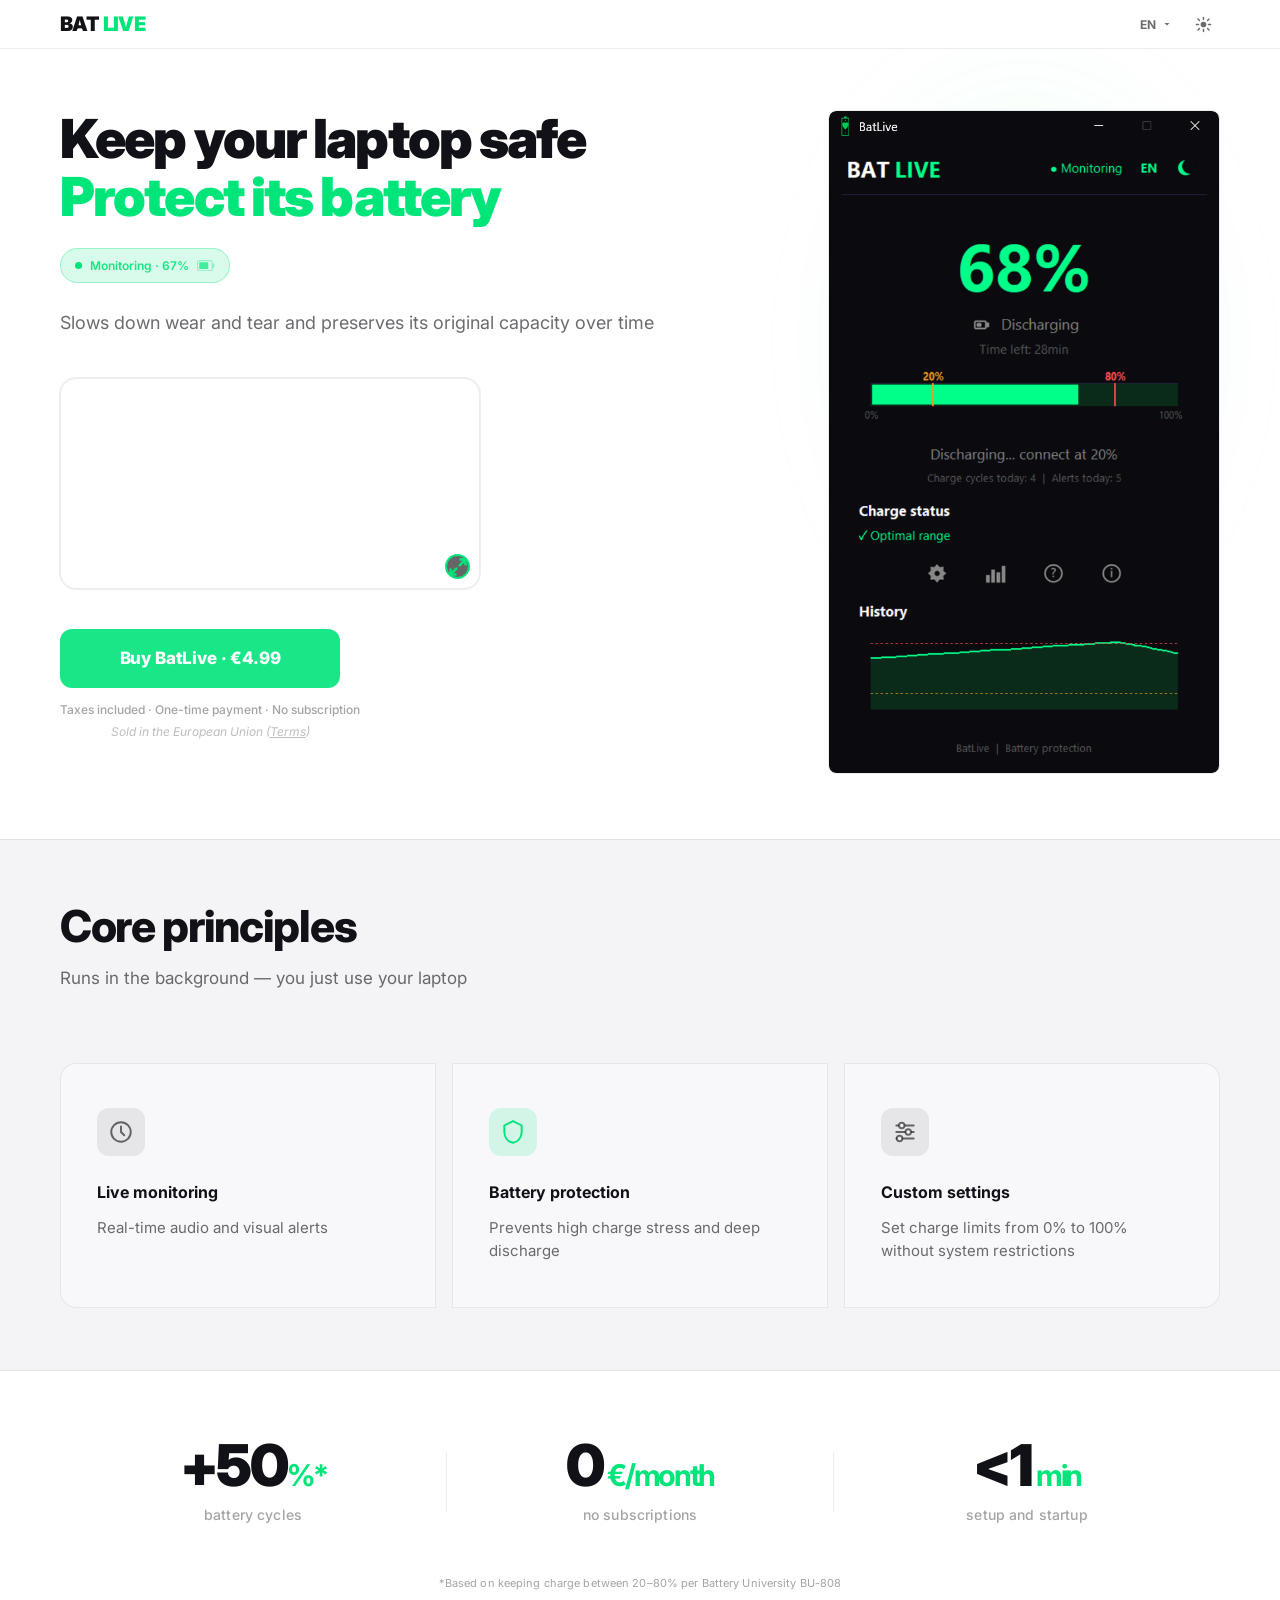
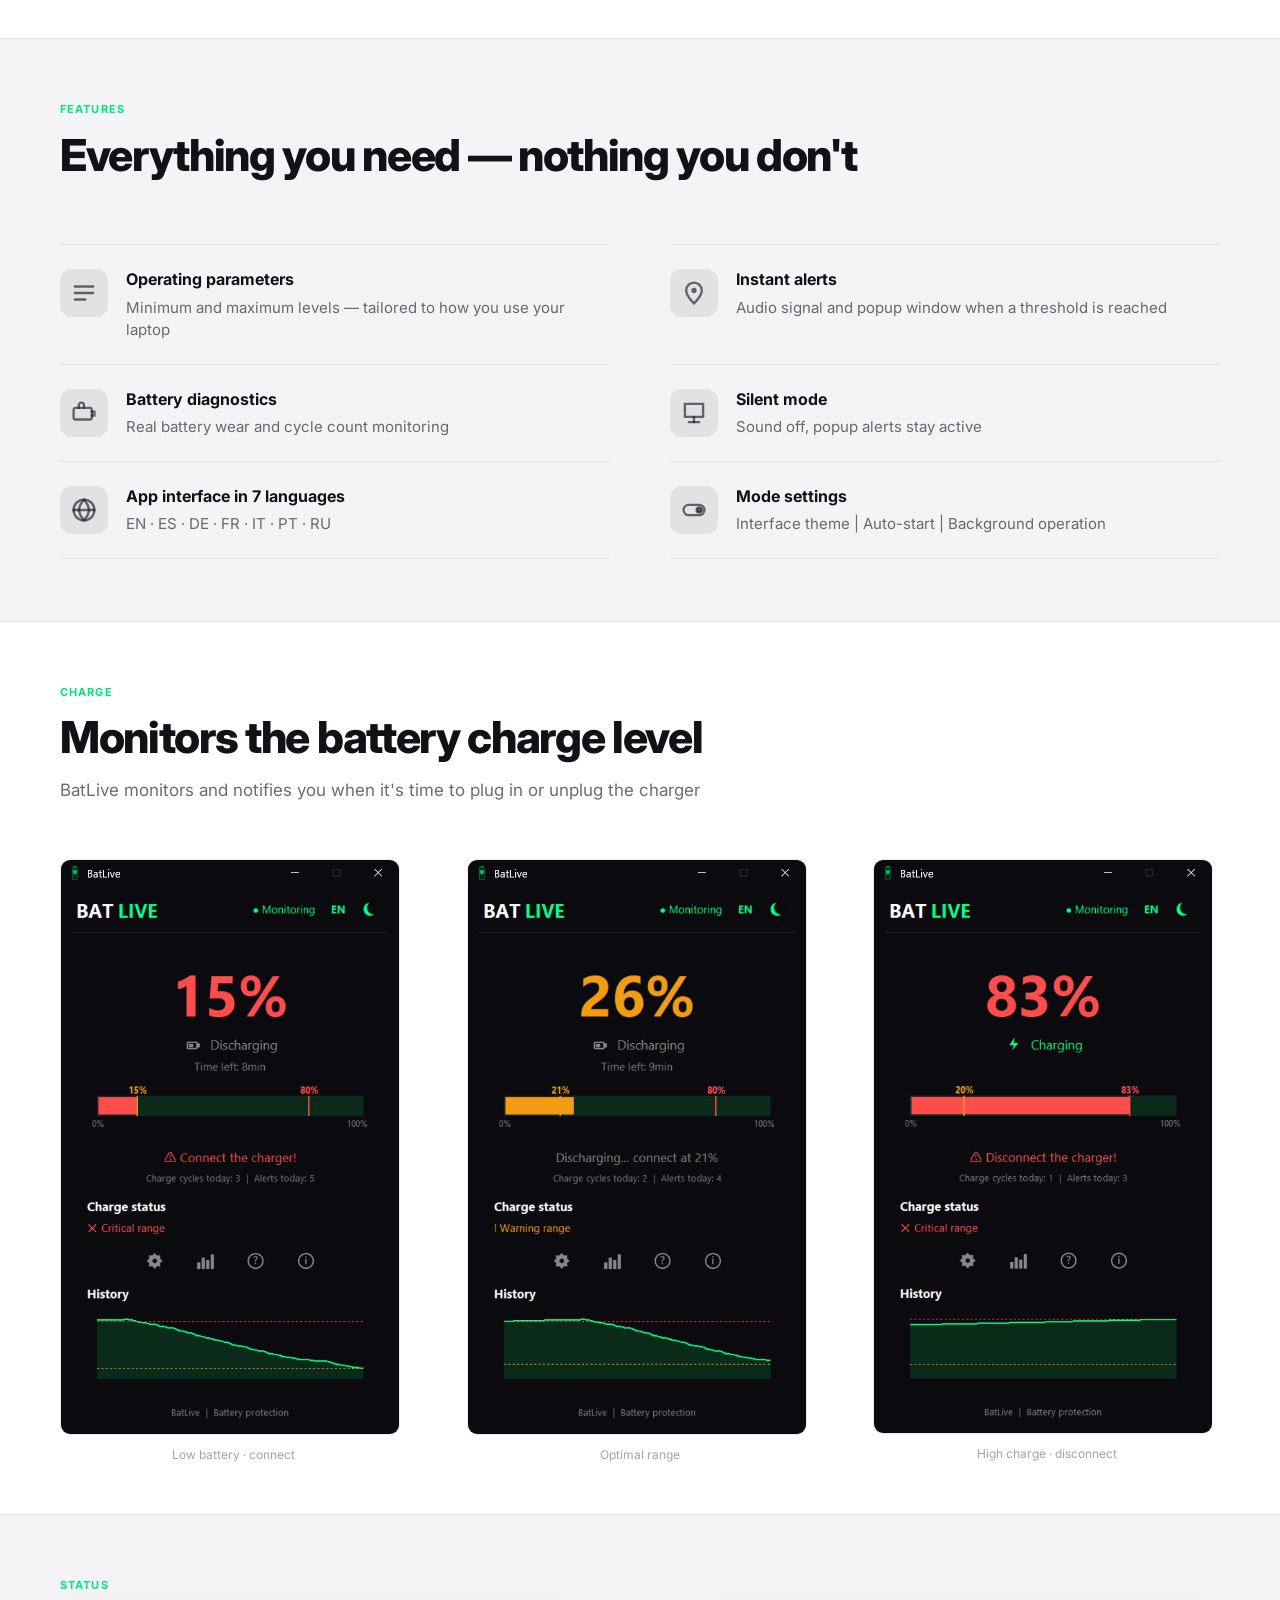
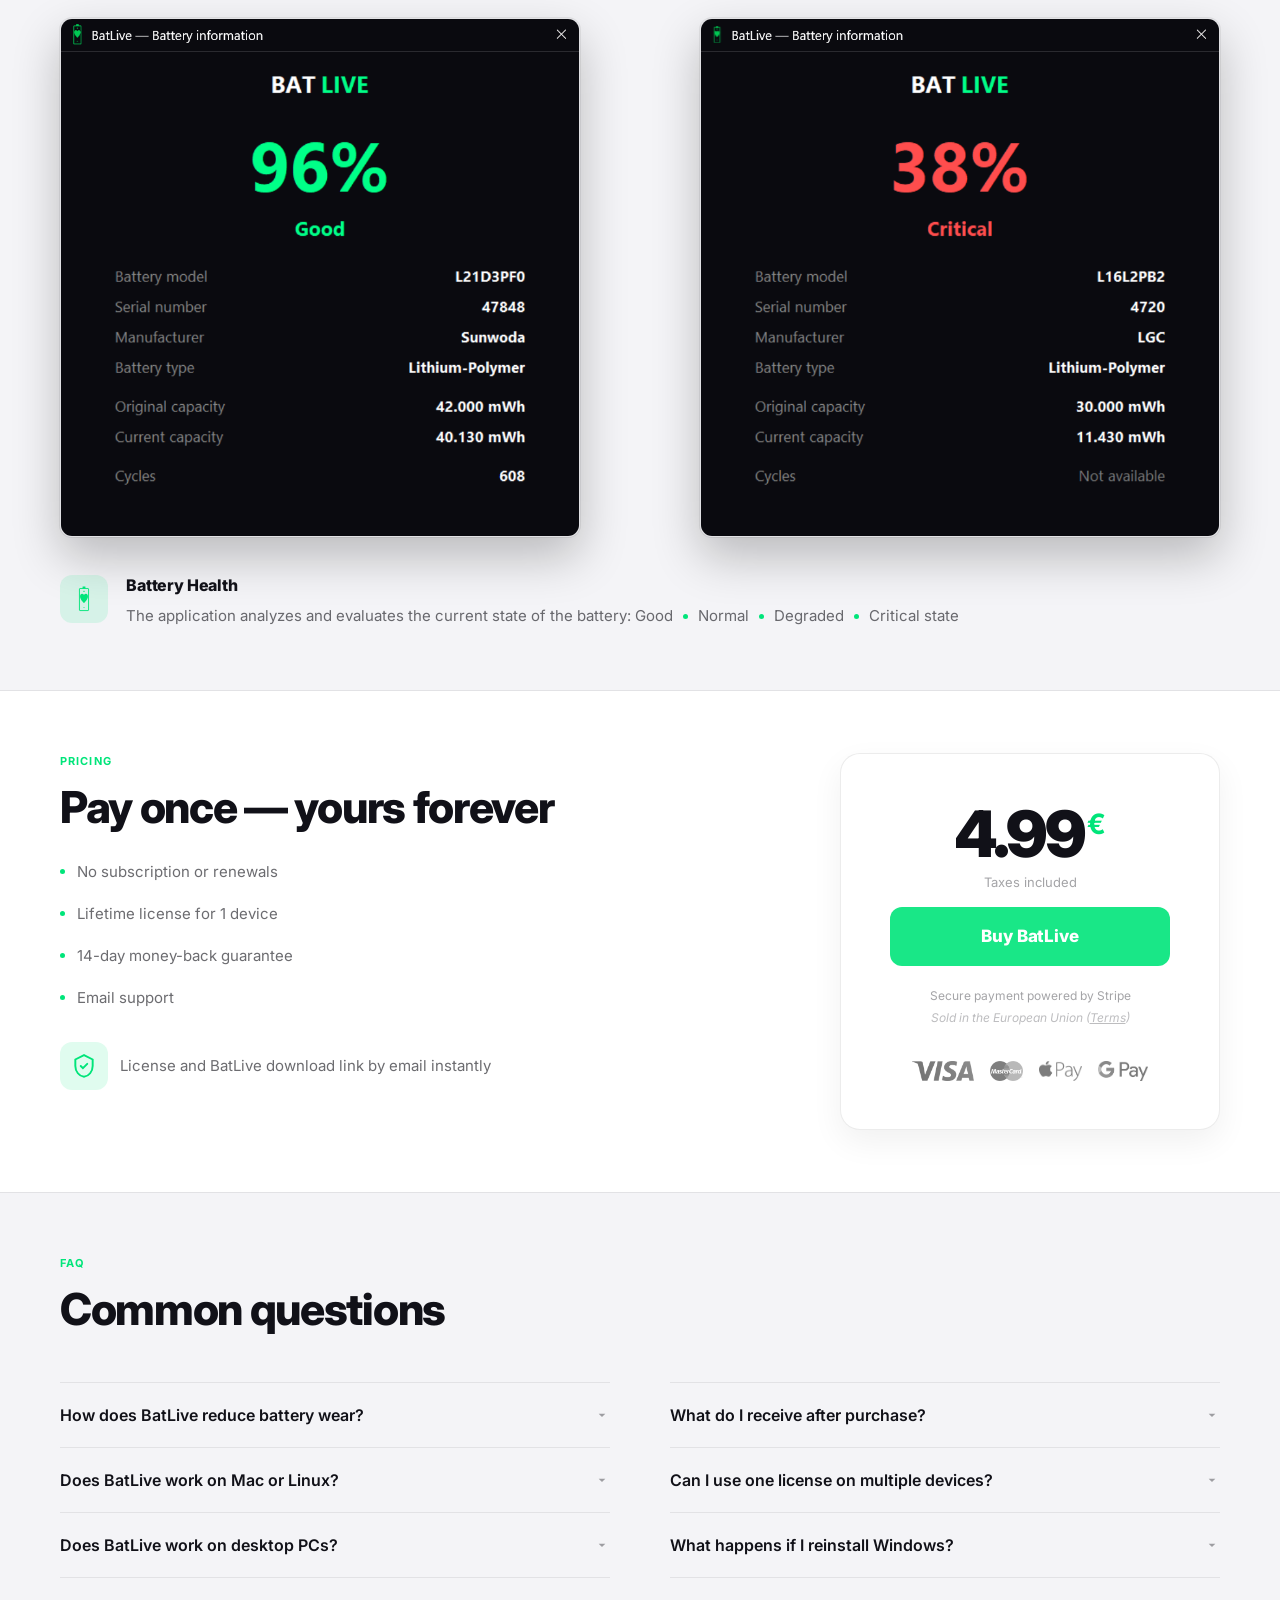
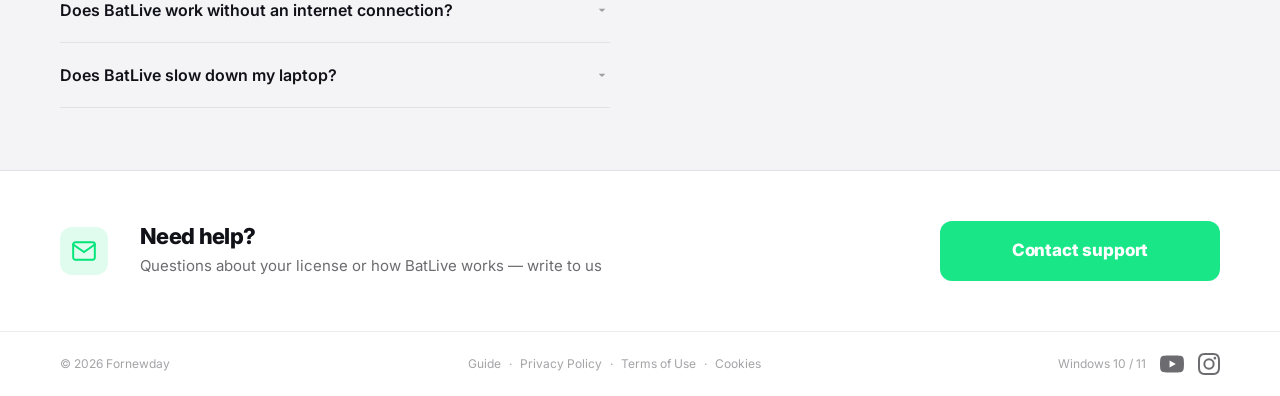
<file: index.html>
<!DOCTYPE html>
<!-- ════════════════════════════════════════════════════════════════
     BATLIVE — INDEX.HTML

     ÍNDICE
     ────────────────────────────────────────────────────────────────
     1.  NAVBAR
     2.  HERO
     3.  WHAT (pillars)
     4.  STATS
     5.  FEATURES
     6.  SCREENSHOTS
     7.  STATE (estado y ajustes)
     8.  PRICING
     9.  FAQ
     10. CONTACT
     11. FOOTER
     12. MODAL SOPORTE
     ════════════════════════════════════════════════════════════════ -->
<html lang="en" data-theme="light">
<head>
  <meta charset="UTF-8">
  <meta name="viewport" content="width=device-width, initial-scale=1.0">
  <meta name="google-site-verification" content="wJ-PqMSINrafxOIUrueweF-pN8GTMXN6O-UApmkroXY" />
  <title>BatLive: Protects laptop battery with charge and discharge alerts</title>
  <meta name="description" content="BatLive monitors your Windows laptop battery in real time, alerts you when to plug or unplug the charger, and prevents wear from overcharging. One-time payment, no subscription.">
  <meta name="author" content="Fornewday">

  <!-- Open Graph (Reddit, WhatsApp, Twitter, LinkedIn) -->
  <meta property="og:type" content="website">
  <meta property="og:url" content="https://batlive.app/">
  <meta property="og:title" content="BatLive: Protects laptop battery with charge and discharge alerts">
  <meta property="og:description" content="Monitor your laptop battery, get alerts when to plug/unplug and extend its life. One-time 4.99€, no subscription.">
  <meta property="og:image" content="https://batlive.app/img/banner-final.png">

  <!-- Twitter Card -->
  <meta name="twitter:card" content="summary_large_image">
  <meta name="twitter:title" content="BatLive: Protects laptop battery with charge and discharge alerts">
  <meta name="twitter:description" content="Monitor your laptop battery and extend its life. One-time payment.">
  <meta name="twitter:image" content="https://batlive.app/img/banner-final.png">

  <link rel="preconnect" href="https://fonts.googleapis.com">
  <link rel="preconnect" href="https://fonts.gstatic.com" crossorigin>
  <link href="https://fonts.googleapis.com/css2?family=Inter:wght@400;500;600;700;800;900&display=swap" rel="stylesheet">
  <link rel="icon" type="image/x-icon" href="img/favicon.ico">
  <link rel="icon" type="image/svg+xml" href="img/favicon.svg">
  <link rel="icon" type="image/png" sizes="96x96" href="img/favicon-96x96.png">
  <link rel="icon" type="image/png" sizes="192x192" href="img/web-app-manifest-192x192.png">
  <link rel="icon" type="image/png" sizes="512x512" href="img/web-app-manifest-512x512.png">
  <link rel="apple-touch-icon" href="img/apple-touch-icon.png">
  <link rel="manifest" href="img/site.webmanifest">
  <link rel="stylesheet" href="style.css">

  <script type="application/ld+json">
  {
    "@context": "https://schema.org",
    "@type": "SoftwareApplication",
    "name": "BatLive",
    "operatingSystem": "Windows 10, Windows 11",
    "applicationCategory": "UtilitiesApplication",
    "description": "Windows tool to extend battery life via custom alerts and real-time health monitoring.",
    "softwareVersion": "1.0.4",
    "url": "https://batlive.app",
    "image": "https://batlive.app/img/banner-final.png",
    "author": {
      "@type": "Organization",
      "name": "Fornewday",
      "url": "https://batlive.app"
    },
    "offers": {
      "@type": "Offer",
      "price": "4.99",
      "priceCurrency": "EUR",
      "availability": "https://schema.org/InStock"
    }
  }
  </script>
</head>
<body>

<!-- ── 1. NAVBAR ──────────────────────────────────────────── -->
<nav id="navbar">
  <div class="nav-inner">
  <div class="logo">BAT <span class="accent">LIVE</span></div>
  <div class="nav-right">
    <div class="lang-dropdown">
      <button class="lang-btn" id="lang-btn" onclick="toggleLangMenu(event)" aria-label="Idioma">
        <span id="lang-current">EN</span>
        <svg viewBox="0 0 24 24" fill="currentColor" width="12" height="12"><path d="M7 10l5 5 5-5z"/></svg>
      </button>
      <div class="lang-menu" id="lang-menu">
        <button onclick="setLang('en')" id="opt-en">English</button>
        <button onclick="setLang('es')" id="opt-es">Español</button>
        <button onclick="setLang('ru')" id="opt-ru">Русский</button>
      </div>
    </div>
    <button class="theme-btn" onclick="toggleTheme()" aria-label="Cambiar tema">
      <!-- luna -->
      <svg class="icon-moon" viewBox="0 0 24 24" fill="currentColor" width="17" height="17">
        <path d="M12 3a9 9 0 1 0 9 9c0-.46-.04-.92-.1-1.36a5.4 5.4 0 0 1-4.4 2.26 5.4 5.4 0 0 1-3.14-9.8c-.44-.06-.9-.1-1.36-.1z"/>
      </svg>
      <!-- sol -->
      <svg class="icon-sun" viewBox="0 0 24 24" fill="none" stroke="currentColor" stroke-width="2" stroke-linecap="round" width="17" height="17">
        <circle cx="12" cy="12" r="4" fill="currentColor" stroke="none"/>
        <line x1="12" y1="2"  x2="12" y2="5"/>
        <line x1="12" y1="19" x2="12" y2="22"/>
        <line x1="2"  y1="12" x2="5"  y2="12"/>
        <line x1="19" y1="12" x2="22" y2="12"/>
        <line x1="4.2"  y1="4.2"  x2="6.3"  y2="6.3"/>
        <line x1="17.7" y1="17.7" x2="19.8" y2="19.8"/>
        <line x1="4.2"  y1="19.8" x2="6.3"  y2="17.7"/>
        <line x1="17.7" y1="6.3"  x2="19.8" y2="4.2"/>
      </svg>
    </button>
  </div>
  </div>
</nav>

<!-- ── 2. HERO ────────────────────────────────────────────── -->
<section class="hero">
  <div class="hero-inner">
    <div class="hero-text">
      <h1 id="hero-h1">
        Extend your laptop's<br>
        <span class="accent">battery life</span>
      </h1>

      <!-- barra de estado animada — firma del diseño -->
      <div class="status-bar" aria-hidden="true">
        <span class="status-dot"></span>
        <span class="status-text" id="status-text">Monitoring · 67%</span>
        <span class="status-charge">
          <svg viewBox="0 0 16 10" fill="none" width="18">
            <rect x="0.5" y="0.5" width="13" height="9" rx="1.5" stroke="currentColor" stroke-opacity="0.5"/>
            <rect x="13.5" y="3" width="2" height="4" rx="0.5" fill="currentColor" fill-opacity="0.4"/>
            <rect x="2" y="2" width="8" height="6" rx="0.5" fill="currentColor"/>
          </svg>
        </span>
      </div>

      <p class="hero-sub" id="hero-sub">Reduces wear and preserves capacity for years to come</p>

      <div class="hero-video-wrap" id="hero-video-wrap">
        <video class="hero-video" id="hero-video" muted loop playsinline autoplay>
          <source src="./img/demo.mp4" type="video/mp4">
        </video>
        <button class="sound-toggle expand-toggle" id="expand-toggle" aria-label="Expand video" onclick="openVideoModal()">
          <svg xmlns="http://www.w3.org/2000/svg" viewBox="0 0 24 24" width="20" height="20" fill="none" stroke="currentColor" stroke-width="3" stroke-linecap="round" stroke-linejoin="round">
            <polyline points="15 3 21 3 21 9"></polyline>
            <polyline points="9 21 3 21 3 15"></polyline>
            <line x1="21" y1="3" x2="14" y2="10"></line>
            <line x1="3" y1="21" x2="10" y2="14"></line>
          </svg>
        </button>
      </div>

      <div class="cta-block">
        <a href="#" class="btn-primary" id="hero-btn" onclick="alert('Sales temporarily paused\nDEMO VERSION'); return false;">
          <span id="hero-btn-text">Buy BatLive · €4.99</span>
        </a>
        <p class="cta-note" id="hero-note">Taxes included · One-time payment · No subscription</p>
      </div>
    </div>

    <div class="hero-visual">
      <div class="app-frame">
        <img src="./img/app-screenshot.png" alt="BatLive"
             onerror="this.style.display='none';this.nextElementSibling.style.display='flex'">
        <div class="img-placeholder" style="display:none">
          <svg viewBox="0 0 60 80" fill="none" width="60" opacity="0.3">
            <rect x="4" y="2" width="52" height="76" rx="6" stroke="currentColor" stroke-width="2"/>
            <rect x="12" y="10" width="36" height="8" rx="2" fill="currentColor" opacity="0.3"/>
            <rect x="12" y="24" width="36" height="4" rx="2" fill="currentColor" opacity="0.2"/>
            <rect x="12" y="32" width="24" height="4" rx="2" fill="currentColor" opacity="0.2"/>
          </svg>
          <span>app-screenshot.png</span>
        </div>
      </div>
    </div>
  </div>
</section>

<div class="video-modal" id="video-modal">
  <div class="video-modal-panel">
    <button class="sound-toggle video-modal-close" id="video-modal-close" aria-label="Close video" onclick="closeVideoModal()">
      <svg xmlns="http://www.w3.org/2000/svg" viewBox="0 0 24 24" width="20" height="20" fill="none" stroke="currentColor" stroke-width="2" stroke-linecap="round" stroke-linejoin="round">
        <line x1="18" y1="6" x2="6" y2="18"></line>
        <line x1="6" y1="6" x2="18" y2="18"></line>
      </svg>
    </button>
    <div class="video-modal-inner" id="video-modal-inner"></div>
    <div class="video-modal-sound-row" id="video-modal-sound-row">
      <button class="sound-toggle" id="sound-toggle" aria-label="Toggle sound" onclick="toggleSound()">
        <svg xmlns="http://www.w3.org/2000/svg" viewBox="0 0 24 24" width="20" height="20" fill="none" stroke="currentColor" stroke-width="2" stroke-linecap="round" stroke-linejoin="round">
          <path d="M4 9v6h4l5 5V4L8 9H4z"></path>
          <line class="sound-x" x1="17" y1="9" x2="23" y2="15"></line>
          <line class="sound-x" x1="23" y1="9" x2="17" y2="15"></line>
          <path class="sound-wave" d="M16 9a5 5 0 0 1 0 6"></path>
          <path class="sound-wave" d="M19 6.5a9 9 0 0 1 0 11"></path>
        </svg>
      </button>
      <p class="hero-video-caption" id="hero-video-caption">Sound on alert</p>
    </div>
  </div>
</div>

<!-- ── 3. WHAT (pillars) ──────────────────────────────────── -->
<section class="what reveal">
  <div class="container">
    <div class="what-header">
      <h2 id="what-h2">Three principles of protection</h2>
      <p class="section-sub" id="what-sub">Runs in the background — you just use your laptop</p>
    </div>
    <div class="pillars">

      <div class="pillar reveal-child">
        <div class="pillar-icon">
          <svg viewBox="0 0 24 24" fill="none" stroke="currentColor" stroke-width="1.8" stroke-linecap="round" width="26" height="26">
            <circle cx="12" cy="12" r="9"/>
            <polyline points="12 7 12 12 15 15"/>
          </svg>
        </div>
        <h3 id="p1-title">Background monitoring</h3>
        <p id="p1-text">Lives silently in the system tray, no open window required, minimal resource usage</p>
      </div>

      <div class="pillar reveal-child">
        <div class="pillar-icon pillar-icon--accent">
          <svg viewBox="0 0 24 24" fill="none" stroke="currentColor" stroke-width="1.8" stroke-linecap="round" width="26" height="26">
            <path d="M12 2L4 6v6c0 5 3.5 9.5 8 10 4.5-.5 8-5 8-10V6l-8-4z"/>
          </svg>
        </div>
        <h3 id="p2-title">Battery protection</h3>
        <p id="p2-text">Keeps charge in the safe range — cell degradation slows down significantly</p>
      </div>

      <div class="pillar reveal-child">
        <div class="pillar-icon">
          <svg viewBox="0 0 24 24" fill="none" stroke="currentColor" stroke-width="1.8" stroke-linecap="round" width="26" height="26">
            <line x1="4" y1="6" x2="20" y2="6"/>
            <line x1="4" y1="12" x2="20" y2="12"/>
            <line x1="4" y1="18" x2="20" y2="18"/>
            <circle cx="9" cy="6" r="2.5" fill="var(--bg-2)"/>
            <circle cx="15" cy="12" r="2.5" fill="var(--bg-2)"/>
            <circle cx="7" cy="18" r="2.5" fill="var(--bg-2)"/>
          </svg>
        </div>
        <h3 id="p3-title">Your rules</h3>
        <p id="p3-text">Set a minimum and maximum threshold — the app alerts you when it's time to act</p>
      </div>

    </div>
  </div>
</section>

<!-- ── 4. STATS ───────────────────────────────────────────── -->
<section class="stats reveal">
  <div class="container">
    <div class="stats-grid">
      <div class="stat reveal-child">
        <div class="stat-num">+50<span class="stat-unit">%*</span></div>
        <div class="stat-label" id="stat1-label">capacity preserved</div>
      </div>
      <div class="stat-divider"></div>
      <div class="stat reveal-child">
        <div class="stat-num">0<span class="stat-unit" id="stat2-unit"> €/month</span></div>
        <div class="stat-label" id="stat2-label">no subscriptions</div>
      </div>
      <div class="stat-divider"></div>
      <div class="stat reveal-child">
        <div class="stat-num">&lt;1<span class="stat-unit"> min</span></div>
        <div class="stat-label" id="stat3-label">setup and launch</div>
      </div>
    </div>
    <p class="stats-footnote" id="stats-footnote">* Keeping charge between 20–80% per Battery University BU-808</p>
  </div>
</section>

<!-- ── 5. FEATURES ────────────────────────────────────────── -->
<section class="features reveal">
  <div class="container">
    <div class="features-header">
      <p class="eyebrow" id="feat-eyebrow">Features</p>
      <h2 id="feat-h2">Everything you need — nothing you don't</h2>
    </div>

    <ul class="feat-grid">
      <li class="feat-item reveal-child">
        <span class="feat-icon">
          <svg viewBox="0 0 20 20" fill="none" stroke="currentColor" stroke-width="1.8" stroke-linecap="round" width="18" height="18">
            <path d="M3 10h14M3 5h14M3 15h8"/>
          </svg>
        </span>
        <div>
          <strong id="f1-title">Operating parameters</strong>
          <p id="f1-text">Minimum and maximum — tailored to how you use your laptop</p>
        </div>
      </li>
      <li class="feat-item reveal-child">
        <span class="feat-icon">
          <svg viewBox="0 0 20 20" fill="none" stroke="currentColor" stroke-width="1.8" stroke-linecap="round" width="18" height="18">
            <path d="M10 2a6 6 0 0 0-6 6c0 4 6 10 6 10s6-6 6-10a6 6 0 0 0-6-6z"/>
            <circle cx="10" cy="8" r="2" fill="currentColor" stroke="none"/>
          </svg>
        </span>
        <div>
          <strong id="f2-title">Instant alerts</strong>
          <p id="f2-text">Audio signal and popup window when a threshold is reached</p>
        </div>
      </li>
      <li class="feat-item reveal-child">
        <span class="feat-icon">
          <svg viewBox="0 0 20 20" fill="none" stroke="currentColor" stroke-width="1.8" stroke-linecap="round" width="18" height="18">
            <rect x="2" y="6" width="14" height="9" rx="1.5"/>
            <path d="M16 9h2v3h-2"/>
            <path d="M6 6V4a2 2 0 0 1 4 0v2"/>
          </svg>
        </span>
        <div>
          <strong id="f3-title">Battery diagnostics</strong>
          <p id="f3-text">Real battery wear and cycle count monitoring</p>
        </div>
      </li>
      <li class="feat-item reveal-child">
        <span class="feat-icon">
          <svg viewBox="0 0 20 20" fill="none" stroke="currentColor" stroke-width="1.8" stroke-linecap="round" width="18" height="18">
            <path d="M3 3h14v10H3z" rx="1"/>
            <line x1="6" y1="17" x2="14" y2="17"/>
            <line x1="10" y1="13" x2="10" y2="17"/>
          </svg>
        </span>
        <div>
          <strong id="f4-title">Silent mode</strong>
          <p id="f4-text">Sound off, popup alerts stay active</p>
        </div>
      </li>
      <li class="feat-item reveal-child">
        <span class="feat-icon">
          <svg viewBox="0 0 20 20" fill="none" stroke="currentColor" stroke-width="1.8" stroke-linecap="round" width="18" height="18">
            <circle cx="10" cy="10" r="8"/>
            <path d="M10 2a15.3 15.3 0 0 1 4 8 15.3 15.3 0 0 1-4 8 15.3 15.3 0 0 1-4-8 15.3 15.3 0 0 1 4-8z"/>
            <path d="M2 10h16"/>
          </svg>
        </span>
        <div>
          <strong id="f6-title">App interface in 7 languages</strong>
          <p id="f6-text">EN · ES · DE · FR · IT · PT · RU</p>
        </div>
      </li>
      <li class="feat-item reveal-child">
        <span class="feat-icon">
          <svg viewBox="0 0 20 20" fill="none" stroke="currentColor" stroke-width="1.8" stroke-linecap="round" width="18" height="18">
            <rect x="2" y="6" width="16" height="8" rx="4"/>
            <circle cx="14" cy="10" r="2" fill="currentColor"/>
          </svg>
        </span>
        <div>
          <strong id="f5-title">Mode settings</strong>
          <p id="f5-text">Interface theme | Auto-start | Background operation</p>
        </div>
      </li>
    </ul>
  </div>
</section>

<!-- ── 6. SCREENSHOTS ─────────────────────────────────────── -->
<section class="screenshots reveal">
  <div class="container">
    <div class="screenshots-header">
      <p class="eyebrow" id="ss-eyebrow">Charge</p>
      <h2 id="ss-h2">Monitors the battery charge level</h2>
      <p class="section-sub" id="ss-sub">BatLive monitors and notifies you when it's time to plug in or unplug the charger.</p>
    </div>

    <!-- 3 capturas verticales -->
    <div class="ss-grid-top">
      <div class="ss-item reveal-child">
        <img src="./img/app-low.png" alt="Low battery"
             onerror="this.style.display='none';this.nextElementSibling.style.display='flex'">
        <div class="ss-placeholder">app-low.png</div>
        <p class="ss-caption" id="ss1-cap">Low battery · connect</p>
      </div>
      <div class="ss-item reveal-child">
        <img src="./img/app-discharge.png" alt="Discharging"
             onerror="this.style.display='none';this.nextElementSibling.style.display='flex'">
        <div class="ss-placeholder">app-discharge.png</div>
        <p class="ss-caption" id="ss2-cap">Normal use · 31%</p>
      </div>
      <div class="ss-item reveal-child">
        <img src="./img/app-high.png" alt="High charge"
             onerror="this.style.display='none';this.nextElementSibling.style.display='flex'">
        <div class="ss-placeholder">app-high.png</div>
        <p class="ss-caption" id="ss3-cap">High charge · disconnect</p>
      </div>
    </div>
  </div>
</section>

<!-- ── 7. STATE (estado y ajustes) ────────────────────────── -->
<section class="state reveal">
  <div class="container">
    <div class="state-header">
      <p class="eyebrow" id="state-eyebrow">Status</p>
    </div>

    <div class="state-grid">
      <img class="state-shot state-shot--left  reveal-child" src="./img/app-battery.png"     alt="Battery health · 96%" onerror="this.style.display='none'">
      <img class="state-shot state-shot--right reveal-child" src="./img/app-battery-critical.png" alt="Battery critical · 38%"     onerror="this.style.display='none'">
    </div>

    <div class="state-diag reveal-child">
      <div class="state-diag-icon">
        <svg viewBox="0 0 200 400" fill="none" width="42" height="42">
          <rect x="78" y="8" width="44" height="32" rx="4" fill="currentColor"/>
          <rect x="30" y="38" width="140" height="340" rx="8" fill="none" stroke="currentColor" stroke-width="14"/>
          <g fill="currentColor">
            <rect x="96" y="68" width="8" height="26" rx="1"/>
            <rect x="88" y="77" width="24" height="8" rx="1"/>
          </g>
          <g transform="translate(100, 200) scale(1.6)">
            <path d="M0,38 C0,38 -38,5 -38,-25 C-38,-48 -20,-60 0,-42 C20,-60 38,-48 38,-25 C38,5 0,38 0,38 Z" fill="currentColor"/>
          </g>
          <rect x="88" y="325" width="24" height="8" rx="1" fill="currentColor"/>
        </svg>
      </div>
      <div class="state-diag-text">
        <h3 id="state-diag-title">Battery wear diagnostics and cycle monitoring</h3>
        <p id="state-diag-text">BatLive uses system data on charge cycles and battery capacity to accurately evaluate its real condition. The application analyzes the level of battery wear and clearly displays its current health status: from «Good» and «Fair» to «Degraded» or «Critical».</p>
      </div>
    </div>
  </div>
</section>

<!-- ── 8. PRICING ─────────────────────────────────────────── -->
<section class="pricing reveal">
  <div class="container">
    <div class="pricing-card">
      <div class="pricing-left">
        <p class="eyebrow" id="price-eyebrow">Pricing</p>
        <h2 id="price-h2">One price. Forever.</h2>
        <ul class="price-perks">
          <li id="perk-sub">No subscription or renewals</li>
          <li id="perk1">Lifetime license for 1 device</li>
          <li id="perk-refund">14-day money-back guarantee</li>
          <li id="perk3">Email support</li>
        </ul>
        <div class="price-extra-block">
          <div class="price-extra-icon">
            <svg viewBox="0 0 24 24" fill="none" stroke="currentColor" stroke-width="1.8" stroke-linecap="round" width="26" height="26">
              <path d="M12 2L4 6v6c0 5 3.5 9.5 8 10 4.5-.5 8-5 8-10V6l-8-4z"/>
              <polyline points="9 12 11 14 15 10"/>
            </svg>
          </div>
          <p class="price-extra" id="price-extra">Receive your license key instantly by email after payment</p>
        </div>
      </div>
      <div class="pricing-right">
        <div class="price-amount">
          <span class="price-num" id="price-num">4,99</span>
          <span class="price-currency">€</span>
        </div>
        <span class="price-tax" id="price-tax">Taxes included</span>
        <a href="#" class="btn-primary" id="price-btn" onclick="alert('Sales temporarily paused\nDEMO VERSION'); return false;">
          <span id="price-btn-text">Buy BatLive</span>
        </a>
        <p class="price-secure" id="price-secure">Secure payment via Stripe</p>
        <div class="price-methods" aria-label="Payment methods">
          <img src="./img/pay-visa.png" alt="Visa">
          <img src="./img/pay-mastercard.png" alt="Mastercard">
          <img src="./img/pay-applepay.png" alt="Apple Pay">
          <img src="./img/pay-googlepay.png" alt="Google Pay">
        </div>
      </div>
    </div>
  </div>
</section>

<!-- ── 9. FAQ ─────────────────────────────────────────────── -->
<section class="faq reveal">
  <div class="container">
    <div class="faq-header">
      <p class="eyebrow" id="faq-eyebrow">FAQ</p>
      <h2 id="faq-h2">Common questions</h2>
    </div>
    <div class="faq-list">

      <!-- Columna izquierda (valor y producto) -->

      <div class="faq-item reveal-child">
        <button class="faq-q" onclick="toggleFaq(this)">
          <span id="fq3">How does BatLive reduce battery wear?</span>
          <svg class="faq-arrow" viewBox="0 0 24 24" fill="currentColor" width="16" height="16"><path d="M7 10l5 5 5-5z"/></svg>
        </button>
        <div class="faq-a"><p id="fa3">BatLive helps reduce battery wear by reminding you when to plug in or unplug your charger. Battery wear increases when the battery stays at 100% for extended periods (high-voltage stress) or drops below 20% (deep discharge). BatLive monitors these conditions and alerts you to keep your battery within the optimal 20–80% charge range, where battery wear is lower.</p></div>
      </div>

      <div class="faq-item reveal-child">
        <button class="faq-q" onclick="toggleFaq(this)">
          <span id="fq1">Does BatLive work on Mac or Linux?</span>
          <svg class="faq-arrow" viewBox="0 0 24 24" fill="currentColor" width="16" height="16"><path d="M7 10l5 5 5-5z"/></svg>
        </button>
        <div class="faq-a"><p id="fa1">No. BatLive is only available for Windows 10 and Windows 11. There are currently no versions for Mac or Linux.</p></div>
      </div>

      <div class="faq-item reveal-child">
        <button class="faq-q" onclick="toggleFaq(this)">
          <span id="fq2">Does BatLive work on desktop PCs?</span>
          <svg class="faq-arrow" viewBox="0 0 24 24" fill="currentColor" width="16" height="16"><path d="M7 10l5 5 5-5z"/></svg>
        </button>
        <div class="faq-a"><p id="fa2">No. BatLive is designed exclusively for laptops.</p></div>
      </div>

      <div class="faq-item reveal-child">
        <button class="faq-q" onclick="toggleFaq(this)">
          <span id="fq5">Does BatLive work without an internet connection?</span>
          <svg class="faq-arrow" viewBox="0 0 24 24" fill="currentColor" width="16" height="16"><path d="M7 10l5 5 5-5z"/></svg>
        </button>
        <div class="faq-a"><p id="fa5">Yes. You only need an internet connection once to activate your license. After that, BatLive runs locally and continues protecting your battery even when you're offline. Your license is automatically revalidated in the background every 7 days.</p></div>
      </div>

      <div class="faq-item reveal-child">
        <button class="faq-q" onclick="toggleFaq(this)">
          <span id="fq4">Does BatLive slow down my laptop?</span>
          <svg class="faq-arrow" viewBox="0 0 24 24" fill="currentColor" width="16" height="16"><path d="M7 10l5 5 5-5z"/></svg>
        </button>
        <div class="faq-a"><p id="fa4">No. BatLive uses less than 20 MB of RAM and checks your battery once every second. The impact on performance is negligible.</p></div>
      </div>

      <!-- Columna derecha (logística y compra) -->

      <div class="faq-item reveal-child">
        <button class="faq-q" onclick="toggleFaq(this)">
          <span id="fq9">What do I receive after purchase?</span>
          <svg class="faq-arrow" viewBox="0 0 24 24" fill="currentColor" width="16" height="16"><path d="M7 10l5 5 5-5z"/></svg>
        </button>
        <div class="faq-a"><p id="fa9">You'll receive your license key and download link by email. Simply download BatLive, install it, enter your license key, and you're ready to go!</p></div>
      </div>

      <div class="faq-item reveal-child">
        <button class="faq-q" onclick="toggleFaq(this)">
          <span id="fq7">Can I use one license on multiple devices?</span>
          <svg class="faq-arrow" viewBox="0 0 24 24" fill="currentColor" width="16" height="16"><path d="M7 10l5 5 5-5z"/></svg>
        </button>
        <div class="faq-a"><p id="fa7">No. Each license is linked to a single device (HWID). A separate license key is required for each laptop.</p></div>
      </div>

      <div class="faq-item reveal-child">
        <button class="faq-q" onclick="toggleFaq(this)">
          <span id="fq8">What happens if I reinstall Windows?</span>
          <svg class="faq-arrow" viewBox="0 0 24 24" fill="currentColor" width="16" height="16"><path d="M7 10l5 5 5-5z"/></svg>
        </button>
        <div class="faq-a"><p id="fa8">If you reinstall Windows on the same laptop, your license will be automatically reactivated because it is linked to your laptop's hardware identifier (HWID). You only need to enter your license key again.</p></div>
      </div>

      <div class="faq-item reveal-child">
        <button class="faq-q" onclick="toggleFaq(this)">
          <span id="fq10">Do you offer refunds?</span>
          <svg class="faq-arrow" viewBox="0 0 24 24" fill="currentColor" width="16" height="16"><path d="M7 10l5 5 5-5z"/></svg>
        </button>
        <div class="faq-a"><p id="fa10">BatLive is a digital product delivered immediately after purchase, so the 14-day right of withdrawal is waived during checkout. However, if you experience a technical issue, contact us within 14 days of purchase, and we'll review your case individually.</p></div>
      </div>

      <div class="faq-item reveal-child">
        <button class="faq-q" onclick="toggleFaq(this)">
          <span id="fq6">What data does BatLive collect?</span>
          <svg class="faq-arrow" viewBox="0 0 24 24" fill="currentColor" width="16" height="16"><path d="M7 10l5 5 5-5z"/></svg>
        </button>
        <div class="faq-a"><p id="fa6">BatLive respects your privacy. It only uses your hardware identifier (HWID) to validate your license and your battery's technical data to display your battery history. We do not collect personal data, track your activity, or share any information with third parties.</p></div>
      </div>

    </div>
  </div>
</section>

<!-- ── 11. CONTACT ─────────────────────────────────────────── -->
<section class="contact reveal">
  <div class="container">
    <div class="contact-inner">
      <div class="contact-icon">
        <svg viewBox="0 0 24 24" fill="none" stroke="currentColor" stroke-width="1.8" stroke-linecap="round" width="26" height="26">
          <path d="M4 4h16c1.1 0 2 .9 2 2v12c0 1.1-.9 2-2 2H4c-1.1 0-2-.9-2-2V6c0-1.1.9-2 2-2z"/>
          <polyline points="22,6 12,13 2,6"/>
        </svg>
      </div>
      <div class="contact-text">
        <h2 id="contact-h2">Need help?</h2>
        <p id="contact-sub">Questions about your license, installation issues or anything else — write to us directly.</p>
      </div>
      <a href="#" class="btn-primary" id="contact-btn" onclick="openModal(); return false;">
        Contact support
      </a>
    </div>
  </div>
</section>

<!-- ── 11. FOOTER ─────────────────────────────────────────── -->
<footer>
  <div class="container footer-inner">
    <p class="footer-copy" id="footer-copy">© 2026 Fornewday</p>
    <div class="footer-links">
      <a href="extend-battery.html">Guide</a>
      <span class="footer-sep">·</span>
      <a href="privacy.html" id="footer-privacy">Privacy Policy</a>
      <span class="footer-sep">·</span>
      <a href="terms.html" id="footer-terms">Terms of Use</a>
      <span class="footer-sep">·</span>
      <a href="cookies.html" id="footer-ck">Cookies</a>
    </div>
    <div class="footer-right-wrap">
      <span class="footer-right" id="footer-right">Windows 10 / 11</span>
      <a href="https://youtube.com/@BatLiveApp" target="_blank" rel="noopener" class="footer-brand-link" aria-label="YouTube" data-social="yt">
        <svg viewBox="0 0 24 24" width="24" height="24" fill="currentColor">
          <path d="M23.498 6.186a3.016 3.016 0 0 0-2.122-2.136C19.505 3.545 12 3.545 12 3.545s-7.505 0-9.377.505A3.017 3.017 0 0 0 .502 6.186C0 8.07 0 12 0 12s0 3.93.502 5.814a3.016 3.016 0 0 0 2.122 2.136c1.871.505 9.376.505 9.376.505s7.505 0 9.377-.505a3.015 3.015 0 0 0 2.122-2.136C24 15.93 24 12 24 12s0-3.93-.502-5.814zM9.545 15.568V8.432L15.818 12l-6.273 3.568z"/>
        </svg>
      </a>
      <a href="https://instagram.com/fornewday.official" target="_blank" rel="noopener" class="footer-brand-link" aria-label="Instagram" data-social="ig">
        <svg viewBox="0 0 24 24" width="22" height="22" fill="currentColor">
          <path d="M12 2.163c3.204 0 3.584.012 4.85.07 3.252.148 4.771 1.691 4.919 4.919.058 1.265.069 1.645.069 4.849 0 3.205-.012 3.584-.069 4.849-.149 3.225-1.664 4.771-4.919 4.919-1.266.058-1.644.07-4.85.07-3.204 0-3.584-.012-4.849-.07-3.26-.149-4.771-1.699-4.919-4.92-.058-1.265-.07-1.644-.07-4.849 0-3.204.013-3.583.07-4.849.149-3.227 1.664-4.771 4.919-4.919 1.266-.057 1.645-.069 4.849-.069zM12 0C8.741 0 8.333.014 7.053.072 2.695.272.273 2.69.073 7.052.014 8.333 0 8.741 0 12c0 3.259.014 3.668.072 4.948.2 4.358 2.618 6.78 6.98 6.98C8.333 23.986 8.741 24 12 24c3.259 0 3.668-.014 4.948-.072 4.354-.2 6.782-2.618 6.979-6.98.059-1.28.073-1.689.073-4.948 0-3.259-.014-3.667-.072-4.947-.196-4.354-2.617-6.78-6.979-6.98C15.668.014 15.259 0 12 0zm0 5.838a6.162 6.162 0 100 12.324 6.162 6.162 0 000-12.324zM12 16a4 4 0 110-8 4 4 0 010 8zm6.406-11.845a1.44 1.44 0 100 2.881 1.44 1.44 0 000-2.881z"/>
        </svg>
      </a>
      </div>
  </div>
</footer>

<!-- ── 12. MODAL SOPORTE ──────────────────────────────────────── -->
<div class="modal-overlay" id="modal-support">
  <div class="modal-box">
    <button class="modal-close" onclick="closeModal()" aria-label="Close">
      <svg viewBox="0 0 24 24" fill="none" stroke="currentColor" stroke-width="2" stroke-linecap="round" width="20" height="20">
        <line x1="18" y1="6" x2="6" y2="18"/>
        <line x1="6" y1="6" x2="18" y2="18"/>
      </svg>
    </button>
    <h3 id="modal-title">Contact support</h3>
    <form id="support-form" action="https://formspree.io/f/mzdlaqlr" method="POST">
      <label id="modal-label-email">Email</label>
      <input type="email" name="email" required id="modal-input-email" placeholder="you@example.com">
      <label id="modal-label-type">Type</label>
      <select name="type" required id="modal-select-type">
        <option value="License issue" id="modal-opt-license">License issue</option>
        <option value="Installation problem" id="modal-opt-install">Installation problem</option>
        <option value="Refund request" id="modal-opt-refund">Refund request</option>
        <option value="Other" id="modal-opt-other">Other</option>
      </select>
      <label id="modal-label-msg">Message</label>
      <textarea name="message" rows="5" required id="modal-textarea" placeholder=""></textarea>
      <button type="submit" class="btn-primary" id="modal-submit">Send</button>
    </form>
    <p class="modal-status" id="modal-status"></p>
  </div>
</div>

<script src="script.js"></script>
</body>
</html>
</file>
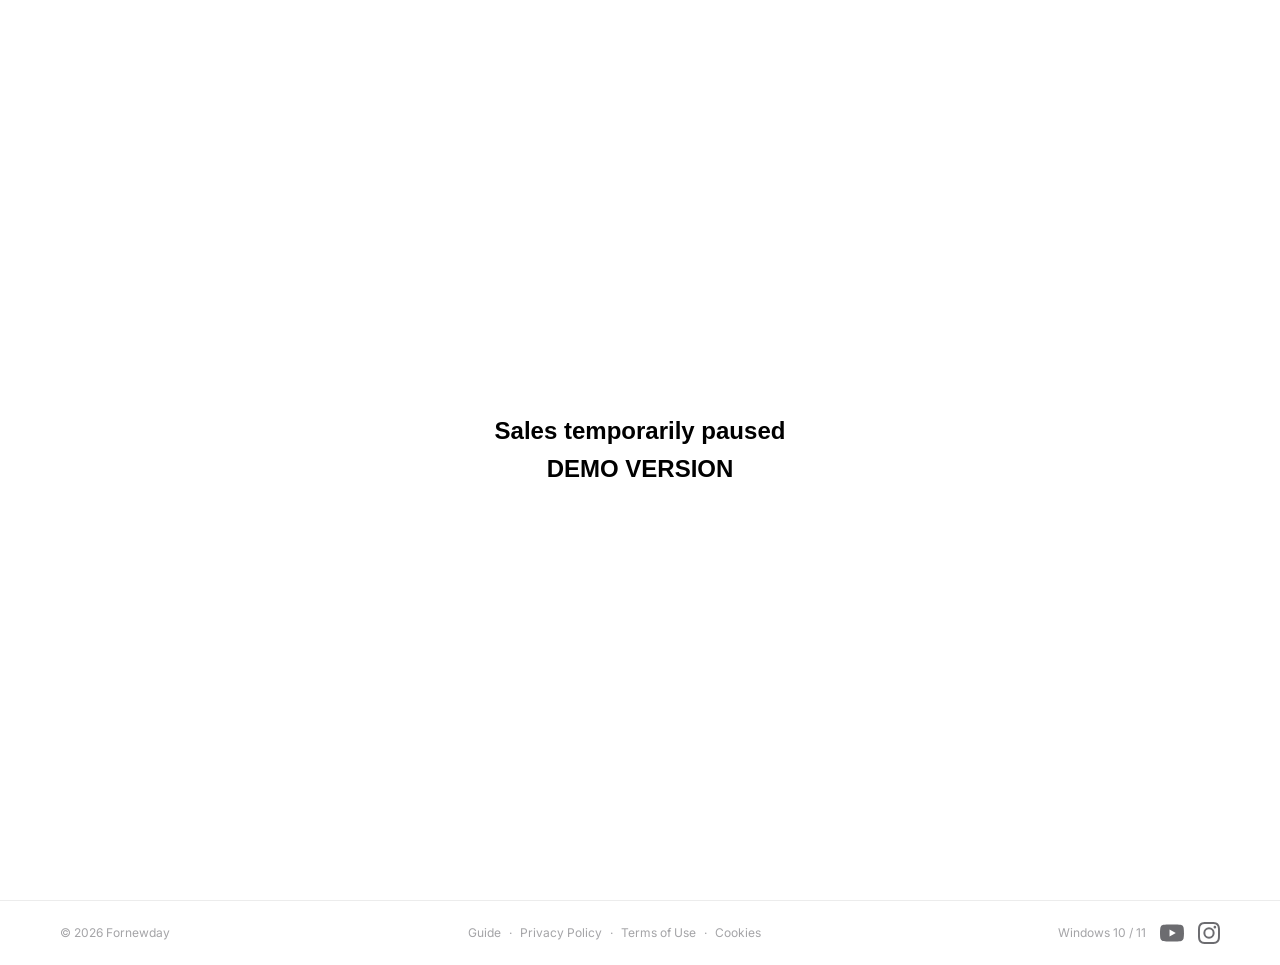
<file: checkout.html>
<!DOCTYPE html>
<!-- ════════════════════════════════════════════════════════════════
     BATLIVE — CHECKOUT.HTML
     Página intermedia legal antes del Stripe Payment Link.
     Cliente debe aceptar renuncia al desistimiento (Art. 103.m LGDCU).

     ÍNDICE
     ────────────────────────────────────────────────────────────────
     1.  NAVBAR
     2.  CHECKOUT (resumen + casilla + botón)
     3.  FOOTER
     ════════════════════════════════════════════════════════════════ -->
<html lang="en">
<head>
  <meta charset="UTF-8">
  <script>
    // Aplicar tema guardado antes del render (evita flash)
    (function() {
      var t = localStorage.getItem('batlive-theme') || 'light';
      document.documentElement.setAttribute('data-theme', t);
    })();
  </script>
  <meta name="viewport" content="width=device-width, initial-scale=1.0">
  <title>BatLive — Checkout</title>
  <link rel="icon" type="image/x-icon" href="img/favicon.ico">
  <link rel="icon" type="image/svg+xml" href="img/favicon.svg">
  <link rel="icon" type="image/png" sizes="96x96" href="img/favicon-96x96.png">
  <link rel="apple-touch-icon" href="img/apple-touch-icon.png">
  <link rel="manifest" href="img/site.webmanifest">
  <link rel="preconnect" href="https://fonts.googleapis.com">
  <link rel="preconnect" href="https://fonts.gstatic.com" crossorigin>
  <link href="https://fonts.googleapis.com/css2?family=Inter:wght@400;500;600;700;800;900&display=swap" rel="stylesheet">
  <link rel="stylesheet" href="style.css">
</head>
<body>
<div style="position:fixed;top:0;left:0;width:100%;height:100%;background:#fff;z-index:99999;display:flex;justify-content:center;align-items:center;text-align:center;font-size:24px;font-weight:bold;font-family:sans-serif;color:#000;">Sales temporarily paused<br>DEMO VERSION</div>

<!-- ── 1. NAVBAR ──────────────────────────────────────────── -->
<nav id="navbar">
  <div class="nav-inner">
    <a href="index.html" class="logo">BAT <span class="accent">LIVE</span></a>
    <div class="nav-right">
      <div class="lang-dropdown">
        <button class="lang-btn" id="lang-btn" onclick="toggleLangMenu(event)" aria-label="Idioma">
          <span id="lang-current">EN</span>
          <svg viewBox="0 0 24 24" fill="currentColor" width="12" height="12"><path d="M7 10l5 5 5-5z"/></svg>
        </button>
        <div class="lang-menu" id="lang-menu">
          <button onclick="setLang('en')" id="opt-en">English</button>
          <button onclick="setLang('es')" id="opt-es">Español</button>
          <button onclick="setLang('ru')" id="opt-ru">Русский</button>
        </div>
      </div>
      <button class="theme-btn" onclick="toggleTheme()" aria-label="Cambiar tema">
        <svg class="icon-moon" viewBox="0 0 24 24" fill="currentColor" width="17" height="17">
          <path d="M12 3a9 9 0 1 0 9 9c0-.46-.04-.92-.1-1.36a5.4 5.4 0 0 1-4.4 2.26 5.4 5.4 0 0 1-3.14-9.8c-.44-.06-.9-.1-1.36-.1z"/>
        </svg>
        <svg class="icon-sun" viewBox="0 0 24 24" fill="none" stroke="currentColor" stroke-width="2" stroke-linecap="round" width="17" height="17">
          <circle cx="12" cy="12" r="4" fill="currentColor" stroke="none"/>
          <line x1="12" y1="2"  x2="12" y2="5"/>
          <line x1="12" y1="19" x2="12" y2="22"/>
          <line x1="2"  y1="12" x2="5"  y2="12"/>
          <line x1="19" y1="12" x2="22" y2="12"/>
          <line x1="4.2"  y1="4.2"  x2="6.3"  y2="6.3"/>
          <line x1="17.7" y1="17.7" x2="19.8" y2="19.8"/>
          <line x1="4.2"  y1="19.8" x2="6.3"  y2="17.7"/>
          <line x1="17.7" y1="6.3"  x2="19.8" y2="4.2"/>
        </svg>
      </button>
    </div>
  </div>
</nav>

<!-- ── 2. CHECKOUT ────────────────────────────────────────── -->
<section class="checkout">
  <div class="container">
    <div class="checkout-card">

      <!-- columna izquierda: resumen producto -->
      <div class="checkout-left">
        <p class="eyebrow" id="co-eyebrow">Order summary</p>
        <h1 id="co-h1">BatLive — Lifetime License</h1>
        <p class="co-sub" id="co-sub">One-time payment, no subscription, instant delivery by email.</p>

        <ul class="co-includes">
          <li id="co-inc1">License key for 1 device</li>
          <li id="co-inc2">BatLive download link</li>
          <li id="co-inc3">Email support</li>
        </ul>
      </div>

      <!-- columna derecha: precio + casilla + botón -->
      <div class="checkout-right">
        <div class="co-price">
          <span class="co-price-num" id="co-price-num">4,99</span>
          <span class="co-price-cur">€</span>
        </div>
        <p class="co-price-note" id="co-price-note">Taxes included</p>

        <label class="co-consent">
          <input type="checkbox" id="co-consent-check">
          <span id="co-consent-text">
            I agree that the digital product is delivered immediately upon payment and I expressly waive my 14-day right of withdrawal.
            <a href="terms.html" target="_blank" id="co-terms-link">Read full terms</a>
          </span>
        </label>

        <button class="btn-primary" id="co-pay-btn" disabled onclick="goToStripe()">
          <span id="co-pay-text">Pay 4,99 €</span>
        </button>

        <p class="co-secure" id="co-secure">Secure payment via Stripe</p>

        <div class="price-methods" aria-label="Payment methods">
          <img src="./img/pay-visa.png" alt="Visa">
          <img src="./img/pay-mastercard.png" alt="Mastercard">
          <img src="./img/pay-applepay.png" alt="Apple Pay">
          <img src="./img/pay-googlepay.png" alt="Google Pay">
        </div>
      </div>

    </div>
  </div>
</section>

<!-- ── 3. FOOTER ──────────────────────────────────────────── -->
<footer>
  <div class="container footer-inner">
    <p class="footer-copy" id="footer-copy">© 2026 Fornewday</p>
    <div class="footer-links">
      <a href="extend-battery.html">Guide</a>
      <span class="footer-sep">·</span>
      <a href="privacy.html" id="footer-privacy">Privacy Policy</a>
      <span class="footer-sep">·</span>
      <a href="terms.html" id="footer-terms">Terms of Use</a>
      <span class="footer-sep">·</span>
      <a href="cookies.html" id="footer-ck">Cookies</a>
    </div>
    <div class="footer-right-wrap">
      <span class="footer-right" id="footer-right">Windows 10 / 11</span>
      <a href="https://youtube.com/@BatLiveApp" target="_blank" rel="noopener" class="footer-brand-link" aria-label="YouTube" data-social="yt">
        <svg viewBox="0 0 24 24" width="24" height="24" fill="currentColor">
         <path d="M23.498 6.186a3.016 3.016 0 0 0-2.122-2.136C19.505 3.545 12 3.545 12 3.545s-7.505 0-9.377.505A3.017 3.017 0 0 0 .502 6.186C0 8.07 0 12 0 12s0 3.93.502 5.814a3.016 3.016 0 0 0 2.122 2.136c1.871.505 9.376.505 9.376.505s7.505 0 9.377-.505a3.015 3.015 0 0 0 2.122-2.136C24 15.93 24 12 24 12s0-3.93-.502-5.814zM9.545 15.568V8.432L15.818 12l-6.273 3.568z"/>
        </svg>
      </a>
      <a href="https://instagram.com/fornewday.official" target="_blank" rel="noopener" class="footer-brand-link" aria-label="Instagram" data-social="ig">
        <svg viewBox="0 0 24 24" width="22" height="22" fill="currentColor">
          <path d="M12 2.163c3.204 0 3.584.012 4.85.07 3.252.148 4.771 1.691 4.919 4.919.058 1.265.069 1.645.069 4.849 0 3.205-.012 3.584-.069 4.849-.149 3.225-1.664 4.771-4.919 4.919-1.266.058-1.644.07-4.85.07-3.204 0-3.584-.012-4.849-.07-3.26-.149-4.771-1.699-4.919-4.92-.058-1.265-.07-1.644-.07-4.849 0-3.204.013-3.583.07-4.849.149-3.227 1.664-4.771 4.919-4.919 1.266-.057 1.645-.069 4.849-.069zM12 0C8.741 0 8.333.014 7.053.072 2.695.272.273 2.69.073 7.052.014 8.333 0 8.741 0 12c0 3.259.014 3.668.072 4.948.2 4.358 2.618 6.78 6.98 6.98C8.333 23.986 8.741 24 12 24c3.259 0 3.668-.014 4.948-.072 4.354-.2 6.782-2.618 6.979-6.98.059-1.28.073-1.689.073-4.948 0-3.259-.014-3.667-.072-4.947-.196-4.354-2.617-6.78-6.979-6.98C15.668.014 15.259 0 12 0zm0 5.838a6.162 6.162 0 100 12.324 6.162 6.162 0 000-12.324zM12 16a4 4 0 110-8 4 4 0 010 8zm6.406-11.845a1.44 1.44 0 100 2.881 1.44 1.44 0 000-2.881z"/>
        </svg>
      </a>
    </div>
  </div>
</footer>

<script src="script.js"></script>
<script src="checkout.js"></script>
</body>
</html>
</file>
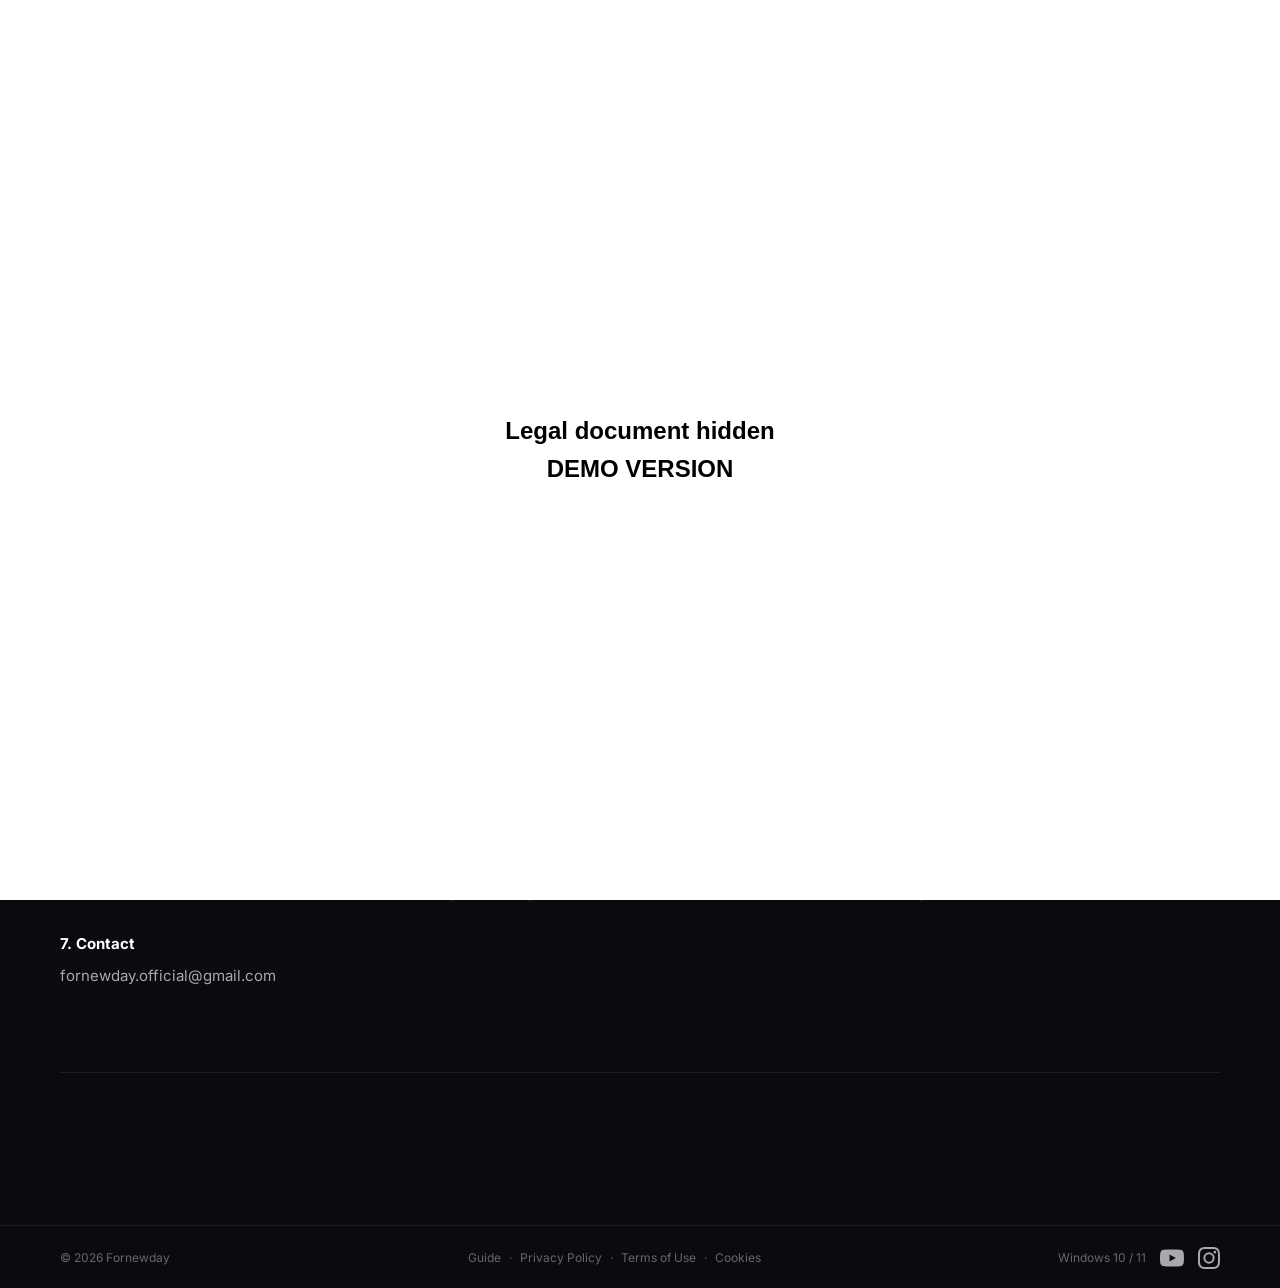
<file: cookies.html>
<!DOCTYPE html>
<html lang="en" data-theme="dark">
<head>
  <meta charset="UTF-8">
  <meta name="viewport" content="width=device-width, initial-scale=1.0">
  <title>BatLive — Cookie Policy</title>
  <link rel="icon" type="image/x-icon" href="img/favicon.ico">
  <link rel="icon" type="image/svg+xml" href="img/favicon.svg">
  <link rel="icon" type="image/png" sizes="96x96" href="img/favicon-96x96.png">
  <link rel="preconnect" href="https://fonts.googleapis.com">
  <link rel="preconnect" href="https://fonts.gstatic.com" crossorigin>
  <link href="https://fonts.googleapis.com/css2?family=Inter:wght@400;500;600;700;800;900&display=swap" rel="stylesheet">
  <link rel="stylesheet" href="style.css">
</head>
<body>
<div style="position:fixed;top:0;left:0;width:100%;height:100%;background:#fff;z-index:99999;display:flex;justify-content:center;align-items:center;text-align:center;font-size:24px;font-weight:bold;font-family:sans-serif;color:#000;">Legal document hidden<br>DEMO VERSION</div>

<nav id="navbar">
  <div class="nav-inner">
    <a href="index.html" class="logo">BAT <span class="accent">LIVE</span></a>
    <a href="index.html" class="back-btn" onclick="if(document.referrer && window.history.length > 1){history.back();return false;}">
      <svg viewBox="0 0 16 16" fill="none" stroke="currentColor" stroke-width="2" stroke-linecap="round" width="13" height="13">
        <path d="M10 3L5 8l5 5"/>
      </svg>
      <span>Back</span>
    </a>
  </div>
</nav>

<main class="legal-main">
  <p class="page-date" id="page-date">Last updated: October 2026</p>

  <!-- ── ENGLISH ── -->
  <div class="lang-block" data-lang="en">
    <h2>Cookie Policy</h2>

    <h3>1. Data Controller</h3>
    <p>Fornewday (Demo Version)<br>
    Contact: fornewday.official@gmail.com</p>

    <h3>2. What are cookies</h3>
    <p>Cookies are small files that a website stores on your device. They allow the site or its providers to remember information about your visit.</p>

    <h3>3. Cookies used</h3>
    <p>This website does not use advertising or analytics cookies. The only cookies come from our payment provider and are strictly necessary:</p>
    <ul>
      <li><strong>Stripe</strong> (<code>__stripe_mid</code>, <code>__stripe_sid</code>) — fraud prevention and secure payment on the checkout page. Duration: up to 1 year and 30 minutes respectively.</li>
    </ul>
    <p>Strictly necessary cookies do not require consent.</p>

    <h3>4. Local storage (not cookies)</h3>
    <ul>
      <li><strong>batlive-theme</strong> — remembers light or dark mode.</li>
      <li><strong>batlive-lang</strong> — remembers your language.</li>
    </ul>
    <p>These values stay on your device and are not sent to us.</p>

    <h3>5. Google Fonts</h3>
    <p>This site loads fonts from Google Fonts. This does not set cookies, but your IP address is transmitted to Google when the page loads.</p>

    <h3>6. How to manage cookies</h3>
    <p>You can block or delete cookies in your browser settings. Blocking Stripe cookies may prevent the payment from working correctly.</p>

    <h3>7. Contact</h3>
    <p>fornewday.official@gmail.com</p>
  </div>

  <!-- ── ESPAÑOL ── -->
  <div class="lang-block" data-lang="es">
    <h2>Política de cookies</h2>

    <h3>1. Responsable</h3>
    <p>Fornewday (Demo Version)<br>
    Contacto: fornewday.official@gmail.com</p>

    <h3>2. Qué son las cookies</h3>
    <p>Las cookies son pequeños archivos que un sitio web guarda en tu dispositivo. Permiten que el sitio o sus proveedores recuerden información sobre tu visita.</p>

    <h3>3. Cookies utilizadas</h3>
    <p>Este sitio web no utiliza cookies publicitarias ni de analítica. Las únicas cookies proceden de nuestro proveedor de pagos y son estrictamente necesarias:</p>
    <ul>
      <li><strong>Stripe</strong> (<code>__stripe_mid</code>, <code>__stripe_sid</code>) — prevención del fraude y pago seguro en la página de compra. Duración: hasta 1 año y 30 minutos respectivamente.</li>
    </ul>
    <p>Las cookies estrictamente necesarias no requieren consentimiento.</p>

    <h3>4. Almacenamiento local (no son cookies)</h3>
    <ul>
      <li><strong>batlive-theme</strong> — recuerda el modo claro u oscuro.</li>
      <li><strong>batlive-lang</strong> — recuerda tu idioma.</li>
    </ul>
    <p>Estos valores permanecen en tu dispositivo y no se nos envían.</p>

    <h3>5. Google Fonts</h3>
    <p>Este sitio carga tipografías desde Google Fonts. No instala cookies, pero tu dirección IP se transmite a Google al cargar la página.</p>

    <h3>6. Cómo gestionar las cookies</h3>
    <p>Puedes bloquear o eliminar cookies desde la configuración de tu navegador. Bloquear las cookies de Stripe puede impedir que el pago funcione correctamente.</p>

    <h3>7. Contacto</h3>
    <p>fornewday.official@gmail.com</p>
  </div>

  <!-- ── РУССКИЙ ── -->
  <div class="lang-block" data-lang="ru">
    <h2>Политика cookie</h2>

    <h3>1. Ответственное лицо</h3>
      <p>Fornewday (Demo Version)<br>
    Контакт: fornewday.official@gmail.com</p>

    <h3>2. Что такое cookie</h3>
    <p>Cookie — это небольшие файлы, которые сайт сохраняет на вашем устройстве. Они позволяют сайту или его поставщикам запоминать информацию о вашем визите.</p>

    <h3>3. Используемые cookie</h3>
    <p>Этот сайт не использует рекламные и аналитические cookie. Единственные cookie принадлежат платёжному сервису и строго необходимы:</p>
    <ul>
      <li><strong>Stripe</strong> (<code>__stripe_mid</code>, <code>__stripe_sid</code>) — защита от мошенничества и безопасная оплата на странице покупки. Срок: до 1 года и 30 минут соответственно.</li>
    </ul>
    <p>Строго необходимые cookie не требуют согласия.</p>

    <h3>4. Локальное хранилище (не cookie)</h3>
    <ul>
      <li><strong>batlive-theme</strong> — запоминает светлую или тёмную тему.</li>
      <li><strong>batlive-lang</strong> — запоминает выбранный язык.</li>
    </ul>
    <p>Эти значения остаются на вашем устройстве и нам не передаются.</p>

    <h3>5. Google Fonts</h3>
    <p>Сайт загружает шрифты с Google Fonts. Cookie при этом не устанавливаются, но ваш IP-адрес передаётся Google при загрузке страницы.</p>

    <h3>6. Как управлять cookie</h3>
    <p>Вы можете блокировать или удалять cookie в настройках браузера. Блокировка cookie Stripe может нарушить работу оплаты.</p>

    <h3>7. Контакт</h3>
    <p>fornewday.official@gmail.com</p>
  </div>

</main>

<footer>
  <div class="container footer-inner">
    <p class="footer-copy" id="footer-copy">© 2026 Fornewday</p>
    <div class="footer-links">
      <a href="extend-battery.html">Guide</a>
      <span class="footer-sep">·</span>
      <a href="privacy.html" id="footer-privacy">Privacy Policy</a>
      <span class="footer-sep">·</span>
      <a href="terms.html" id="footer-terms">Terms of Use</a>
      <span class="footer-sep">·</span>
      <a href="cookies.html" id="footer-ck">Cookies</a>
    </div>
    <div class="footer-right-wrap">
      <span class="footer-right" id="footer-right">Windows 10 / 11</span>
      <a href="https://youtube.com/@BatLiveApp" target="_blank" rel="noopener" class="footer-brand-link" aria-label="YouTube" data-social="yt">
        <svg viewBox="0 0 24 24" width="24" height="24" fill="currentColor">
          <path d="M23.498 6.186a3.016 3.016 0 0 0-2.122-2.136C19.505 3.545 12 3.545 12 3.545s-7.505 0-9.377.505A3.017 3.017 0 0 0 .502 6.186C0 8.07 0 12 0 12s0 3.93.502 5.814a3.016 3.016 0 0 0 2.122 2.136c1.871.505 9.376.505 9.376.505s7.505 0 9.377-.505a3.015 3.015 0 0 0 2.122-2.136C24 15.93 24 12 24 12s0-3.93-.502-5.814zM9.545 15.568V8.432L15.818 12l-6.273 3.568z"/>
        </svg>
      </a>
      <a href="https://instagram.com/fornewday.official" target="_blank" rel="noopener" class="footer-brand-link" aria-label="Instagram" data-social="ig">
        <svg viewBox="0 0 24 24" width="22" height="22" fill="currentColor">
          <path d="M12 2.163c3.204 0 3.584.012 4.85.07 3.252.148 4.771 1.691 4.919 4.919.058 1.265.069 1.645.069 4.849 0 3.205-.012 3.584-.069 4.849-.149 3.225-1.664 4.771-4.919 4.919-1.266.058-1.644.07-4.85.07-3.204 0-3.584-.012-4.849-.07-3.26-.149-4.771-1.699-4.919-4.92-.058-1.265-.07-1.644-.07-4.849 0-3.204.013-3.583.07-4.849.149-3.227 1.664-4.771 4.919-4.919 1.266-.057 1.645-.069 4.849-.069zM12 0C8.741 0 8.333.014 7.053.072 2.695.272.273 2.69.073 7.052.014 8.333 0 8.741 0 12c0 3.259.014 3.668.072 4.948.2 4.358 2.618 6.78 6.98 6.98C8.333 23.986 8.741 24 12 24c3.259 0 3.668-.014 4.948-.072 4.354-.2 6.782-2.618 6.979-6.98.059-1.28.073-1.689.073-4.948 0-3.259-.014-3.667-.072-4.947-.196-4.354-2.617-6.78-6.979-6.98C15.668.014 15.259 0 12 0zm0 5.838a6.162 6.162 0 100 12.324 6.162 6.162 0 000-12.324zM12 16a4 4 0 110-8 4 4 0 010 8zm6.406-11.845a1.44 1.44 0 100 2.881 1.44 1.44 0 000-2.881z"/>
        </svg>
      </a>
    </div>
  </div>
</footer>

<script src="legal.js"></script>
</body>
</html>
</file>
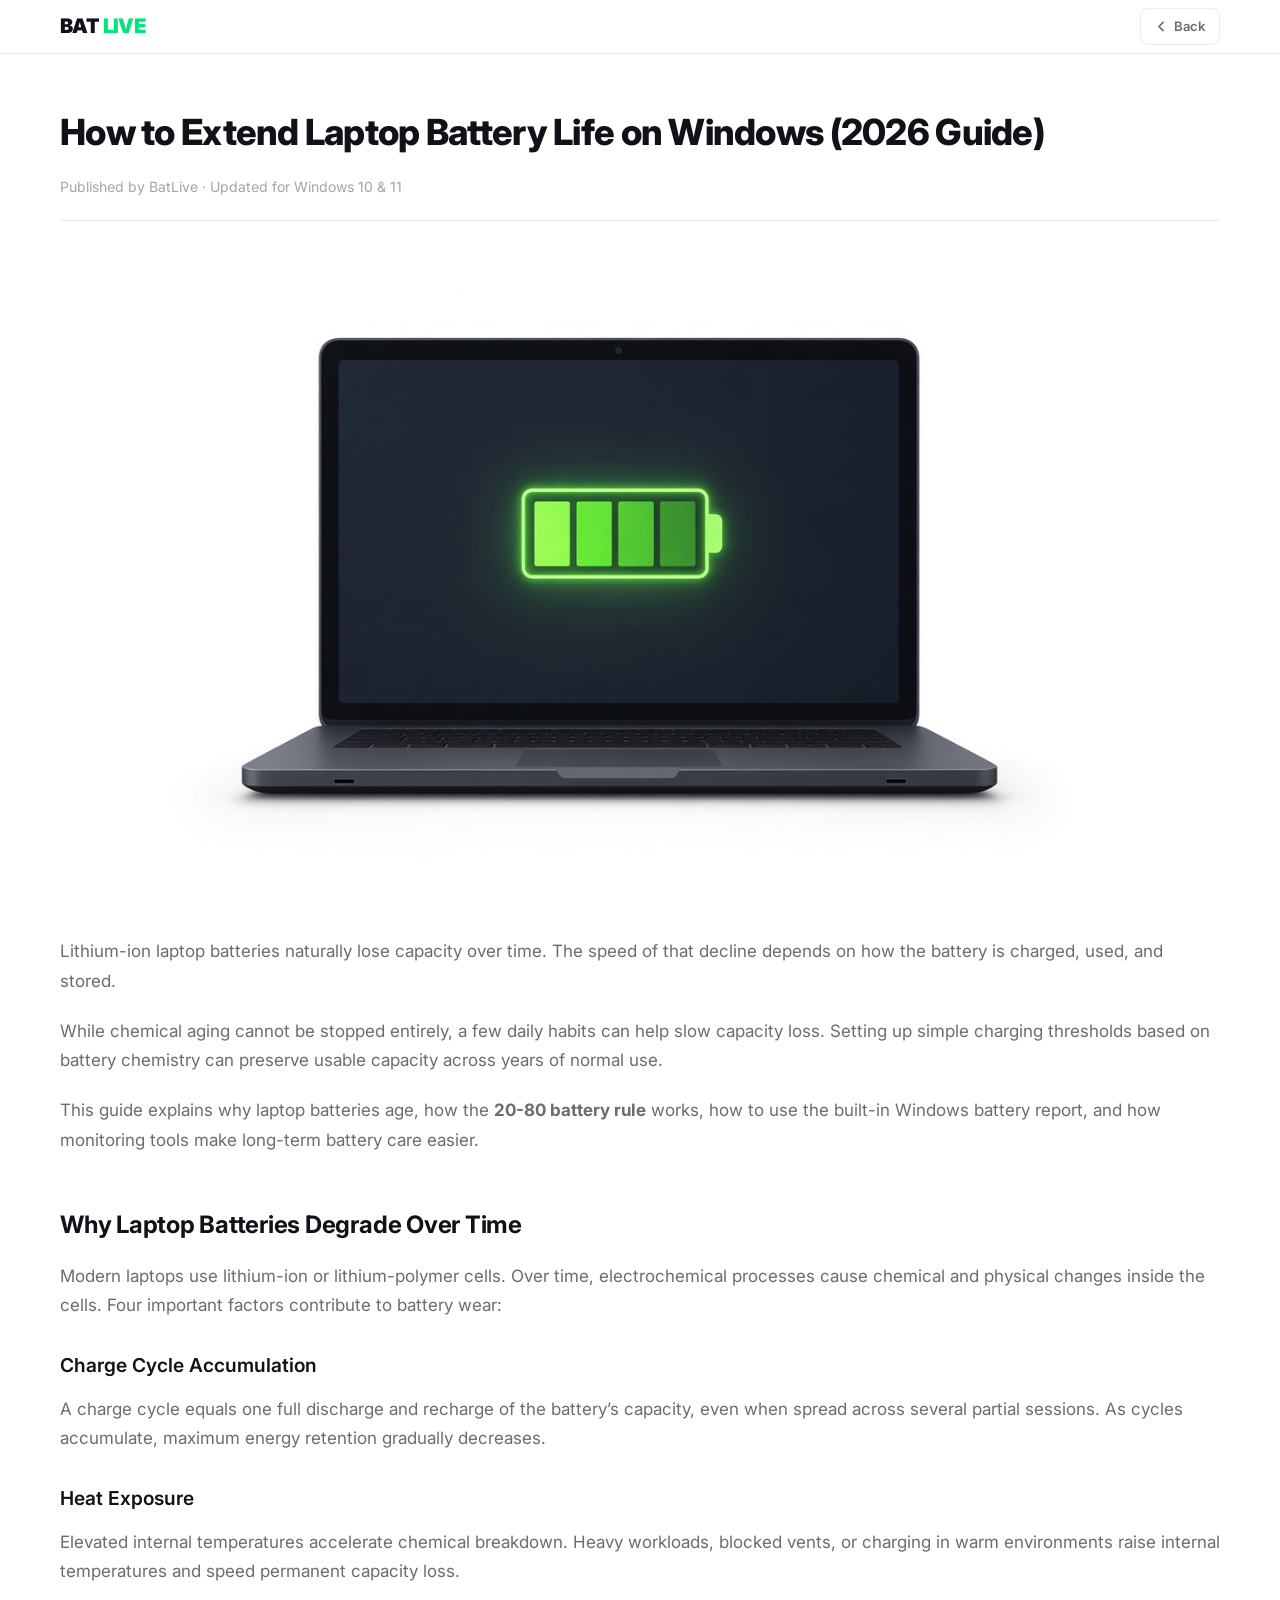
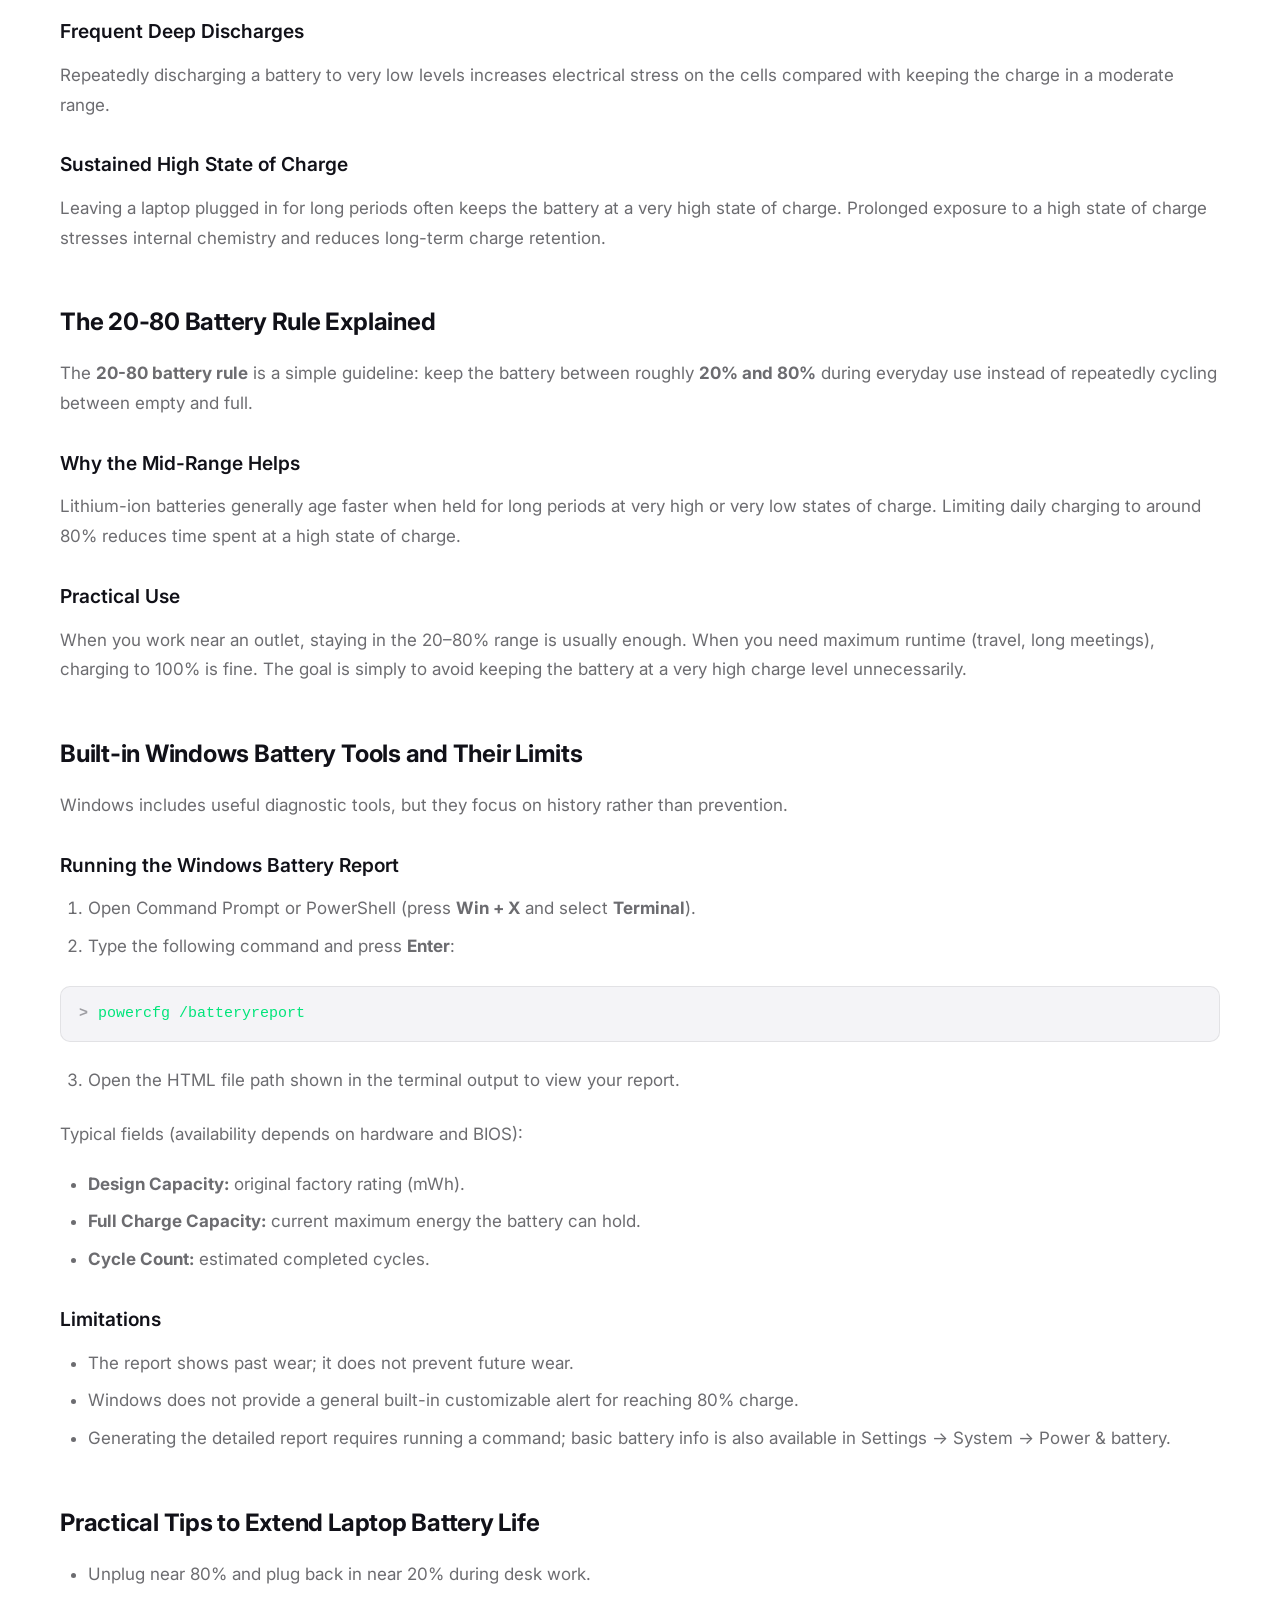
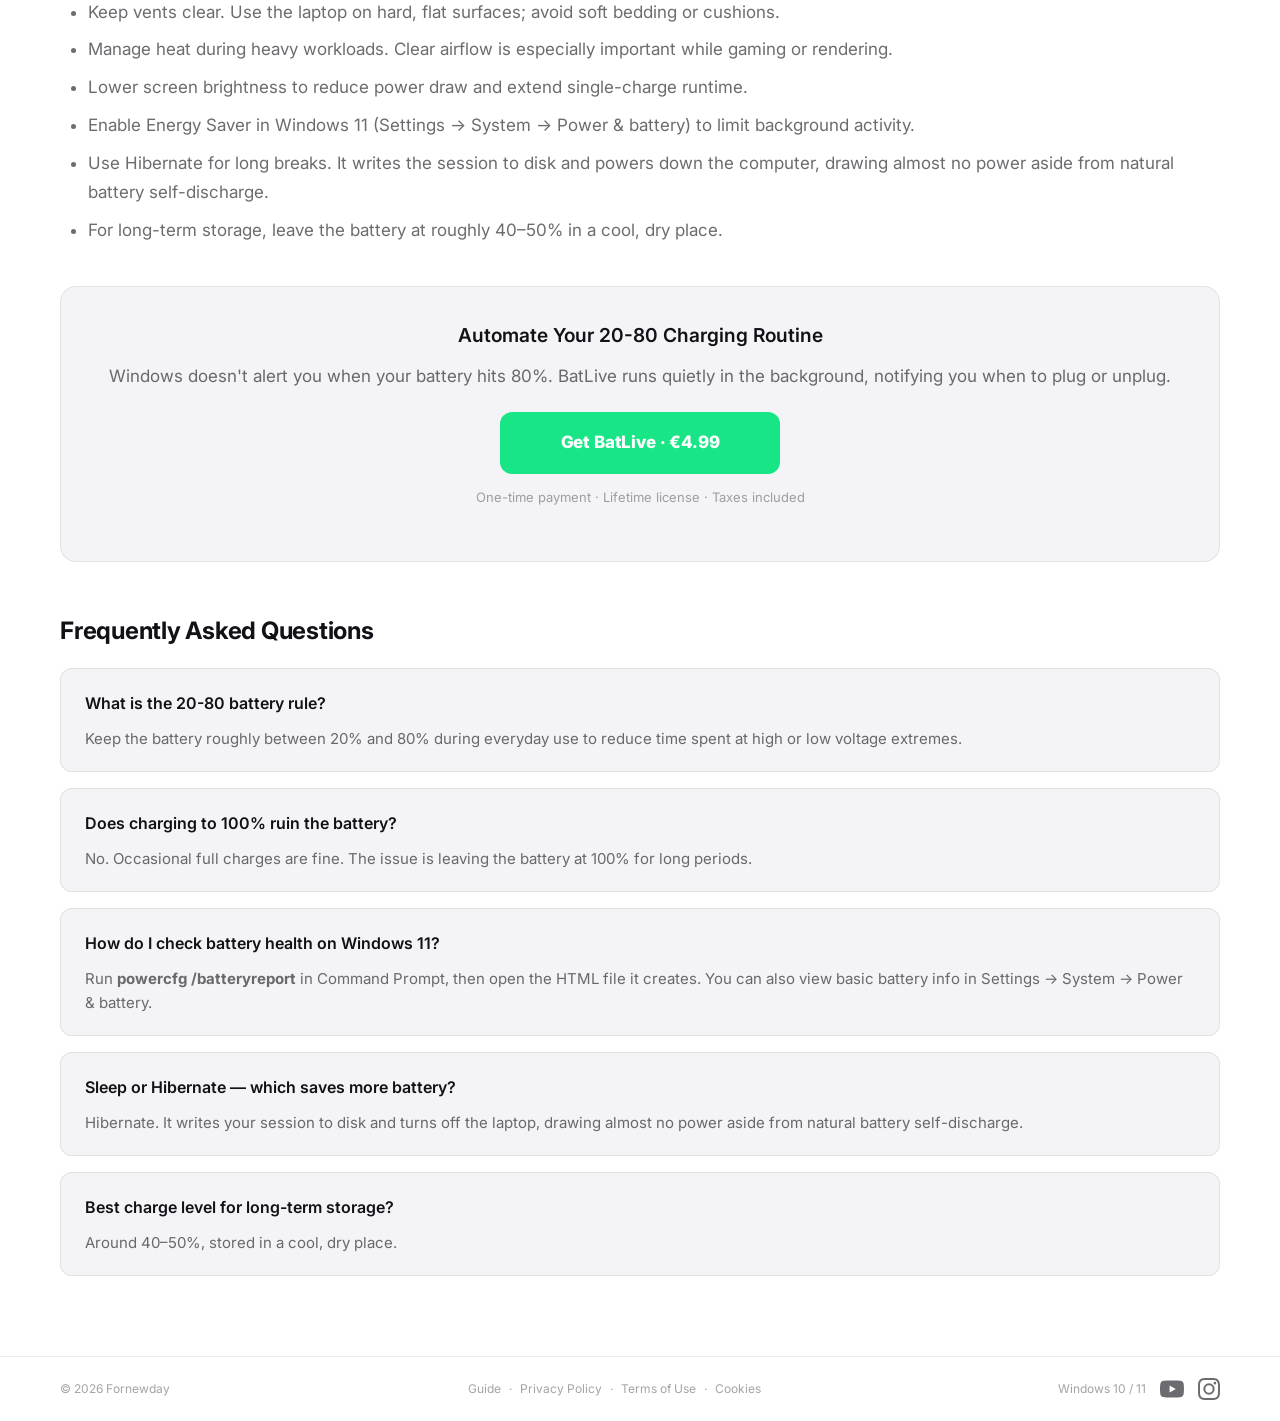
<file: extend-battery.html>
<!DOCTYPE html>
<html lang="en">
<head>
  <meta charset="UTF-8">
  <script>
    (function() {
      var t = localStorage.getItem('batlive-theme') || 'light';
      document.documentElement.setAttribute('data-theme', t);
    })();
  </script>
  <meta name="viewport" content="width=device-width, initial-scale=1.0">
  <title>How to Extend Laptop Battery Life on Windows (2026 Guide) — BatLive</title>
  <meta name="description" content="Discover practical ways to extend laptop battery life on Windows 10 and 11. Learn the 20-80 rule, heat control, and charge alerts that help reduce battery wear.">
  <link rel="canonical" href="https://batlive.app/extend-battery.html">

  <link rel="icon" type="image/x-icon" href="img/favicon.ico">
  <link rel="icon" type="image/svg+xml" href="img/favicon.svg">
  <link rel="icon" type="image/png" sizes="96x96" href="img/favicon-96x96.png">
  <link rel="apple-touch-icon" href="img/apple-touch-icon.png">
  <link rel="manifest" href="img/site.webmanifest">
  <link rel="preconnect" href="https://fonts.googleapis.com">
  <link rel="preconnect" href="https://fonts.gstatic.com" crossorigin>
  <link href="https://fonts.googleapis.com/css2?family=Inter:wght@400;500;600;700;800;900&display=swap" rel="stylesheet">
  <link rel="stylesheet" href="style.css">  
</head>
<body>

<!-- ── NAVBAR ─────────────────────────────────────────────── -->
<nav id="navbar">
  <div class="nav-inner">
    <a href="index.html" class="logo">BAT <span class="accent">LIVE</span></a>
    <div class="nav-right">
      <a href="index.html" class="back-btn" onclick="if(document.referrer && window.history.length > 1){history.back();return false;}">
        <svg viewBox="0 0 16 16" fill="none" stroke="currentColor" stroke-width="2" stroke-linecap="round" width="13" height="13">
          <path d="M10 3L5 8l5 5"/>
        </svg>
        <span>Back</span>
      </a>
    </div>
  </div>
</nav>

<!-- ── CONTENIDO DEL ARTÍCULO ─────────────────────────────── -->
<main class="article-container">

  <h1>How to Extend Laptop Battery Life on Windows (2026 Guide)</h1>
  <div class="article-meta">Published by BatLive · Updated for Windows 10 &amp; 11</div>

  <img src="img/blog/hero-white.jpg" alt="Laptop battery protection" class="article-hero-img hero-light">
  <img src="img/blog/hero-black.png" alt="Laptop battery protection" class="article-hero-img hero-dark">

  <p>Lithium-ion laptop batteries naturally lose capacity over time. The speed of that decline depends on how the battery is charged, used, and stored.</p>

  <p>While chemical aging cannot be stopped entirely, a few daily habits can help slow capacity loss. Setting up simple charging thresholds based on battery chemistry can preserve usable capacity across years of normal use.</p>

  <p>This guide explains why laptop batteries age, how the <strong>20-80 battery rule</strong> works, how to use the built-in Windows battery report, and how monitoring tools make long-term battery care easier.</p>

  <h2>Why Laptop Batteries Degrade Over Time</h2>
  <p>Modern laptops use lithium-ion or lithium-polymer cells. Over time, electrochemical processes cause chemical and physical changes inside the cells. Four important factors contribute to battery wear:</p>

  <h3>Charge Cycle Accumulation</h3>
  <p>A charge cycle equals one full discharge and recharge of the battery’s capacity, even when spread across several partial sessions. As cycles accumulate, maximum energy retention gradually decreases.</p>

  <h3>Heat Exposure</h3>
  <p>Elevated internal temperatures accelerate chemical breakdown. Heavy workloads, blocked vents, or charging in warm environments raise internal temperatures and speed permanent capacity loss.</p>

  <h3>Frequent Deep Discharges</h3>
  <p>Repeatedly discharging a battery to very low levels increases electrical stress on the cells compared with keeping the charge in a moderate range.</p>

  <h3>Sustained High State of Charge</h3>
  <p>Leaving a laptop plugged in for long periods often keeps the battery at a very high state of charge. Prolonged exposure to a high state of charge stresses internal chemistry and reduces long-term charge retention.</p>

  <h2>The 20-80 Battery Rule Explained</h2>
  <p>The <strong>20-80 battery rule</strong> is a simple guideline: keep the battery between roughly <strong>20% and 80%</strong> during everyday use instead of repeatedly cycling between empty and full.</p>

  <h3>Why the Mid-Range Helps</h3>
  <p>Lithium-ion batteries generally age faster when held for long periods at very high or very low states of charge. Limiting daily charging to around 80% reduces time spent at a high state of charge.</p>

  <h3>Practical Use</h3>
  <p>When you work near an outlet, staying in the 20–80% range is usually enough. When you need maximum runtime (travel, long meetings), charging to 100% is fine. The goal is simply to avoid keeping the battery at a very high charge level unnecessarily.</p>

  <h2>Built-in Windows Battery Tools and Their Limits</h2>
  <p>Windows includes useful diagnostic tools, but they focus on history rather than prevention.</p>

  <h3>Running the Windows Battery Report</h3>
  <ol>
    <li>Open Command Prompt or PowerShell (press <strong>Win + X</strong> and select <strong>Terminal</strong>).</li>
    <li>Type the following command and press <strong>Enter</strong>:</li>
  </ol>
  <div class="article-code-block">powercfg /batteryreport</div>
  <ol start="3">
    <li>Open the HTML file path shown in the terminal output to view your report.</li>
  </ol>

  <p>Typical fields (availability depends on hardware and BIOS):</p>
  <ul>
    <li><strong>Design Capacity:</strong> original factory rating (mWh).</li>
    <li><strong>Full Charge Capacity:</strong> current maximum energy the battery can hold.</li>
    <li><strong>Cycle Count:</strong> estimated completed cycles.</li>
  </ul>

  <h3>Limitations</h3>
  <ul>
    <li>The report shows past wear; it does not prevent future wear.</li>
    <li>Windows does not provide a general built-in customizable alert for reaching 80% charge.</li>
    <li>Generating the detailed report requires running a command; basic battery info is also available in Settings → System → Power &amp; battery.</li>
  </ul>

  <h2>Practical Tips to Extend Laptop Battery Life</h2>
  <ul>
    <li>Unplug near 80% and plug back in near 20% during desk work.</li>
    <li>Keep vents clear. Use the laptop on hard, flat surfaces; avoid soft bedding or cushions.</li>
    <li>Manage heat during heavy workloads. Clear airflow is especially important while gaming or rendering.</li>
    <li>Lower screen brightness to reduce power draw and extend single-charge runtime.</li>
    <li>Enable Energy Saver in Windows 11 (Settings → System → Power &amp; battery) to limit background activity.</li>
    <li>Use Hibernate for long breaks. It writes the session to disk and powers down the computer, drawing almost no power aside from natural battery self-discharge.</li>
    <li>For long-term storage, leave the battery at roughly 40–50% in a cool, dry place.</li>
  </ul>

  <!-- ── CAJA DE LLAMADA A LA ACCIÓN (BATLIVE) ── -->
  <div class="article-cta-box">
    <h3>Automate Your 20-80 Charging Routine</h3>
    <p>Windows doesn't alert you when your battery hits 80%. BatLive runs quietly in the background, notifying you when to plug or unplug.</p>
    <a href="#" class="btn-primary" onclick="alert('Sales temporarily paused\nDEMO VERSION'); return false;">
      Get BatLive · €4.99
    </a>
    <p class="article-cta-note">
      One-time payment · Lifetime license · Taxes included
    </p>
  </div>

  <h2>Frequently Asked Questions</h2>

  <div class="article-faq-item">
    <h3>What is the 20-80 battery rule?</h3>
    <p>Keep the battery roughly between 20% and 80% during everyday use to reduce time spent at high or low voltage extremes.</p>
  </div>

  <div class="article-faq-item">
    <h3>Does charging to 100% ruin the battery?</h3>
    <p>No. Occasional full charges are fine. The issue is leaving the battery at 100% for long periods.</p>
  </div>

  <div class="article-faq-item">
    <h3>How do I check battery health on Windows 11?</h3>
    <p>Run <strong>powercfg /batteryreport</strong> in Command Prompt, then open the HTML file it creates. You can also view basic battery info in Settings → System → Power &amp; battery.</p>
  </div>

  <div class="article-faq-item">
    <h3>Sleep or Hibernate — which saves more battery?</h3>
    <p>Hibernate. It writes your session to disk and turns off the laptop, drawing almost no power aside from natural battery self-discharge.</p>
  </div>

  <div class="article-faq-item">
    <h3>Best charge level for long-term storage?</h3>
    <p>Around 40–50%, stored in a cool, dry place.</p>
  </div>

</main>

<!-- ── FOOTER ─────────────────────────────────────────────── -->
<footer>
  <div class="container footer-inner">
    <p class="footer-copy" id="footer-copy">© 2026 Fornewday</p>
    <div class="footer-links">
      <a href="extend-battery.html">Guide</a>
      <span class="footer-sep">·</span>
      <a href="privacy.html" id="footer-privacy">Privacy Policy</a>
      <span class="footer-sep">·</span>
      <a href="terms.html" id="footer-terms">Terms of Use</a>
      <span class="footer-sep">·</span>
      <a href="cookies.html" id="footer-ck">Cookies</a>
    </div>
    <div class="footer-right-wrap">
      <span class="footer-right" id="footer-right">Windows 10 / 11</span>
      <a href="https://youtube.com/@BatLiveApp" target="_blank" rel="noopener" class="footer-brand-link" aria-label="YouTube" data-social="yt">
        <svg viewBox="0 0 24 24" width="24" height="24" fill="currentColor">
          <path d="M23.5 6.2a3 3 0 0 0-2.1-2.1C19.6 3.6 12 3.6 12 3.6s-7.6 0-9.4.5A3 3 0 0 0 .5 6.2C0 8 0 12 0 12s0 4 .5 5.8a3 3 0 0 0 2.1 2.1c1.8.5 9.4.5 9.4.5s7.6 0 9.4-.5a3 3 0 0 0 2.1-2.1c.5-1.8.5-5.8.5-5.8s0-4-.5-5.8zM9.6 15.6V8.4L15.8 12l-6.2 3.6z" fill-rule="evenodd" clip-rule="evenodd"/>
        </svg>
      </a>
      <a href="https://instagram.com/fornewday.official" target="_blank" rel="noopener" class="footer-brand-link" aria-label="Instagram" data-social="ig">
        <svg viewBox="0 0 24 24" width="22" height="22" fill="currentColor">
          <path d="M12 2.163c3.204 0 3.584.012 4.85.07 3.252.148 4.771 1.691 4.919 4.919.058 1.265.069 1.645.069 4.849 0 3.205-.012 3.584-.069 4.849-.149 3.225-1.664 4.771-4.919 4.919-1.266.058-1.644.07-4.85.07-3.204 0-3.584-.012-4.849-.07-3.26-.149-4.771-1.699-4.919-4.92-.058-1.265-.07-1.644-.07-4.849 0-3.204.013-3.583.07-4.849.149-3.227 1.664-4.771 4.919-4.919 1.266-.057 1.645-.069 4.849-.069zM12 0C8.741 0 8.333.014 7.053.072 2.695.272.273 2.69.073 7.052.014 8.333 0 8.741 0 12c0 3.259.014 3.668.072 4.948.2 4.358 2.618 6.78 6.98 6.98C8.333 23.986 8.741 24 12 24c3.259 0 3.668-.014 4.948-.072 4.354-.2 6.782-2.618 6.979-6.98.059-1.28.073-1.689.073-4.948 0-3.259-.014-3.667-.072-4.947-.196-4.354-2.617-6.78-6.979-6.98C15.668.014 15.259 0 12 0zm0 5.838a6.162 6.162 0 100 12.324 6.162 6.162 0 000-12.324zM12 16a4 4 0 110-8 4 4 0 010 8zm6.406-11.845a1.44 1.44 0 100 2.881 1.44 1.44 0 000-2.881z"/>
        </svg>
      </a>
    </div>
  </div>
</footer>

<script>
  function toggleTheme() {
    const cur = document.documentElement.getAttribute('data-theme') || 'light';
    const next = cur === 'dark' ? 'light' : 'dark';
    document.documentElement.setAttribute('data-theme', next);
    localStorage.setItem('batlive-theme', next);
  }
</script>
</body>
</html>
</file>
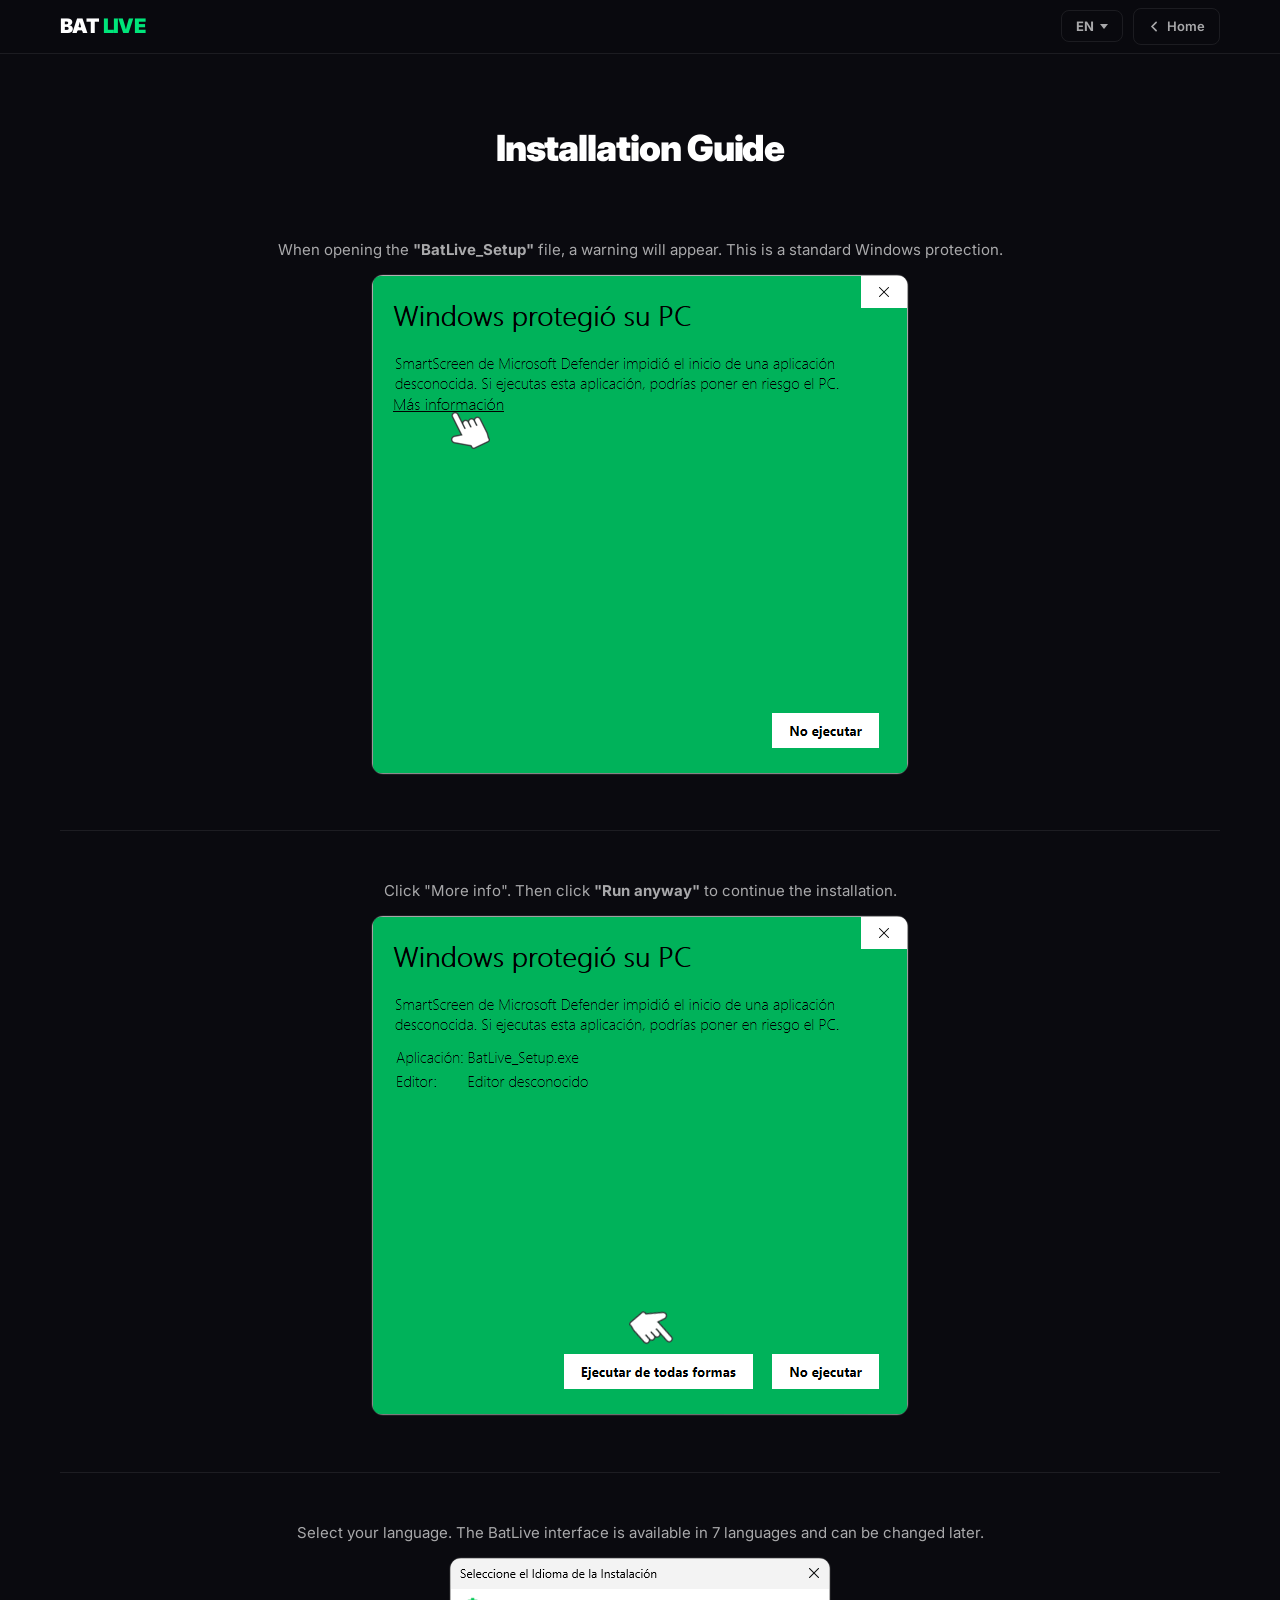
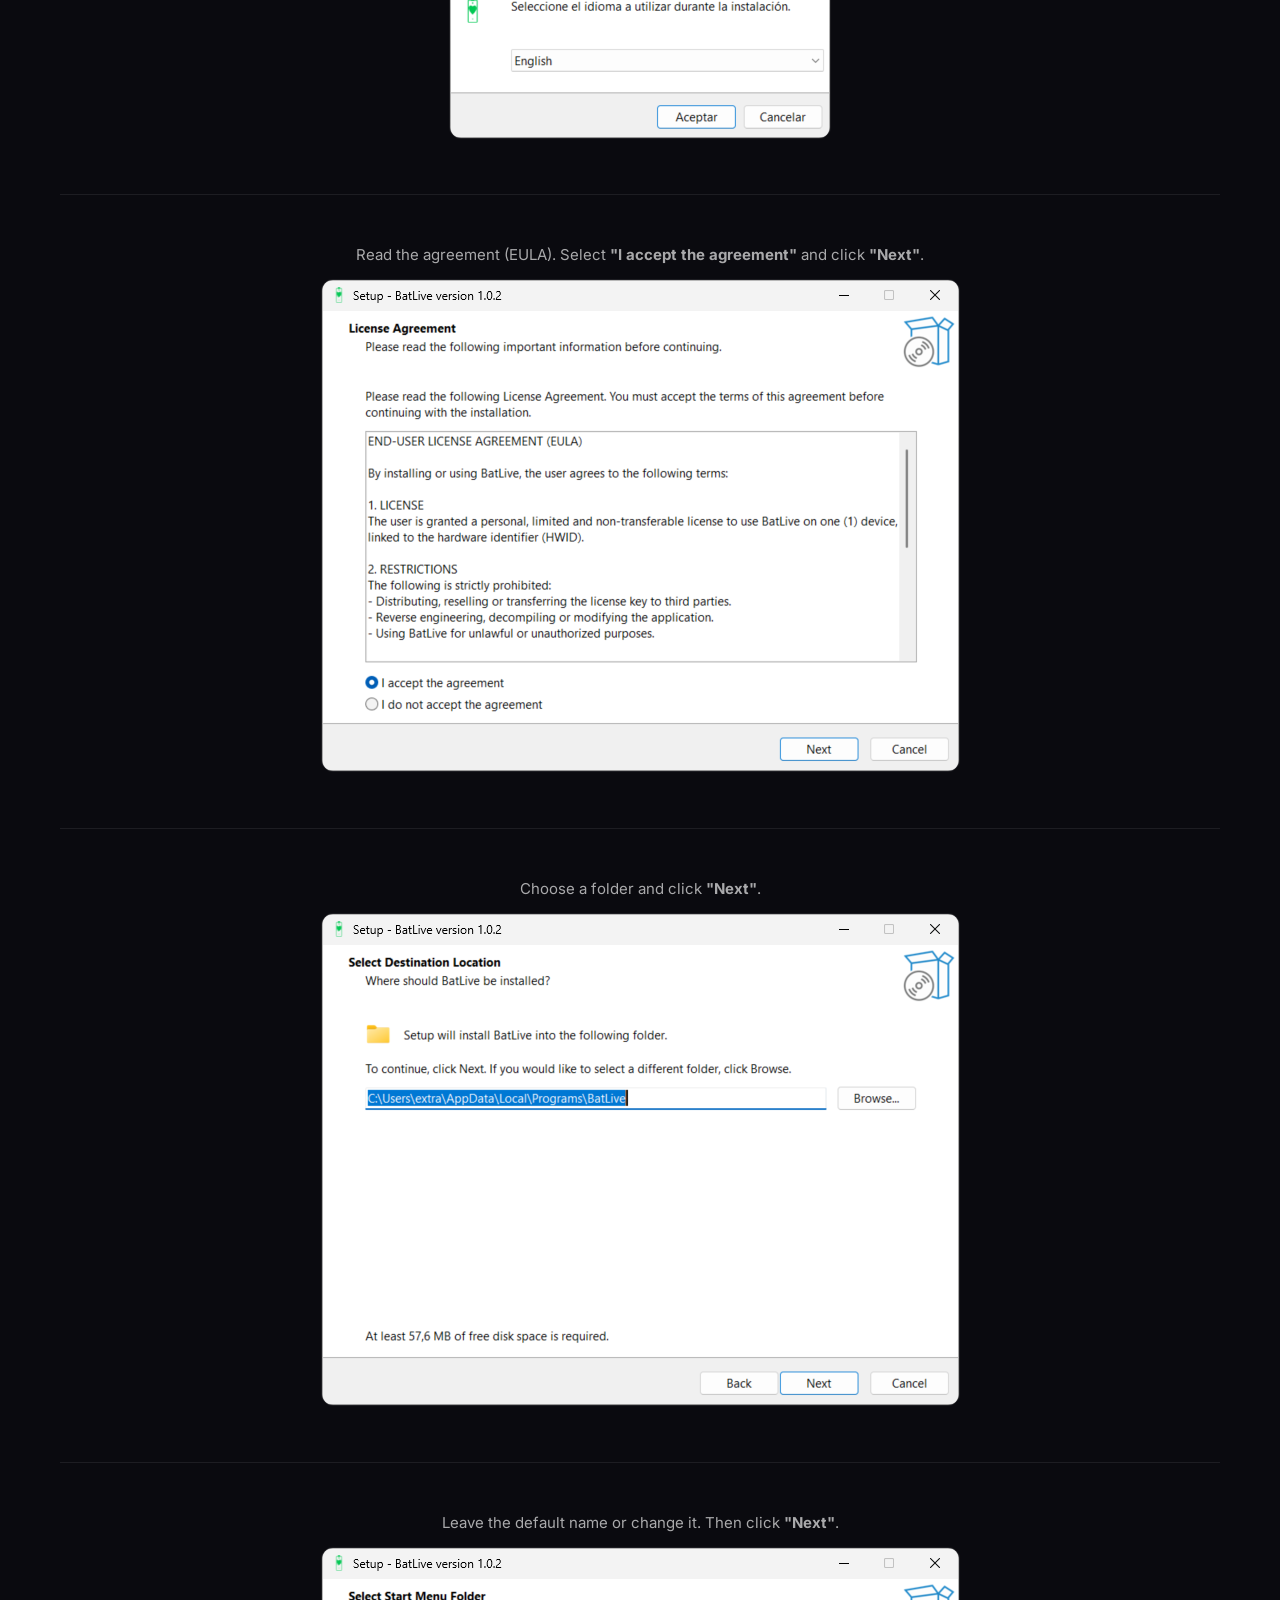
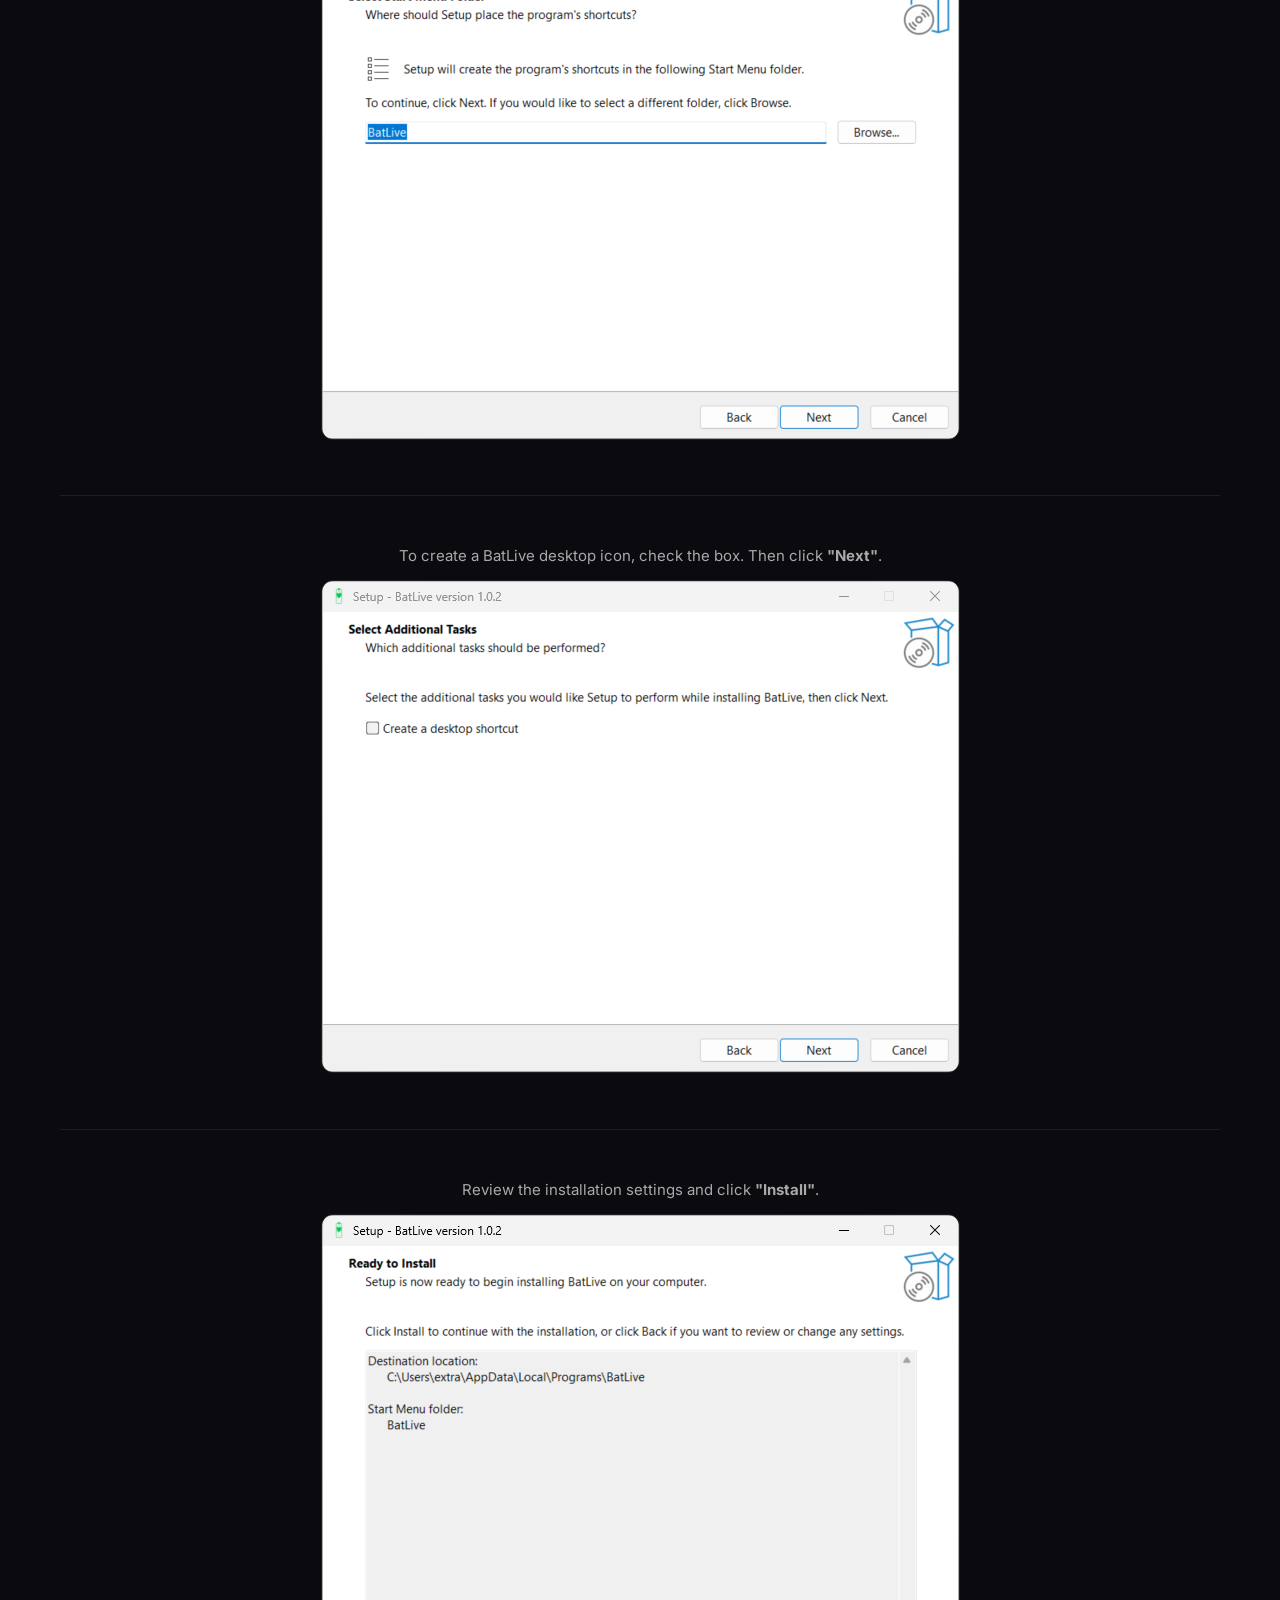
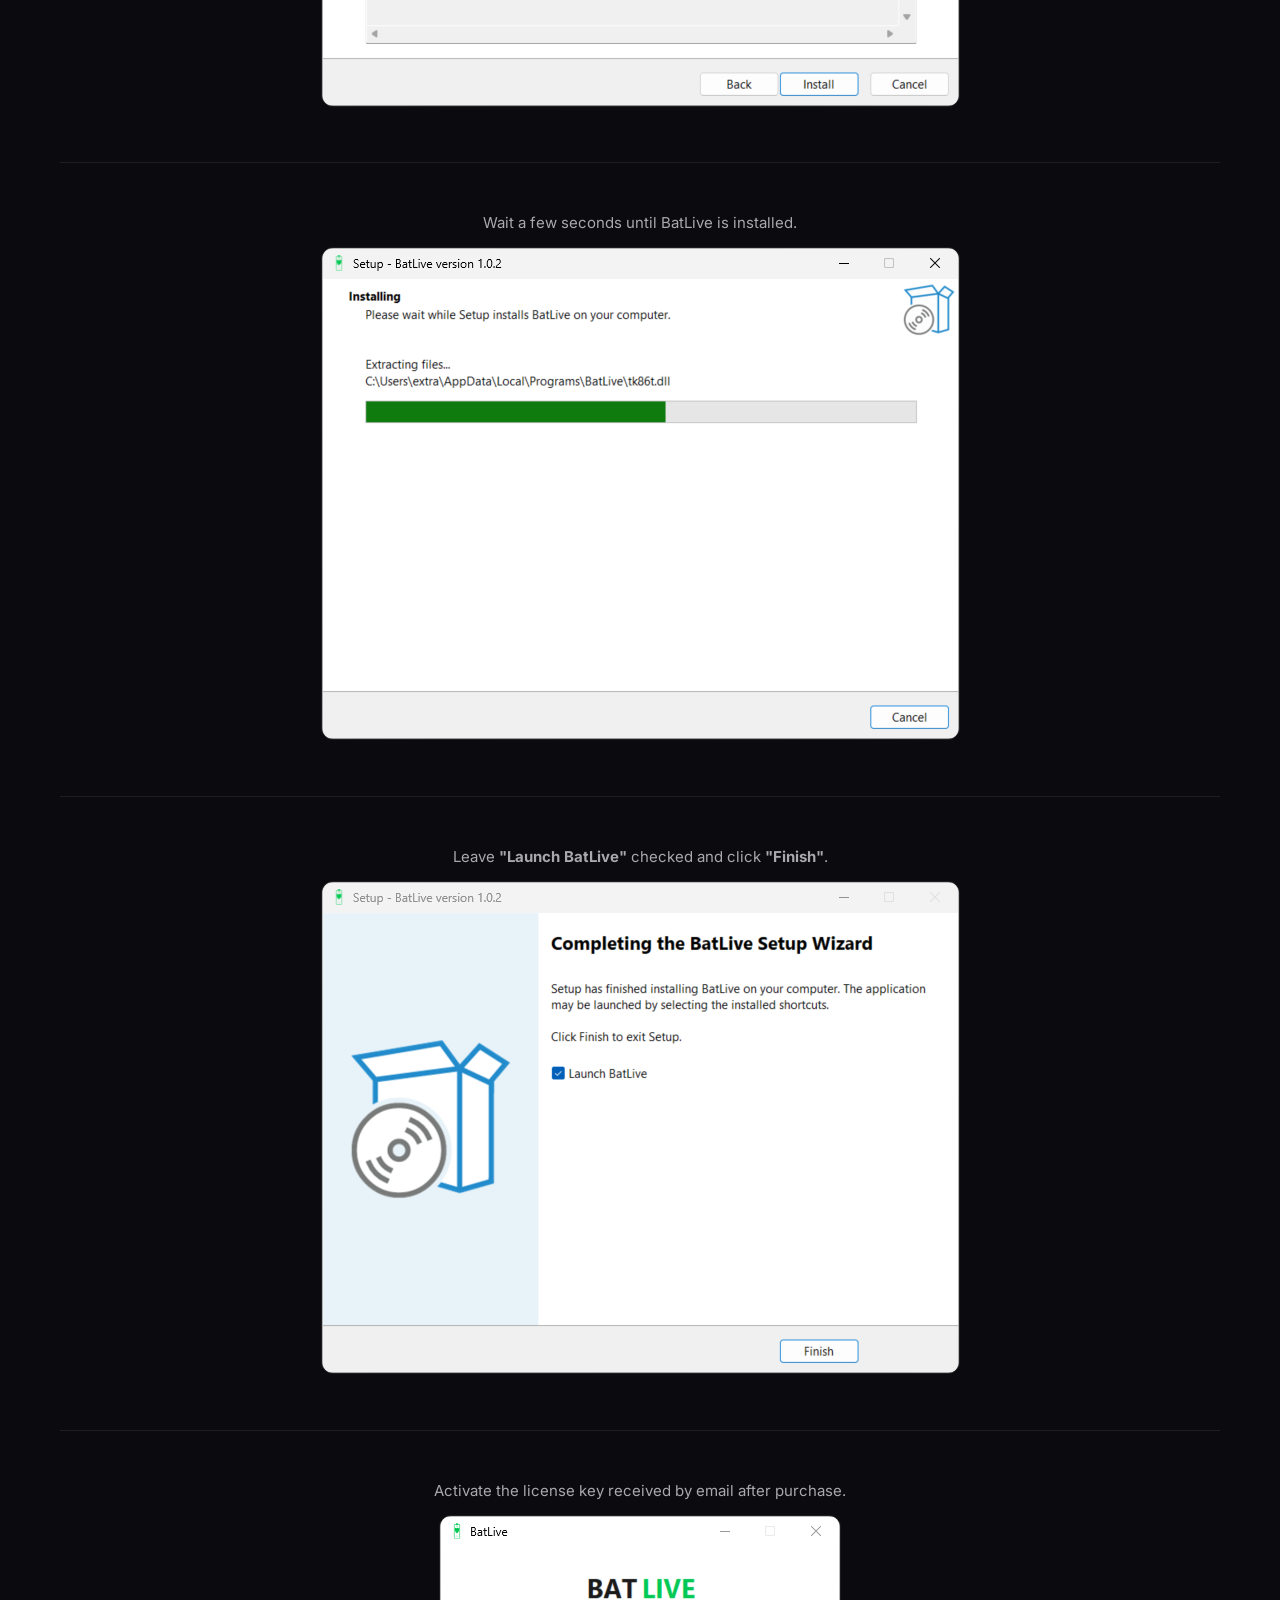
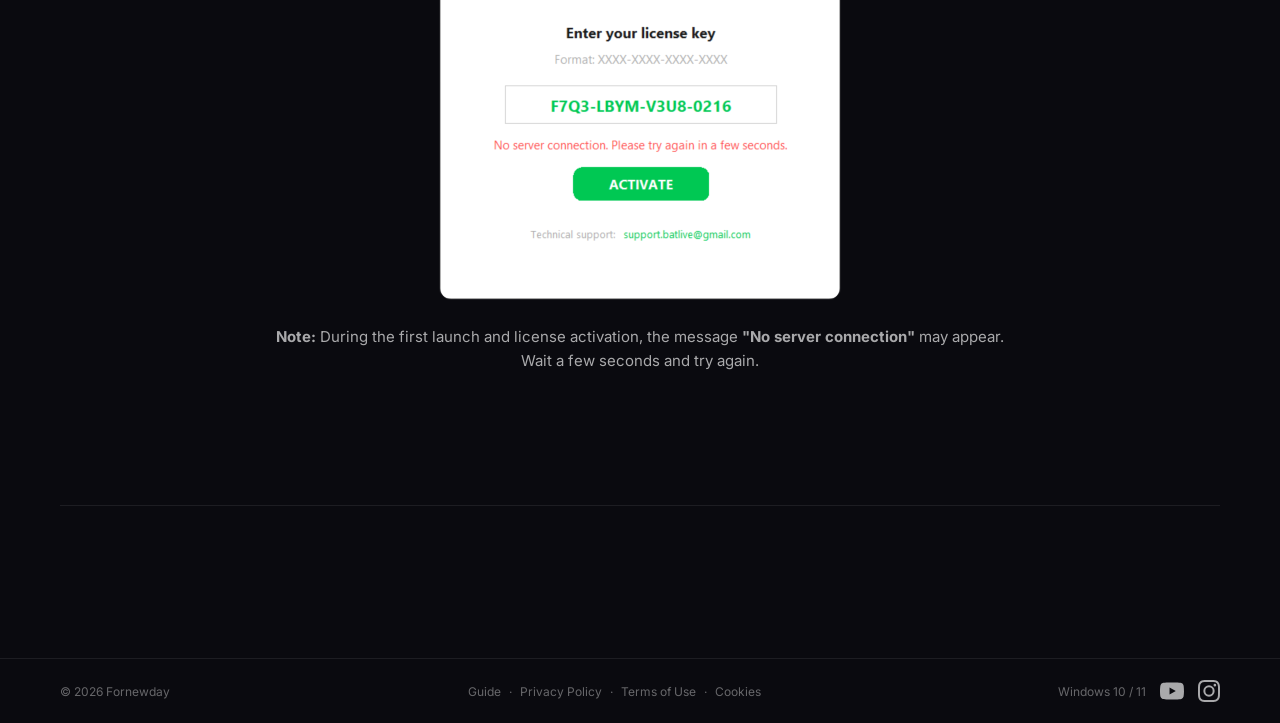
<file: install-help.html>
<!DOCTYPE html>
<html lang="en" data-theme="dark">
<head>
  <meta charset="UTF-8">
  <meta name="viewport" content="width=device-width, initial-scale=1.0">
  <title>BatLive — Installation Guide</title>
  <link rel="icon" type="image/x-icon" href="img/favicon.ico">
  <link rel="icon" type="image/svg+xml" href="img/favicon.svg">
  <link rel="icon" type="image/png" sizes="96x96" href="img/favicon-96x96.png">
  <link rel="preconnect" href="https://fonts.googleapis.com">
  <link rel="preconnect" href="https://fonts.gstatic.com" crossorigin>
  <link href="https://fonts.googleapis.com/css2?family=Inter:wght@400;500;600;700;800;900&display=swap" rel="stylesheet">
  <link rel="stylesheet" href="style.css">
</head>
<body>

<nav id="navbar">
  <div class="nav-inner">
    <a href="index.html" class="logo">BAT <span class="accent">LIVE</span></a>
    <div style="display:flex; align-items:center; gap:10px;">
    <div class="lang-wrap">
      <button class="lang-toggle" id="lang-toggle" onclick="toggleLangMenu(event)">
        <span id="lang-current">EN</span>
        <svg viewBox="0 0 10 6" width="8" height="5" fill="currentColor"><path d="M0 0l5 6 5-6z"/></svg>
      </button>
      <div class="lang-menu" id="lang-menu">
        <button class="lang-opt" data-set-lang="en">EN</button>
        <button class="lang-opt" data-set-lang="es">ES</button>
        <button class="lang-opt" data-set-lang="ru">RU</button>
        <button class="lang-opt" data-set-lang="fr">FR</button>
        <button class="lang-opt" data-set-lang="de">DE</button>
        <button class="lang-opt" data-set-lang="pt">PT</button>
        <button class="lang-opt" data-set-lang="it">IT</button>
      </div>
    </div>
    <a href="index.html" class="back-btn" id="home-btn">
      <svg viewBox="0 0 16 16" fill="none" stroke="currentColor" stroke-width="2" stroke-linecap="round" width="13" height="13">
        <path d="M10 3L5 8l5 5"/>
      </svg>
      <span id="home-text">Home</span>
    </a>
    </div>
  </div>
</nav>

<main class="install-main">

  <!-- ENGLISH -->
  <div class="lang-block" data-lang="en">
    <h1 class="page-title">Installation Guide</h1>

    <div class="step">
      <p class="step-text">When opening the <strong>"BatLive_Setup"</strong> file, a warning will appear. This is a standard Windows protection.</p>
      <div class="step-img-wrap"><img src="img/install-smartscreen-1.png" alt="" class="step-img"></div>
    </div>

    <div class="step">
      <p class="step-text">Click "More info". Then click <strong>"Run anyway"</strong> to continue the installation.</p>
      <div class="step-img-wrap"><img src="img/install-smartscreen-2.png" alt="" class="step-img"></div>
    </div>

    <div class="step">
      <p class="step-text">Select your language. The BatLive interface is available in 7 languages and can be changed later.</p>
      <div class="step-img-wrap"><img src="img/install-01-language.png" alt="" class="step-img"></div>
    </div>

    <div class="step">
      <p class="step-text">Read the agreement (EULA). Select <strong>"I accept the agreement"</strong> and click <strong>"Next"</strong>.</p>
      <div class="step-img-wrap"><img src="img/install-02-eula.png" alt="" class="step-img"></div>
    </div>

    <div class="step">
      <p class="step-text">Choose a folder and click <strong>"Next"</strong>.</p>
      <div class="step-img-wrap"><img src="img/install-03-destination.png" alt="" class="step-img"></div>
    </div>

    <div class="step">
      <p class="step-text">Leave the default name or change it. Then click <strong>"Next"</strong>.</p>
      <div class="step-img-wrap"><img src="img/install-04-menu.png" alt="" class="step-img"></div>
    </div>

    <div class="step">
      <p class="step-text">To create a BatLive desktop icon, check the box. Then click <strong>"Next"</strong>.</p>
      <div class="step-img-wrap"><img src="img/install-05-tasks.png" alt="" class="step-img"></div>
    </div>

    <div class="step">
      <p class="step-text">Review the installation settings and click <strong>"Install"</strong>.</p>
      <div class="step-img-wrap"><img src="img/install-06-ready.png" alt="" class="step-img"></div>
    </div>

    <div class="step">
      <p class="step-text">Wait a few seconds until BatLive is installed.</p>
      <div class="step-img-wrap"><img src="img/install-07-installing.png" alt="" class="step-img"></div>
    </div>

    <div class="step">
      <p class="step-text">Leave <strong>"Launch BatLive"</strong> checked and click <strong>"Finish"</strong>.</p>
      <div class="step-img-wrap"><img src="img/install-08-complete.png" alt="" class="step-img"></div>
    </div>

    <div class="step">
      <p class="step-text">Activate the license key received by email after purchase.</p>
      <div class="step-img-wrap"><img src="img/install-09-activate.png" alt="" class="step-img"></div>
      <p class="step-text" style="margin-top:18px;"><strong>Note:</strong> During the first launch and license activation, the message <strong>"No server connection"</strong> may appear.<br> Wait a few seconds and try again.</p>
    </div>
  </div>

  <!-- ESPAÑOL -->
  <div class="lang-block" data-lang="es">
    <h1 class="page-title">Guía de instalación</h1>

    <div class="step">
      <p class="step-text">Al abrir el archivo <strong>«BatLive_Setup»</strong> aparecerá un aviso. Es una protección estándar de Windows.</p>
      <div class="step-img-wrap"><img src="img/install-smartscreen-1.png" alt="" class="step-img"></div>
    </div>

    <div class="step">
      <p class="step-text">Pulse <strong>«Más información»</strong>. Después «Ejecutar de todas formas» para continuar con la instalación.</p>
      <div class="step-img-wrap"><img src="img/install-smartscreen-2.png" alt="" class="step-img"></div>
    </div>

    <div class="step">
      <p class="step-text">Seleccione el idioma. La interfaz de BatLive está disponible en 7 idiomas y puede cambiarse más adelante.</p>
      <div class="step-img-wrap"><img src="img/install-01-language.png" alt="" class="step-img"></div>
    </div>

    <div class="step">
      <p class="step-text">Lea el acuerdo (EULA). Seleccione <strong>«Acepto los términos del acuerdo»</strong> y haga clic en <strong>«Siguiente»</strong>.</p>
      <div class="step-img-wrap"><img src="img/install-02-eula.png" alt="" class="step-img"></div>
    </div>

    <div class="step">
      <p class="step-text">Elija carpeta y haga clic en <strong>«Siguiente»</strong>.</p>
      <div class="step-img-wrap"><img src="img/install-03-destination.png" alt="" class="step-img"></div>
    </div>

    <div class="step">
      <p class="step-text">Deje el nombre predeterminado o cámbielo. Después, haga clic en <strong>«Siguiente»</strong>.</p>
      <div class="step-img-wrap"><img src="img/install-04-menu.png" alt="" class="step-img"></div>
    </div>

    <div class="step">
      <p class="step-text">Para crear un icono de BatLive en el escritorio, marque la casilla. Después, haga clic en <strong>«Siguiente»</strong>.</p>
      <div class="step-img-wrap"><img src="img/install-05-tasks.png" alt="" class="step-img"></div>
    </div>

    <div class="step">
      <p class="step-text">Revise la configuración y haga clic en <strong>«Instalar»</strong>.</p>
      <div class="step-img-wrap"><img src="img/install-06-ready.png" alt="" class="step-img"></div>
    </div>

    <div class="step">
      <p class="step-text">Espere unos segundos hasta que BatLive se instale.</p>
      <div class="step-img-wrap"><img src="img/install-07-installing.png" alt="" class="step-img"></div>
    </div>

    <div class="step">
      <p class="step-text">Deje marcada la opción <strong>«Ejecutar BatLive»</strong> y haga clic en <strong>«Finalizar»</strong>.</p>
      <div class="step-img-wrap"><img src="img/install-08-complete.png" alt="" class="step-img"></div>
    </div>

    <div class="step">
      <p class="step-text">Active la clave de licencia recibida por correo tras la compra.</p>
      <div class="step-img-wrap"><img src="img/install-09-activate.png" alt="" class="step-img"></div>
      <p class="step-text" style="margin-top:18px;"><strong>Nota:</strong> Durante el primer inicio y la activación de la licencia puede aparecer el mensaje <strong>«Sin conexión al servidor»</strong>.<br> Espere unos segundos y vuelva a intentarlo.</p>
    </div>
  </div>

  <!-- РУССКИЙ -->
  <div class="lang-block" data-lang="ru">
    <h1 class="page-title">Инструкция по установке</h1>

    <div class="step">
      <p class="step-text">При открытии файла <strong>«BatLive_Setup»</strong> появится предупреждение. Это стандартная защита Windows.</p>
      <div class="step-img-wrap"><img src="img/install-smartscreen-1.png" alt="" class="step-img"></div>
    </div>

    <div class="step">
      <p class="step-text">Нажмите <strong>«Подробнее»</strong>. Затем чтобы продолжить установку— «Выполнить в любом случае»</p>
      <div class="step-img-wrap"><img src="img/install-smartscreen-2.png" alt="" class="step-img"></div>
    </div>

    <div class="step">
      <p class="step-text">Выберите язык. Интерфейс BatLive доступен на 7 языках, его можно изменить позже.</p>
      <div class="step-img-wrap"><img src="img/install-01-language.png" alt="" class="step-img"></div>
    </div>

    <div class="step">
      <p class="step-text">Прочитайте соглашение (EULA). Выберите <strong>«Я принимаю условия соглашения»</strong> и нажмите <strong>«Далее»</strong>.</p>
      <div class="step-img-wrap"><img src="img/install-02-eula.png" alt="" class="step-img"></div>
    </div>

    <div class="step">
      <p class="step-text">Выберите папку и нажмите <strong>«Далее»</strong>.</p>
      <div class="step-img-wrap"><img src="img/install-03-destination.png" alt="" class="step-img"></div>
    </div>

    <div class="step">
      <p class="step-text">Оставьте имя по умолчанию или измените его. Затем нажмите <strong>«Далее»</strong>.</p>
      <div class="step-img-wrap"><img src="img/install-04-menu.png" alt="" class="step-img"></div>
    </div>

    <div class="step">
      <p class="step-text">Для создания иконки BatLive на рабочем столе поставьте галочку. Затем нажмите <strong>«Далее»</strong>.</p>
      <div class="step-img-wrap"><img src="img/install-05-tasks.png" alt="" class="step-img"></div>
    </div>

    <div class="step">
      <p class="step-text">Проверьте параметры установки и нажмите <strong>«Установить»</strong>.</p>
      <div class="step-img-wrap"><img src="img/install-06-ready.png" alt="" class="step-img"></div>
    </div>

    <div class="step">
      <p class="step-text">Подождите несколько секунд, пока BatLive установится.</p>
      <div class="step-img-wrap"><img src="img/install-07-installing.png" alt="" class="step-img"></div>
    </div>

    <div class="step">
      <p class="step-text">Оставьте отмеченным пункт <strong>«Запустить BatLive»</strong> и нажмите <strong>«Готово»</strong>.</p>
      <div class="step-img-wrap"><img src="img/install-08-complete.png" alt="" class="step-img"></div>
    </div>

    <div class="step">
      <p class="step-text">Активируйте лицензионный ключ, полученный по электронной почте после покупки.</p>
      <div class="step-img-wrap"><img src="img/install-09-activate.png" alt="" class="step-img"></div>
      <p class="step-text" style="margin-top:18px;"><strong>Примечание:</strong> При первом запуске и активации лицензии может появиться сообщение <strong>«Нет подключения к серверу»</strong>.<br> Подождите несколько секунд и повторите попытку.</p>
    </div>
  </div>

  <!-- FRANÇAIS -->
  <div class="lang-block" data-lang="fr">
    <h1 class="page-title">Guide d'installation</h1>

    <div class="step">
      <p class="step-text">Lors de l'ouverture du fichier <strong>«BatLive_Setup»</strong>, un avertissement s'affichera. Il s'agit d'une protection standard de Windows.</p>
      <div class="step-img-wrap"><img src="img/install-smartscreen-1.png" alt="" class="step-img"></div>
    </div>

    <div class="step">
      <p class="step-text">Cliquez sur <strong>«Informations complémentaires»</strong>. Puis sur «Exécuter quand même» pour continuer l'installation.</p>
      <div class="step-img-wrap"><img src="img/install-smartscreen-2.png" alt="" class="step-img"></div>
    </div>

    <div class="step">
      <p class="step-text">Choisissez votre langue. L'interface de BatLive est disponible en 7 langues et peut être modifiée ultérieurement.</p>
      <div class="step-img-wrap"><img src="img/install-01-language.png" alt="" class="step-img"></div>
    </div>

    <div class="step">
      <p class="step-text">Lisez le contrat (EULA). Sélectionnez <strong>«J'accepte les termes du contrat»</strong> puis cliquez sur <strong>«Uivant»</strong>.</p>
      <div class="step-img-wrap"><img src="img/install-02-eula.png" alt="" class="step-img"></div>
    </div>

    <div class="step">
      <p class="step-text">Choisissez un dossier puis cliquez sur <strong>«Suivant»</strong>.</p>
      <div class="step-img-wrap"><img src="img/install-03-destination.png" alt="" class="step-img"></div>
    </div>

    <div class="step">
      <p class="step-text">Conservez le nom par défaut ou modifiez-le. Cliquez ensuite sur <strong>«Suivant»</strong>.</p>
      <div class="step-img-wrap"><img src="img/install-04-menu.png" alt="" class="step-img"></div>
    </div>

    <div class="step">
      <p class="step-text">Pour créer une icône BatLive sur le bureau, cochez la case. Cliquez ensuite sur <strong>«Suivant»</strong>.</p>
      <div class="step-img-wrap"><img src="img/install-05-tasks.png" alt="" class="step-img"></div>
    </div>

    <div class="step">
      <p class="step-text">Vérifiez les paramètres d'installation puis cliquez sur <strong>«Installer»</strong>.</p>
      <div class="step-img-wrap"><img src="img/install-06-ready.png" alt="" class="step-img"></div>
    </div>

    <div class="step">
      <p class="step-text">Patientez quelques secondes le temps que BatLive s'installe.</p>
      <div class="step-img-wrap"><img src="img/install-07-installing.png" alt="" class="step-img"></div>
    </div>

    <div class="step">
      <p class="step-text">Laissez cochée l'option <strong>«Lancer BatLive»</strong>, puis cliquez sur <strong>«Terminer»</strong>.</p>
      <div class="step-img-wrap"><img src="img/install-08-complete.png" alt="" class="step-img"></div>
    </div>

    <div class="step">
      <p class="step-text">Activez la clé de licence reçue par e-mail après l'achat.</p>
      <div class="step-img-wrap"><img src="img/install-09-activate.png" alt="" class="step-img"></div>
      <p class="step-text" style="margin-top:18px;"><strong>Remarque :</strong> Lors du premier démarrage et de l'activation de la licence, le message <strong>«Pas de connexion au serveur»</strong> peut apparaître.<br> Patientez quelques secondes, puis réessayez.</p>
    </div>
  </div>

  <!-- DEUTSCH -->
  <div class="lang-block" data-lang="de">
    <h1 class="page-title">Installationsanleitung</h1>

    <div class="step">
      <p class="step-text">Beim Öffnen der Datei <strong>„BatLive_Setup"</strong> erscheint eine Warnmeldung. Dies ist ein standardmäßiger Windows-Schutz.</p>
      <div class="step-img-wrap"><img src="img/install-smartscreen-1.png" alt="" class="step-img"></div>
    </div>

    <div class="step">
      <p class="step-text">Klicken Sie auf <strong>„Weitere Informationen"</strong>. Danach auf „Trotzdem ausführen", um die Installation fortzusetzen.</p>
      <div class="step-img-wrap"><img src="img/install-smartscreen-2.png" alt="" class="step-img"></div>
    </div>

    <div class="step">
      <p class="step-text">Wählen Sie Ihre Sprache. Die BatLive-Oberfläche ist in 7 Sprachen verfügbar und kann später geändert werden.</p>
      <div class="step-img-wrap"><img src="img/install-01-language.png" alt="" class="step-img"></div>
    </div>

    <div class="step">
      <p class="step-text">Lesen Sie die Vereinbarung (EULA). Wählen Sie <strong>„Ich akzeptiere die Vereinbarung"</strong> und klicken Sie auf <strong>„Weiter"</strong>.</p>
      <div class="step-img-wrap"><img src="img/install-02-eula.png" alt="" class="step-img"></div>
    </div>

    <div class="step">
      <p class="step-text">Wählen Sie einen Ordner und klicken Sie auf <strong>„Weiter"</strong>.</p>
      <div class="step-img-wrap"><img src="img/install-03-destination.png" alt="" class="step-img"></div>
    </div>

    <div class="step">
      <p class="step-text">Lassen Sie den Standardnamen oder ändern Sie ihn. Klicken Sie anschließend auf <strong>„Weiter"</strong>.</p>
      <div class="step-img-wrap"><img src="img/install-04-menu.png" alt="" class="step-img"></div>
    </div>

    <div class="step">
      <p class="step-text">Um ein BatLive-Symbol auf dem Desktop zu erstellen, aktivieren Sie das Kontrollkästchen. Klicken Sie anschließend auf <strong>„Weiter"</strong>.</p>
      <div class="step-img-wrap"><img src="img/install-05-tasks.png" alt="" class="step-img"></div>
    </div>

    <div class="step">
      <p class="step-text">Überprüfen Sie die Einstellungen und klicken Sie auf <strong>„Installieren"</strong>.</p>
      <div class="step-img-wrap"><img src="img/install-06-ready.png" alt="" class="step-img"></div>
    </div>

    <div class="step">
      <p class="step-text">Warten Sie einige Sekunden, bis BatLive installiert ist.</p>
      <div class="step-img-wrap"><img src="img/install-07-installing.png" alt="" class="step-img"></div>
    </div>

    <div class="step">
      <p class="step-text">Lassen Sie <strong>„BatLive starten"</strong> aktiviert und klicken Sie auf <strong>„Fertigstellen"</strong>.</p>
      <div class="step-img-wrap"><img src="img/install-08-complete.png" alt="" class="step-img"></div>
    </div>

    <div class="step">
      <p class="step-text">Aktivieren Sie den per E-Mail nach dem Kauf erhaltenen Lizenzschlüssel.</p>
      <div class="step-img-wrap"><img src="img/install-09-activate.png" alt="" class="step-img"></div>
      <p class="step-text" style="margin-top:18px;"><strong>Hinweis:</strong> Beim ersten Start und der Lizenzaktivierung kann die Meldung <strong>„Keine Verbindung zum Server"</strong> erscheinen.<br> Warten Sie einige Sekunden und versuchen Sie es erneut.</p>
    </div>
  </div>

  <!-- PORTUGUÊS -->
  <div class="lang-block" data-lang="pt">
    <h1 class="page-title">Guia de instalação</h1>

    <div class="step">
      <p class="step-text">Ao abrir o ficheiro <strong>«BatLive_Setup»</strong>, aparecerá um aviso. Esta é uma proteção padrão do Windows.</p>
      <div class="step-img-wrap"><img src="img/install-smartscreen-1.png" alt="" class="step-img"></div>
    </div>

    <div class="step">
      <p class="step-text">Clique em <strong>«Mais informações»</strong>. Depois em «Executar mesmo assim» para continuar a instalação.</p>
      <div class="step-img-wrap"><img src="img/install-smartscreen-2.png" alt="" class="step-img"></div>
    </div>

    <div class="step">
      <p class="step-text">Selecione o idioma. A interface do BatLive está disponível em 7 idiomas e pode ser alterada mais tarde.</p>
      <div class="step-img-wrap"><img src="img/install-01-language.png" alt="" class="step-img"></div>
    </div>

    <div class="step">
      <p class="step-text">Leia o contrato (EULA). Selecione <strong>«Aceito os termos do contrato» </strong>e clique em <strong>«Seguinte»</strong>.</p>
      <div class="step-img-wrap"><img src="img/install-02-eula.png" alt="" class="step-img"></div>
    </div>

    <div class="step">
      <p class="step-text">Escolha uma pasta e clique em <strong>«Seguinte»</strong>.</p>
      <div class="step-img-wrap"><img src="img/install-03-destination.png" alt="" class="step-img"></div>
    </div>

    <div class="step">
      <p class="step-text">Mantenha o nome predefinido ou altere-o. Depois clique em <strong>«Seguinte»</strong>.</p>
      <div class="step-img-wrap"><img src="img/install-04-menu.png" alt="" class="step-img"></div>
    </div>

    <div class="step">
      <p class="step-text">Para criar um ícone do BatLive no ambiente de trabalho, marque a caixa. Depois clique em <strong>«Seguinte»</strong>.</p>
      <div class="step-img-wrap"><img src="img/install-05-tasks.png" alt="" class="step-img"></div>
    </div>

    <div class="step">
      <p class="step-text">Verifique as definições e clique em <strong>«Instalar»</strong>.</p>
      <div class="step-img-wrap"><img src="img/install-06-ready.png" alt="" class="step-img"></div>
    </div>

    <div class="step">
      <p class="step-text">Aguarde alguns segundos até o BatLive ser instalado.</p>
      <div class="step-img-wrap"><img src="img/install-07-installing.png" alt="" class="step-img"></div>
    </div>

    <div class="step">
      <p class="step-text">Deixe marcada a opção <strong>«Executar BatLive»</strong> e clique em <strong>«Concluir»</strong>.</p>
      <div class="step-img-wrap"><img src="img/install-08-complete.png" alt="" class="step-img"></div>
    </div>

    <div class="step">
      <p class="step-text">Ative a chave de licença recebida por e-mail após a compra.</p>
      <div class="step-img-wrap"><img src="img/install-09-activate.png" alt="" class="step-img"></div>
      <p class="step-text" style="margin-top:18px;"><strong>Nota:</strong> Durante o primeiro arranque e a ativação da licença, poderá surgir a mensagem <strong>«Sem ligação ao servidor»</strong>.<br> Aguarde alguns segundos e tente novamente.</p>
    </div>
  </div>

  <!-- ITALIANO -->
  <div class="lang-block" data-lang="it">
    <h1 class="page-title">Guida all'installazione</h1>

    <div class="step">
      <p class="step-text">Aprendo il file <strong>«BatLive_Setup»</strong> verrà visualizzato un avviso. Si tratta di una protezione standard di Windows.</p>
      <div class="step-img-wrap"><img src="img/install-smartscreen-1.png" alt="" class="step-img"></div>
    </div>

    <div class="step">
      <p class="step-text">Fare clic su <strong>«Ulteriori informazioni»</strong>. Poi su «Esegui comunque» per continuare l'installazione.</p>
      <div class="step-img-wrap"><img src="img/install-smartscreen-2.png" alt="" class="step-img"></div>
    </div>

    <div class="step">
      <p class="step-text">Selezionare la lingua. L'interfaccia di BatLive è disponibile in 7 lingue e può essere modificata in seguito.</p>
      <div class="step-img-wrap"><img src="img/install-01-language.png" alt="" class="step-img"></div>
    </div>

    <div class="step">
      <p class="step-text">Leggere il contratto (EULA). Selezionare <strong>«Accetto i termini del contratto»</strong> e fare clic su <strong>«Avanti»</strong>.</p>
      <div class="step-img-wrap"><img src="img/install-02-eula.png" alt="" class="step-img"></div>
    </div>

    <div class="step">
      <p class="step-text">Scegliere una cartella e fare clic su <strong>«Avanti»</strong>.</p>
      <div class="step-img-wrap"><img src="img/install-03-destination.png" alt="" class="step-img"></div>
    </div>

    <div class="step">
      <p class="step-text">Lasciare il nome predefinito oppure modificarlo. Fare quindi clic su <strong>«Avanti»</strong>.</p>
      <div class="step-img-wrap"><img src="img/install-04-menu.png" alt="" class="step-img"></div>
    </div>

    <div class="step">
      <p class="step-text">Per creare un'icona di BatLive sul desktop, selezionare la casella. Fare quindi clic su <strong>«Avanti»</strong>.</p>
      <div class="step-img-wrap"><img src="img/install-05-tasks.png" alt="" class="step-img"></div>
    </div>

    <div class="step">
      <p class="step-text">Controllare le impostazioni e fare clic su <strong>«Installa»</strong>.</p>
      <div class="step-img-wrap"><img src="img/install-06-ready.png" alt="" class="step-img"></div>
    </div>

    <div class="step">
      <p class="step-text">Attendere alcuni secondi finché BatLive non è installato.</p>
      <div class="step-img-wrap"><img src="img/install-07-installing.png" alt="" class="step-img"></div>
    </div>

    <div class="step">
      <p class="step-text">Lasciare selezionata l'opzione <strong>«Avvia BatLive»</strong> e fare clic su <strong>«Fine»</strong>.</p>
      <div class="step-img-wrap"><img src="img/install-08-complete.png" alt="" class="step-img"></div>
    </div>

    <div class="step">
      <p class="step-text">Attivare la chiave di licenza ricevuta via e-mail dopo l'acquisto.</p>
      <div class="step-img-wrap"><img src="img/install-09-activate.png" alt="" class="step-img"></div>
      <p class="step-text" style="margin-top:18px;"><strong>Nota:</strong> Durante il primo avvio e l'attivazione della licenza potrebbe comparire il messaggio <strong>«Nessuna connessione al server»</strong>.<br> Attendere qualche secondo e riprovare.</p>
    </div>
  </div>

</main>

<footer>
  <div class="container footer-inner">
    <p class="footer-copy" id="footer-copy">© 2026 Fornewday</p>
    <div class="footer-links">
      <a href="extend-battery.html">Guide</a>
      <span class="footer-sep">·</span>
      <a href="privacy.html" id="footer-privacy">Privacy Policy</a>
      <span class="footer-sep">·</span>
      <a href="terms.html" id="footer-terms">Terms of Use</a>
      <span class="footer-sep">·</span>
      <a href="cookies.html" id="footer-ck">Cookies</a>
    </div>
    <div class="footer-right-wrap">
      <span class="footer-right" id="footer-right">Windows 10 / 11</span>
      <a href="https://youtube.com/@BatLiveApp" target="_blank" rel="noopener" class="footer-brand-link" aria-label="YouTube" data-social="yt">
        <svg viewBox="0 0 24 24" width="24" height="24" fill="currentColor">
          <path d="M23.498 6.186a3.016 3.016 0 0 0-2.122-2.136C19.505 3.545 12 3.545 12 3.545s-7.505 0-9.377.505A3.017 3.017 0 0 0 .502 6.186C0 8.07 0 12 0 12s0 3.93.502 5.814a3.016 3.016 0 0 0 2.122 2.136c1.871.505 9.376.505 9.376.505s7.505 0 9.377-.505a3.015 3.015 0 0 0 2.122-2.136C24 15.93 24 12 24 12s0-3.93-.502-5.814zM9.545 15.568V8.432L15.818 12l-6.273 3.568z"/>
        </svg>
      </a>
      <a href="https://instagram.com/fornewday.official" target="_blank" rel="noopener" class="footer-brand-link" aria-label="Instagram" data-social="ig">
        <svg viewBox="0 0 24 24" width="22" height="22" fill="currentColor">
          <path d="M12 2.163c3.204 0 3.584.012 4.85.07 3.252.148 4.771 1.691 4.919 4.919.058 1.265.069 1.645.069 4.849 0 3.205-.012 3.584-.069 4.849-.149 3.225-1.664 4.771-4.919 4.919-1.266.058-1.644.07-4.85.07-3.204 0-3.584-.012-4.849-.07-3.26-.149-4.771-1.699-4.919-4.92-.058-1.265-.07-1.644-.07-4.849 0-3.204.013-3.583.07-4.849.149-3.227 1.664-4.771 4.919-4.919 1.266-.057 1.645-.069 4.849-.069zM12 0C8.741 0 8.333.014 7.053.072 2.695.272.273 2.69.073 7.052.014 8.333 0 8.741 0 12c0 3.259.014 3.668.072 4.948.2 4.358 2.618 6.78 6.98 6.98C8.333 23.986 8.741 24 12 24c3.259 0 3.668-.014 4.948-.072 4.354-.2 6.782-2.618 6.979-6.98.059-1.28.073-1.689.073-4.948 0-3.259-.014-3.667-.072-4.947-.196-4.354-2.617-6.78-6.979-6.98C15.668.014 15.259 0 12 0zm0 5.838a6.162 6.162 0 100 12.324 6.162 6.162 0 000-12.324zM12 16a4 4 0 110-8 4 4 0 010 8zm6.406-11.845a1.44 1.44 0 100 2.881 1.44 1.44 0 000-2.881z"/>
        </svg>
      </a>
    </div>
  </div>
</footer>

<script>
  const savedTheme = localStorage.getItem('batlive-theme') || 'dark';
  document.documentElement.setAttribute('data-theme', savedTheme);

  const HOME_TEXTS = {
    en: 'Home', es: 'Inicio', ru: 'Главная',
    fr: 'Accueil', de: 'Startseite', pt: 'Início', it: 'Home'
  };
  const VALID_LANGS = ['en','es','ru','fr','de','pt','it'];

  function applyLang(lang) {
    if (!VALID_LANGS.includes(lang)) lang = 'en';
    document.querySelectorAll('.lang-block').forEach(b => {
      b.classList.toggle('active', b.dataset.lang === lang);
    });
    document.querySelectorAll('.lang-opt').forEach(b => {
      b.classList.toggle('active', b.dataset.setLang === lang);
    });
    document.getElementById('lang-current').textContent = lang.toUpperCase();
    document.getElementById('home-text').textContent = HOME_TEXTS[lang];
    document.documentElement.setAttribute('lang', lang);
    localStorage.setItem('batlive-install-lang', lang);
    document.getElementById('lang-menu').classList.remove('open');
  }

  function toggleLangMenu(e) {
    e.stopPropagation();
    document.getElementById('lang-menu').classList.toggle('open');
  }

  document.addEventListener('click', () => {
    document.getElementById('lang-menu').classList.remove('open');
  });

  const savedInstallLang = localStorage.getItem('batlive-install-lang');
  const savedSiteLang = (localStorage.getItem('batlive-lang') || 'en').toLowerCase();
  applyLang(savedInstallLang || savedSiteLang);

  document.querySelectorAll('.lang-opt').forEach(b => {
    b.addEventListener('click', () => applyLang(b.dataset.setLang));
  });
</script>

</body>
</html>
</file>
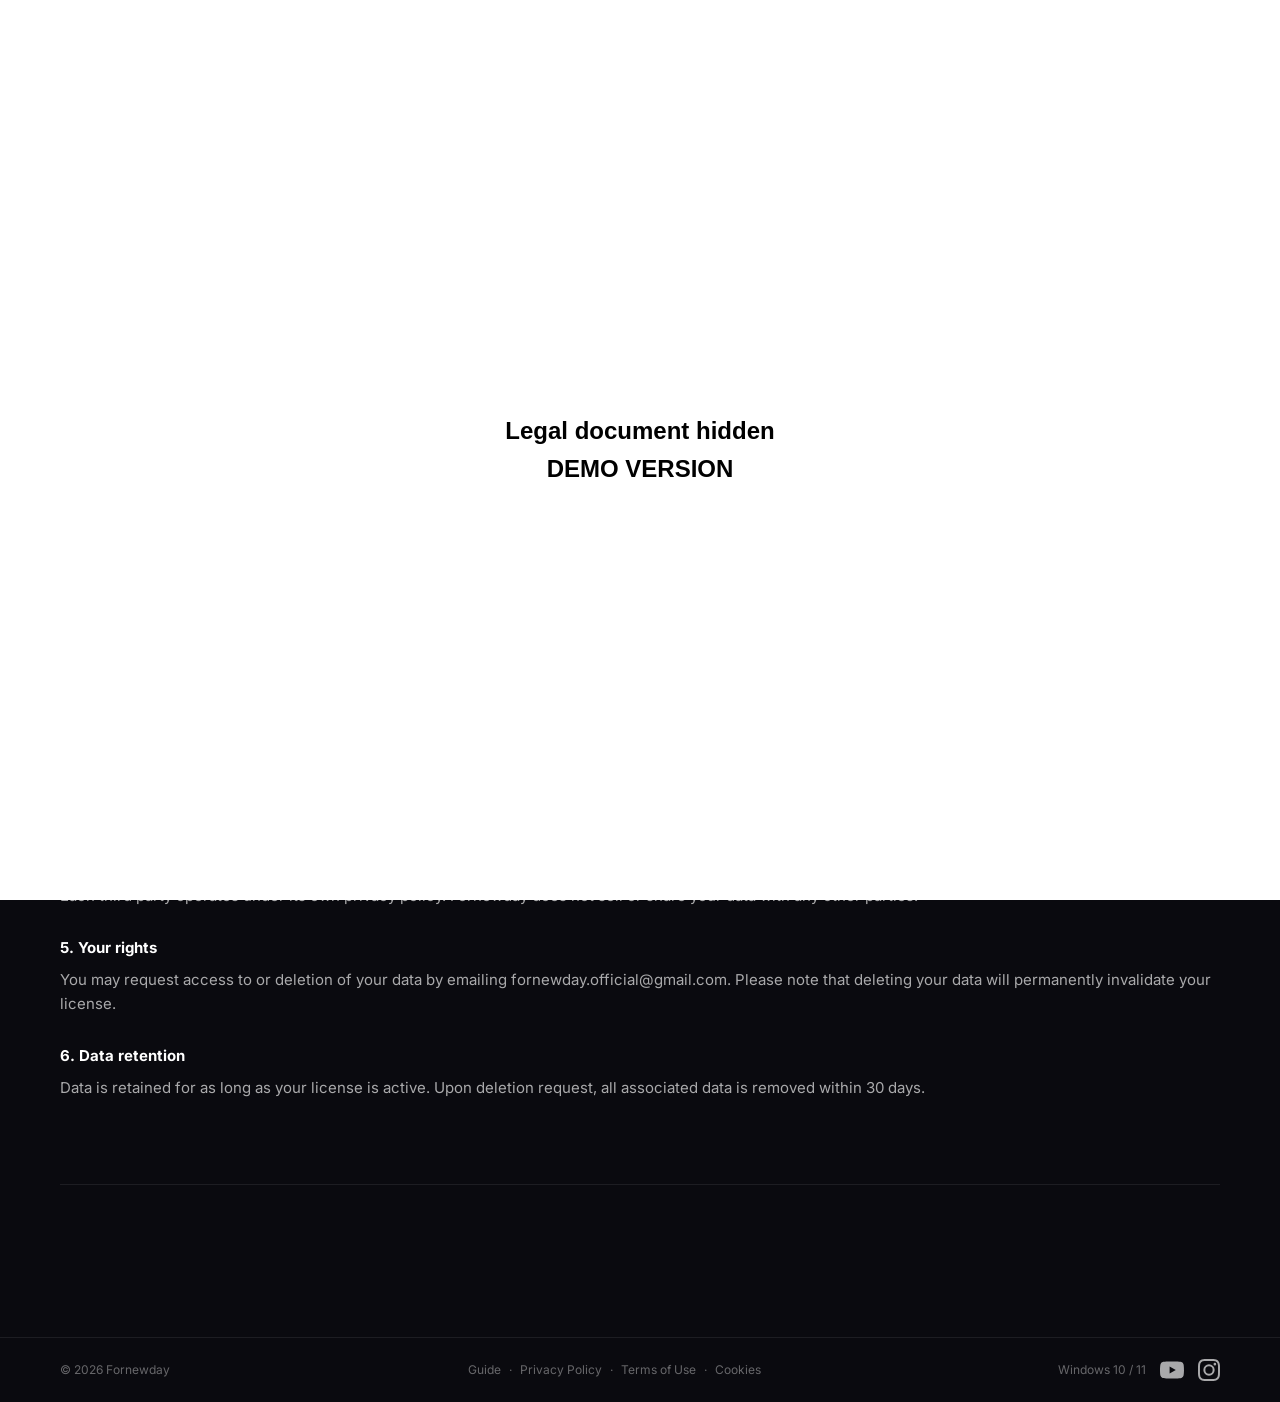
<file: privacy.html>
<!DOCTYPE html>
<html lang="en" data-theme="dark">
<head>
  <meta charset="UTF-8">
  <meta name="viewport" content="width=device-width, initial-scale=1.0">
  <title>BatLive — Privacy Policy</title>
  <link rel="icon" type="image/x-icon" href="img/favicon.ico">
  <link rel="icon" type="image/svg+xml" href="img/favicon.svg">
  <link rel="icon" type="image/png" sizes="96x96" href="img/favicon-96x96.png">
  <link rel="preconnect" href="https://fonts.googleapis.com">
  <link rel="preconnect" href="https://fonts.gstatic.com" crossorigin>
  <link href="https://fonts.googleapis.com/css2?family=Inter:wght@400;500;600;700;800;900&display=swap" rel="stylesheet">
  <link rel="stylesheet" href="style.css">
</head>
<body>
<div style="position:fixed;top:0;left:0;width:100%;height:100%;background:#fff;z-index:99999;display:flex;justify-content:center;align-items:center;text-align:center;font-size:24px;font-weight:bold;font-family:sans-serif;color:#000;">Legal document hidden<br>DEMO VERSION</div>

<nav>
  <div class="nav-inner">
    <a href="index.html" class="logo">BAT <span class="accent">LIVE</span></a>
    <a href="index.html" class="back-btn" onclick="if(document.referrer){history.back();return false;}">
      <svg viewBox="0 0 16 16" fill="none" stroke="currentColor" stroke-width="2" stroke-linecap="round" width="13" height="13">
        <path d="M10 3L5 8l5 5"/>
      </svg>
      <span>Back</span>
    </a>
  </div>
</nav>

<main class="legal-main">
  <h1 class="page-title" id="page-title">Privacy Policy</h1>
  <p class="page-date" id="page-date">Last updated: October 2026</p>

  <!-- ── ENGLISH ── -->
  <div class="lang-block" data-lang="en">
    <h2>Privacy Policy — BatLive</h2>

    <h3>1. Data Controller</h3>
    <p>Fornewday (Demo Version)<br>
    Contact: fornewday.official@gmail.com</p>
    
    <h3>2. Data collected</h3>
    <ul>
      <li><strong>Email address</strong> — provided during purchase via Stripe.</li>
      <li><strong>Hardware ID (MachineGuid)</strong> — generated locally on your device to bind the license.</li>
      <li><strong>Country of purchase</strong> — recorded by the payment processor.</li>
    </ul>

    <h3>3. Purpose of processing</h3>
    <ul>
      <li>License generation and delivery.</li>
      <li>Activation and online validation (up to once every 7 days).</li>
      <li>Delivery of critical update notifications.</li>
    </ul>

    <h3>4. Third-party services</h3>
    <ul>
      <li><strong>Stripe</strong> — payment processing and license delivery.</li>
      <li><strong>Render</strong> — license validation server hosting.</li>
      <li><strong>Cloudflare</strong> — purchase request routing; checks the country of your IP address to confirm that sales are limited to the European Union.</li>
      <li><strong>Supabase</strong> — license database.</li>
    </ul>
    <p>Each third party operates under its own privacy policy. Fornewday does not sell or share your data with any other parties.</p>

    <h3>5. Your rights</h3>
    <p>You may request access to or deletion of your data by emailing fornewday.official@gmail.com. Please note that deleting your data will permanently invalidate your license.</p>

    <h3>6. Data retention</h3>
    <p>Data is retained for as long as your license is active. Upon deletion request, all associated data is removed within 30 days.</p>
  </div>

  <!-- ── ESPAÑOL ── -->
  <div class="lang-block" data-lang="es">
    <h2>Política de privacidad — BatLive</h2>

    <h3>1. Responsable del tratamiento</h3>
    <p>Fornewday (Demo Version)<br>
    Contacto: fornewday.official@gmail.com</p>

    <h3>2. Datos recogidos</h3>
    <ul>
      <li><strong>Dirección de email</strong> — facilitada durante la compra a través de Stripe.</li>
      <li><strong>ID de hardware (MachineGuid)</strong> — generado localmente en tu dispositivo para vincular la licencia.</li>
      <li><strong>País de compra</strong> — registrado por el procesador de pago.</li>
    </ul>

    <h3>3. Finalidad del tratamiento</h3>
    <ul>
      <li>Generación y entrega de la licencia.</li>
      <li>Activación y validación en línea (hasta una vez cada 7 días).</li>
      <li>Envío de notificaciones de actualizaciones críticas.</li>
    </ul>

    <h3>4. Servicios de terceros</h3>
    <ul>
      <li><strong>Stripe</strong> — procesamiento de pagos y entrega de licencias.</li>
      <li><strong>Render</strong> — alojamiento del servidor de validación de licencias.</li>
      <li><strong>Cloudflare</strong> — enrutamiento de la solicitud de compra; comprueba el país de tu dirección IP para confirmar que las ventas se limitan a la Unión Europea.</li>
      <li><strong>Supabase</strong> — base de datos de licencias.</li>
    </ul>
    <p>Cada tercero opera bajo su propia política de privacidad. Fornewday no vende ni comparte tus datos con ninguna otra parte.</p>

    <h3>5. Tus derechos</h3>
    <p>Puedes solicitar el acceso o la eliminación de tus datos escribiendo a fornewday.official@gmail.com. Ten en cuenta que la eliminación de tus datos invalidará permanentemente tu licencia.</p>

    <h3>6. Conservación de datos</h3>
    <p>Los datos se conservan mientras la licencia esté activa. Tras una solicitud de eliminación, todos los datos asociados se borran en un plazo de 30 días.</p>
  </div>

  <!-- ── РУССКИЙ ── -->
  <div class="lang-block" data-lang="ru">
    <h2>Политика конфиденциальности — BatLive</h2>

    <h3>1. Ответственное лицо</h3>
      <p>Fornewday (Demo Version)<br>
    Контакт: fornewday.official@gmail.com</p>

    <h3>2. Собираемые данные</h3>
    <ul>
      <li><strong>Адрес электронной почты</strong> — предоставляется при покупке через Stripe.</li>
      <li><strong>Идентификатор оборудования (MachineGuid)</strong> — формируется локально на вашем устройстве для привязки лицензии.</li>
      <li><strong>Страна покупки</strong> — фиксируется платёжным сервисом.</li>
    </ul>

    <h3>3. Цели обработки</h3>
    <ul>
      <li>Формирование и доставка лицензии.</li>
      <li>Активация и онлайн-проверка (не чаще одного раза в 7 дней).</li>
      <li>Уведомления о критических обновлениях.</li>
    </ul>

    <h3>4. Сторонние сервисы</h3>
    <ul>
      <li><strong>Stripe</strong> — обработка платежей и доставка лицензий.</li>
      <li><strong>Render</strong> — хостинг сервера проверки лицензий.</li>
      <li><strong>Cloudflare</strong> — маршрутизация запроса на покупку; проверяет страну вашего IP-адреса, чтобы подтвердить, что продажи ограничены Европейским союзом.</li>
      <li><strong>Supabase</strong> — база данных лицензий.</li>
    </ul>
    <p>Каждый сторонний сервис работает в соответствии со своей политикой конфиденциальности. Fornewday не продаёт и не передаёт ваши данные третьим лицам.</p>

    <h3>5. Ваши права</h3>
    <p>Вы можете запросить доступ к своим данным или их удаление, написав на fornewday.official@gmail.com. Обратите внимание: удаление данных приведёт к безвозвратной деактивации лицензии.</p>

    <h3>6. Хранение данных</h3>
    <p>Данные хранятся в течение всего срока действия лицензии. После получения запроса на удаление все связанные данные уничтожаются в течение 30 дней.</p>
  </div>

</main>

<!-- ── 11. FOOTER ─────────────────────────────────────────── -->
<footer>
  <div class="container footer-inner">
    <p class="footer-copy" id="footer-copy">© 2026 Fornewday</p>
    <div class="footer-links">
      <a href="extend-battery.html">Guide</a>
      <span class="footer-sep">·</span>
      <a href="privacy.html" id="footer-privacy">Privacy Policy</a>
      <span class="footer-sep">·</span>
      <a href="terms.html" id="footer-terms">Terms of Use</a>
      <span class="footer-sep">·</span>
      <a href="cookies.html" id="footer-ck">Cookies</a>
    </div>
    <div class="footer-right-wrap">
      <span class="footer-right" id="footer-right">Windows 10 / 11</span>
      <a href="https://youtube.com/@BatLiveApp" target="_blank" rel="noopener" class="footer-brand-link" aria-label="YouTube" data-social="yt">
        <svg viewBox="0 0 24 24" width="24" height="24" fill="currentColor">
          <path d="M23.5 6.2a3 3 0 0 0-2.1-2.1C19.6 3.6 12 3.6 12 3.6s-7.6 0-9.4.5A3 3 0 0 0 .5 6.2C0 8 0 12 0 12s0 4 .5 5.8a3 3 0 0 0 2.1 2.1c1.8.5 9.4.5 9.4.5s7.6 0 9.4-.5a3 3 0 0 0 2.1-2.1c.5-1.8.5-5.8.5-5.8s0-4-.5-5.8zM9.6 15.6V8.4L15.8 12l-6.2 3.6z" fill-rule="evenodd" clip-rule="evenodd"/>
        </svg>
      </a>
      <a href="https://instagram.com/fornewday.official" target="_blank" rel="noopener" class="footer-brand-link" aria-label="Instagram" data-social="ig">
        <svg viewBox="0 0 24 24" width="22" height="22" fill="currentColor">
          <path d="M12 2.163c3.204 0 3.584.012 4.85.07 3.252.148 4.771 1.691 4.919 4.919.058 1.265.069 1.645.069 4.849 0 3.205-.012 3.584-.069 4.849-.149 3.225-1.664 4.771-4.919 4.919-1.266.058-1.644.07-4.85.07-3.204 0-3.584-.012-4.849-.07-3.26-.149-4.771-1.699-4.919-4.92-.058-1.265-.07-1.644-.07-4.849 0-3.204.013-3.583.07-4.849.149-3.227 1.664-4.771 4.919-4.919 1.266-.057 1.645-.069 4.849-.069zM12 0C8.741 0 8.333.014 7.053.072 2.695.272.273 2.69.073 7.052.014 8.333 0 8.741 0 12c0 3.259.014 3.668.072 4.948.2 4.358 2.618 6.78 6.98 6.98C8.333 23.986 8.741 24 12 24c3.259 0 3.668-.014 4.948-.072 4.354-.2 6.782-2.618 6.979-6.98.059-1.28.073-1.689.073-4.948 0-3.259-.014-3.667-.072-4.947-.196-4.354-2.617-6.78-6.979-6.98C15.668.014 15.259 0 12 0zm0 5.838a6.162 6.162 0 100 12.324 6.162 6.162 0 000-12.324zM12 16a4 4 0 110-8 4 4 0 010 8zm6.406-11.845a1.44 1.44 0 100 2.881 1.44 1.44 0 000-2.881z"/>
        </svg>
      </a>
    </div>
  </div>
</footer>

<script src="legal.js"></script>
</body>
</html>
</file>
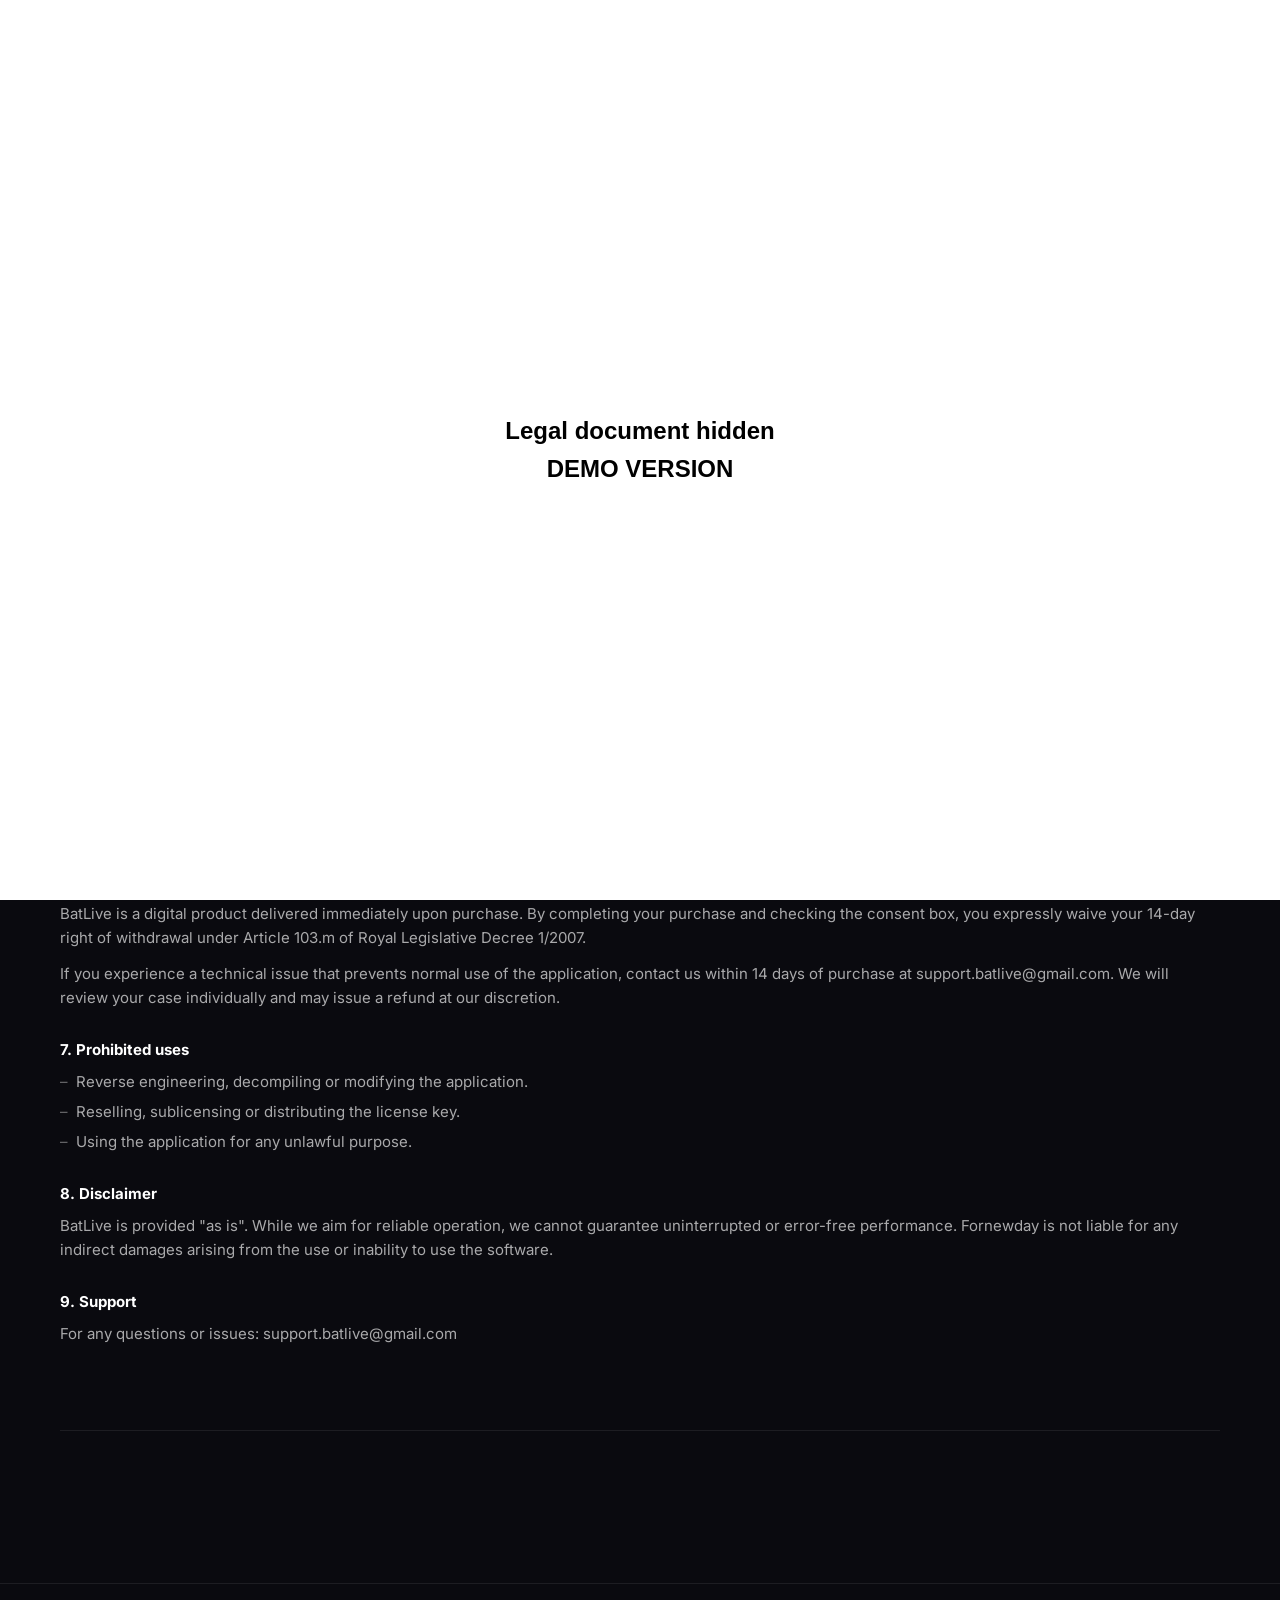
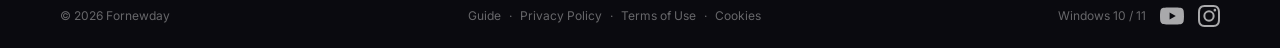
<file: terms.html>
<!DOCTYPE html>
<html lang="en" data-theme="dark">
<head>
  <meta charset="UTF-8">
  <meta name="viewport" content="width=device-width, initial-scale=1.0">
  <title>BatLive — Terms of Use</title>
  <link rel="icon" type="image/x-icon" href="img/favicon.ico">
  <link rel="icon" type="image/svg+xml" href="img/favicon.svg">
  <link rel="icon" type="image/png" sizes="96x96" href="img/favicon-96x96.png">
  <link rel="preconnect" href="https://fonts.googleapis.com">
  <link rel="preconnect" href="https://fonts.gstatic.com" crossorigin>
  <link href="https://fonts.googleapis.com/css2?family=Inter:wght@400;500;600;700;800;900&display=swap" rel="stylesheet">
<link rel="stylesheet" href="style.css">
</head>
<body>
<div style="position:fixed;top:0;left:0;width:100%;height:100%;background:#fff;z-index:99999;display:flex;justify-content:center;align-items:center;text-align:center;font-size:24px;font-weight:bold;font-family:sans-serif;color:#000;">Legal document hidden<br>DEMO VERSION</div>

<nav>
  <div class="nav-inner">
    <a href="index.html" class="logo">BAT <span class="accent">LIVE</span></a>
    <a href="index.html" class="back-btn" onclick="if(document.referrer && window.history.length > 1){history.back();return false;}">
      <svg viewBox="0 0 16 16" fill="none" stroke="currentColor" stroke-width="2" stroke-linecap="round" width="13" height="13">
        <path d="M10 3L5 8l5 5"/>
      </svg>
      <span>Back</span>
    </a>
  </div>
</nav>

<main class="legal-main">
  <h1 class="page-title" id="page-title">Terms of Use</h1>
  <p class="page-date" id="page-date">Last updated: October 2026</p>

  <!-- ── ENGLISH ── -->
  <div class="lang-block" data-lang="en">
    <h2>Terms of Use — BatLive</h2>

    <h3>1. Legal notice</h3>
    <p>Fornewday (Demo Version)<br>
    Contact: fornewday.official@gmail.com</p>

    <h3>2. Territory of sale</h3>
    <p>BatLive is sold exclusively in the European Union. Expansion to other countries is planned in the future. The country is determined by payment details and IP address. Orders from outside the EU are not accepted; if a payment is charged, it is refunded in full and no license key is issued.</p>

    <h3>3. License</h3>
    <p>BatLive is sold as a personal, non-transferable license. One license grants access to one (1) device only. You may not share, resell, or transfer your license key to any other person or device.</p>

    <h3>4. Hardware binding</h3>
    <p>Upon first activation, the license key is permanently bound to your device's Device identifier (MachineGuid). This binding cannot be changed. If you change your device, contact support.</p>

    <h3>5. Offline use</h3>
        <p>BatLive works offline for up to 7 days in a row. After this period, an internet connection is required to revalidate the license. Validation is silent and takes under a second.</p>

    <h3>6. Refunds and right of withdrawal</h3>
    <p>BatLive is a digital product delivered immediately upon purchase. By completing your purchase and checking the consent box, you expressly waive your 14-day right of withdrawal under Article 103.m of Royal Legislative Decree 1/2007.</p>
    <p>If you experience a technical issue that prevents normal use of the application, contact us within 14 days of purchase at support.batlive@gmail.com. We will review your case individually and may issue a refund at our discretion.</p>

    <h3>7. Prohibited uses</h3>
    <ul>
      <li>Reverse engineering, decompiling or modifying the application.</li>
      <li>Reselling, sublicensing or distributing the license key.</li>
      <li>Using the application for any unlawful purpose.</li>
    </ul>

    <h3>8. Disclaimer</h3>
    <p>BatLive is provided "as is". While we aim for reliable operation, we cannot guarantee uninterrupted or error-free performance. Fornewday is not liable for any indirect damages arising from the use or inability to use the software.</p>

    <h3>9. Support</h3>
    <p>For any questions or issues: support.batlive@gmail.com</p>
  </div>

  <!-- ── ESPAÑOL ── -->
  <div class="lang-block" data-lang="es">
    <h2>Términos de uso — BatLive</h2>

    <h3>1. Aviso legal</h3>
    <p>Fornewday (Demo Version)<br>
    Contacto: fornewday.official@gmail.com</p>

    <h3>2. Territorio de venta</h3>
    <p>BatLive se vende exclusivamente en la Unión Europea. En el futuro está prevista la ampliación a otros países. El país se determina mediante los datos de pago y la dirección IP. No se aceptan pedidos desde fuera de la UE; si se cobra el pago, se reembolsa íntegro y no se emite clave de licencia.</p>

    <h3>3. Licencia</h3>
    <p>BatLive se vende como licencia personal e intransferible. Una licencia da acceso a un (1) único dispositivo. No está permitido compartir, revender ni transferir tu clave de licencia a ninguna otra persona o dispositivo.</p>

    <h3>4. Vinculación al hardware</h3>
    <p>En la primera activación, tu clave de licencia queda vinculada de forma permanente al identificador de hardware de tu dispositivo (MachineGuid). Esta vinculación no puede modificarse. Si cambias de dispositivo, contáctanos.</p>

    <h3>5. Uso sin conexión</h3>
    <p>BatLive funciona sin conexión a internet hasta 7 días seguidos. Transcurrido este periodo, se requiere conexión a internet para revalidar la licencia. La validación es silenciosa y tarda menos de un segundo.</p>

    <h3>6. Reembolsos y derecho de desistimiento</h3>
    <p>BatLive es un producto digital que se entrega inmediatamente tras la compra. Al completar la compra y marcar la casilla de consentimiento, renuncias expresamente a tu derecho de desistimiento de 14 días conforme al artículo 103.m del Real Decreto Legislativo 1/2007 (Ley General para la Defensa de los Consumidores y Usuarios).</p>
    <p>Si experimentas un problema técnico que impida el uso normal de la aplicación, contáctanos en los primeros 14 días desde la compra en support.batlive@gmail.com. Estudiaremos tu caso de forma individual y podremos emitir un reembolso a nuestra discreción.</p>

    <h3>7. Usos prohibidos</h3>
    <ul>
      <li>Ingeniería inversa, descompilación o modificación de la aplicación.</li>
      <li>Reventa, sublicencia o distribución de la clave de licencia.</li>
      <li>Uso de la aplicación con fines ilícitos.</li>
    </ul>

    <h3>8. Limitación de responsabilidad</h3>
    <p>BatLive se proporciona "tal cual". Aunque buscamos un funcionamiento fiable, no podemos garantizar un rendimiento ininterrumpido o libre de errores. Fornewday no es responsable de daños indirectos derivados del uso o la imposibilidad de uso del software.</p>

    <h3>9. Soporte</h3>
    <p>Para cualquier consulta o incidencia: support.batlive@gmail.com</p>
  </div>

  <!-- ── РУССКИЙ ── -->
  <div class="lang-block" data-lang="ru">
    <h2>Условия использования — BatLive</h2>

    <h3>1. Правовая информация</h3>
      <p>Fornewday (Demo Version)<br>
    Контакт: fornewday.official@gmail.com</p>

    <h3>2. Территория продажи</h3>
    <p>BatLive продаётся исключительно в Европейском союзе. В будущем планируется расширение продажи на другие страны. Страна определяется по платёжным данным и IP-адресу. Заказы из стран вне ЕС не принимаются; если платёж списан, он возвращается полностью, а лицензионный ключ не выдаётся.</p>

    <h3>3. Лицензия</h3>
    <p>BatLive распространяется по персональной, непередаваемой лицензии. Одна лицензия предоставляет доступ только на одно (1) устройство. Передача, перепродажа или предоставление лицензионного ключа третьим лицам запрещены.</p>

    <h3>4. Привязка к оборудованию</h3>
    <p>При первой активации лицензионный ключ навсегда привязывается к идентификатору оборудования вашего устройства (MachineGuid). Изменить привязку невозможно. При замене устройства обратитесь в поддержку.</p>

    <h3>5. Работа без интернета</h3>
    <p>BatLive работает без подключения к интернету до 7 дней. По истечении этого срока для повторной проверки лицензии потребуется соединение с сетью. Проверка выполняется в фоне и занимает менее секунды.</p>

    <h3>6. Возврат средств и право на отказ</h3>
    <p>BatLive — это цифровой продукт, который предоставляется сразу после оплаты. Оформляя заказ, Вы даёте согласие на немедленное получение цифрового контента и полностью отказываетесь от 14-дневного права на возврат товара (в соответствии со статьёй 103.m Королевского законодательного декрета 1/2007).</p>
    <p>Если Вы столкнулись с технической проблемой, которая мешает работе приложения, напишите нам в течение 14 дней с момента покупки на support.batlive@gmail.com. Каждый случай рассматривается индивидуально; возврат средств осуществляется исключительно на наше усмотрение.</p>

    <h3>7. Запрещённые действия</h3>
    <ul>
      <li>Обратная разработка, декомпиляция или модификация приложения.</li>
      <li>Перепродажа, сублицензирование или распространение лицензионного ключа.</li>
      <li>Использование приложения в противоправных целях.</li>
    </ul>

    <h3>8. Ограничение ответственности</h3>
    <p>BatLive предоставляется «как есть». Несмотря на то что мы стремимся к надёжной работе, мы не можем гарантировать бесперебойное или безошибочное функционирование. Fornewday не несёт ответственности за косвенный ущерб, возникший в результате использования или невозможности использования программы.</p>

    <h3>9. Поддержка</h3>
    <p>По любым вопросам и обращениям: support.batlive@gmail.com</p>
  </div>

</main>

<footer>
  <div class="container footer-inner">
    <p class="footer-copy" id="footer-copy">© 2026 Fornewday</p>
    <div class="footer-links">
      <a href="extend-battery.html">Guide</a>
      <span class="footer-sep">·</span>
      <a href="privacy.html" id="footer-privacy">Privacy Policy</a>
      <span class="footer-sep">·</span>
      <a href="terms.html" id="footer-terms">Terms of Use</a>
      <span class="footer-sep">·</span>
      <a href="cookies.html" id="footer-ck">Cookies</a>
    </div>
    <div class="footer-right-wrap">
      <span class="footer-right" id="footer-right">Windows 10 / 11</span>
      <a href="https://youtube.com/@BatLiveApp" target="_blank" rel="noopener" class="footer-brand-link" aria-label="YouTube" data-social="yt">
        <svg viewBox="0 0 24 24" width="24" height="24" fill="currentColor">
          <path d="M23.5 6.2a3 3 0 0 0-2.1-2.1C19.6 3.6 12 3.6 12 3.6s-7.6 0-9.4.5A3 3 0 0 0 .5 6.2C0 8 0 12 0 12s0 4 .5 5.8a3 3 0 0 0 2.1 2.1c1.8.5 9.4.5 9.4.5s7.6 0 9.4-.5a3 3 0 0 0 2.1-2.1c.5-1.8.5-5.8.5-5.8s0-4-.5-5.8zM9.6 15.6V8.4L15.8 12l-6.2 3.6z" fill-rule="evenodd" clip-rule="evenodd"/>
        </svg>
      </a>
      <a href="https://instagram.com/fornewday.official" target="_blank" rel="noopener" class="footer-brand-link" aria-label="Instagram" data-social="ig">
        <svg viewBox="0 0 24 24" width="22" height="22" fill="currentColor">
          <path d="M12 2.163c3.204 0 3.584.012 4.85.07 3.252.148 4.771 1.691 4.919 4.919.058 1.265.069 1.645.069 4.849 0 3.205-.012 3.584-.069 4.849-.149 3.225-1.664 4.771-4.919 4.919-1.266.058-1.644.07-4.85.07-3.204 0-3.584-.012-4.849-.07-3.26-.149-4.771-1.699-4.919-4.92-.058-1.265-.07-1.644-.07-4.849 0-3.204.013-3.583.07-4.849.149-3.227 1.664-4.771 4.919-4.919 1.266-.057 1.645-.069 4.849-.069zM12 0C8.741 0 8.333.014 7.053.072 2.695.272.273 2.69.073 7.052.014 8.333 0 8.741 0 12c0 3.259.014 3.668.072 4.948.2 4.358 2.618 6.78 6.98 6.98C8.333 23.986 8.741 24 12 24c3.259 0 3.668-.014 4.948-.072 4.354-.2 6.782-2.618 6.979-6.98.059-1.28.073-1.689.073-4.948 0-3.259-.014-3.667-.072-4.947-.196-4.354-2.617-6.78-6.979-6.98C15.668.014 15.259 0 12 0zm0 5.838a6.162 6.162 0 100 12.324 6.162 6.162 0 000-12.324zM12 16a4 4 0 110-8 4 4 0 010 8zm6.406-11.845a1.44 1.44 0 100 2.881 1.44 1.44 0 000-2.881z"/>
        </svg>
      </a>
    </div>
  </div>
</footer>

<script src="legal.js"></script>
</body>
</html>
</file>
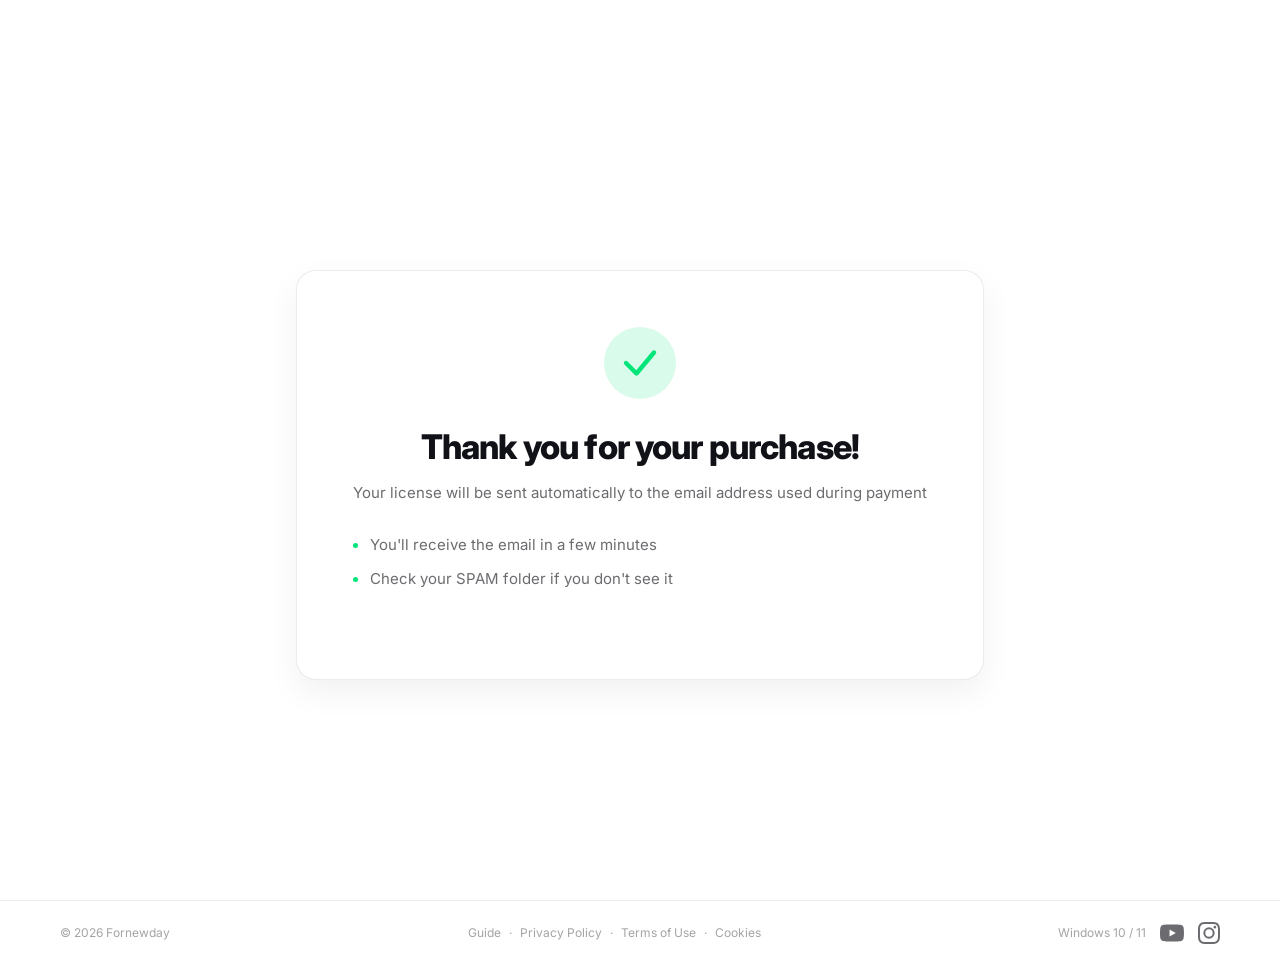
<file: thank-you.html>
<!DOCTYPE html>
<!-- ════════════════════════════════════════════════════════════════
     BATLIVE — THANK-YOU.HTML
     Página de gracias tras compra en Stripe.
     Redirect configurado en Stripe Payment Link.

     ÍNDICE
     ────────────────────────────────────────────────────────────────
     1.  NAVBAR
     2.  THANK-YOU (mensaje + botón volver)
     3.  FOOTER
     ════════════════════════════════════════════════════════════════ -->
<html lang="en">
<head>
  <meta charset="UTF-8">
  <script>
    (function() {
      var t = localStorage.getItem('batlive-theme') || 'light';
      document.documentElement.setAttribute('data-theme', t);
    })();
  </script>
  <meta name="viewport" content="width=device-width, initial-scale=1.0">
  <title>BatLive — Thank you</title>
  <link rel="preconnect" href="https://fonts.googleapis.com">
  <link rel="preconnect" href="https://fonts.gstatic.com" crossorigin>
  <link href="https://fonts.googleapis.com/css2?family=Inter:wght@400;500;600;700;800;900&display=swap" rel="stylesheet">
  <link rel="icon" type="image/x-icon" href="img/favicon.ico">
  <link rel="icon" type="image/svg+xml" href="img/favicon.svg">
  <link rel="icon" type="image/png" sizes="96x96" href="img/favicon-96x96.png">
  <link rel="apple-touch-icon" href="img/apple-touch-icon.png">
  <link rel="manifest" href="img/site.webmanifest">
  <link rel="stylesheet" href="style.css">
</head>
<body>

<!-- ── 2. THANK-YOU ───────────────────────────────────────── -->
<section class="thankyou">
  <div class="container">
    <div class="thankyou-card">

      <div class="thankyou-check">
        <svg viewBox="0 0 24 24" fill="none" stroke="currentColor" stroke-width="2.5" stroke-linecap="round" stroke-linejoin="round" width="42" height="42">
          <polyline points="4 12 10 18 20 6"/>
        </svg>
      </div>

      <h1 id="ty-h1">Thank you for your purchase!</h1>
      <p class="ty-sub" id="ty-sub">Your license will be sent automatically to the email address used during payment.</p>

      <ul class="ty-list">
        <li id="ty-l1">You'll receive the email in a few minutes</li>
        <li id="ty-l2">Check your SPAM folder if you don't see it</li>
      </ul>
    </div>
  </div>
</section>

<!-- ── 3. FOOTER ──────────────────────────────────────────── -->
<footer>
  <div class="container footer-inner">
    <p class="footer-copy" id="footer-copy">© 2026 Fornewday</p>
    <div class="footer-links">
      <a href="extend-battery.html">Guide</a>
      <span class="footer-sep">·</span>
      <a href="privacy.html" id="footer-privacy">Privacy Policy</a>
      <span class="footer-sep">·</span>
      <a href="terms.html" id="footer-terms">Terms of Use</a>
      <span class="footer-sep">·</span>
      <a href="cookies.html" id="footer-ck">Cookies</a>
    </div>
    <div class="footer-right-wrap">
      <span class="footer-right" id="footer-right">Windows 10 / 11</span>
      <a href="https://youtube.com/@BatLiveApp" target="_blank" rel="noopener" class="footer-brand-link" aria-label="YouTube" data-social="yt">
        <svg viewBox="0 0 24 24" width="24" height="24" fill="currentColor">
          <path d="M23.498 6.186a3.016 3.016 0 0 0-2.122-2.136C19.505 3.545 12 3.545 12 3.545s-7.505 0-9.377.505A3.017 3.017 0 0 0 .502 6.186C0 8.07 0 12 0 12s0 3.93.502 5.814a3.016 3.016 0 0 0 2.122 2.136c1.871.505 9.376.505 9.376.505s7.505 0 9.377-.505a3.015 3.015 0 0 0 2.122-2.136C24 15.93 24 12 24 12s0-3.93-.502-5.814zM9.545 15.568V8.432L15.818 12l-6.273 3.568z"/>
        </svg>
      </a>
      <a href="https://instagram.com/fornewday.official" target="_blank" rel="noopener" class="footer-brand-link" aria-label="Instagram" data-social="ig">
        <svg viewBox="0 0 24 24" width="22" height="22" fill="currentColor">
          <path d="M12 2.163c3.204 0 3.584.012 4.85.07 3.252.148 4.771 1.691 4.919 4.919.058 1.265.069 1.645.069 4.849 0 3.205-.012 3.584-.069 4.849-.149 3.225-1.664 4.771-4.919 4.919-1.266.058-1.644.07-4.85.07-3.204 0-3.584-.012-4.849-.07-3.26-.149-4.771-1.699-4.919-4.92-.058-1.265-.07-1.644-.07-4.849 0-3.204.013-3.583.07-4.849.149-3.227 1.664-4.771 4.919-4.919 1.266-.057 1.645-.069 4.849-.069zM12 0C8.741 0 8.333.014 7.053.072 2.695.272.273 2.69.073 7.052.014 8.333 0 8.741 0 12c0 3.259.014 3.668.072 4.948.2 4.358 2.618 6.78 6.98 6.98C8.333 23.986 8.741 24 12 24c3.259 0 3.668-.014 4.948-.072 4.354-.2 6.782-2.618 6.979-6.98.059-1.28.073-1.689.073-4.948 0-3.259-.014-3.667-.072-4.947-.196-4.354-2.617-6.78-6.979-6.98C15.668.014 15.259 0 12 0zm0 5.838a6.162 6.162 0 100 12.324 6.162 6.162 0 000-12.324zM12 16a4 4 0 110-8 4 4 0 010 8zm6.406-11.845a1.44 1.44 0 100 2.881 1.44 1.44 0 000-2.881z"/>
        </svg>
      </a>
    </div>
  </div>
</footer>

<script src="script.js"></script>
<script src="thankyou.js"></script>
</body>
</html>
</file>
<file: style.css>
/* ════════════════════════════════════════════════════════════════
   BATLIVE — STYLE.CSS

   ÍNDICE
   ────────────────────────────────────────────────────────────────
   1.  RESET & BASE
   2.  VARIABLES (:root / [data-theme="light"])
   3.  NAVBAR
   4.  HERO
   5.  STATUS BAR
   6.  TÍTULOS / EYEBROW COMUNES
   7.  WHAT (pillars)
   8.  STATS
   9.  FEATURES
   10. SCREENSHOTS
   11. STATE (estado y ajustes)
   12. PRICING
   13. FAQ
   14. CONTACT
   15. CHECKOUT
   16. THANKYOU
   17. ARTICLE / BLOG
   18. FOOTER
   19. SCROLL REVEAL (animaciones)
   20. ACCESIBILIDAD (prefers-reduced-motion)
   21. RESPONSIVE — TABLET (max-width: 900px)
   22. RESPONSIVE — MÓVIL (max-width: 600px)
   23. RESPONSIVE — MÓVIL PEQUEÑO (max-width: 380px)
   24. RESPONSIVE — MÓVIL HORIZONTAL
   25. LEGAL PAGES
   26. INSTALLATION GUIDE
   ════════════════════════════════════════════════════════════════ */


/* ── 1. RESET & BASE ─────────────────────────────────────────── */
*, *::before, *::after { margin: 0; padding: 0; box-sizing: border-box; }

html {
  scroll-behavior: smooth;
  font-size: 16px;
}

/* Red de seguridad: nunca scroll horizontal, pase lo que pase */
html, body {
  max-width: 100%;
  overflow-x: hidden;
}

body {
  font-family: 'Inter', -apple-system, "Segoe UI", sans-serif;
  background: var(--bg);
  color: var(--text);
  line-height: 1.6;
  transition: background 0.3s, color 0.3s;
  -webkit-font-smoothing: antialiased;
}

.accent { color: var(--accent); }

.container {
  max-width: 1240px;
  margin: 0 auto;
  padding: 0 40px;
}


/* ── 2. VARIABLES ─────────────────────────────────────────────── */
:root {
  --accent:      #00e57a;
  --accent-glow: rgba(0, 229, 122, 0.18);
  --bg:          #0a0a0f;
  --bg-2:        #0f0f18;
  --bg-3:        #13131e;
  --text:        #ffffff;
  --text-2:      rgba(255,255,255,0.65);
  --text-3:      rgba(255,255,255,0.38);
  --border:      rgba(255,255,255,0.08);
  --card-bg:     #111118;
  --nav-bg:      rgba(10,10,15,0.82);
  --shadow:      0 0 0 1px rgba(255,255,255,0.06);
}

[data-theme="light"] {
  --accent:      #00e57a;
  --accent-glow: rgba(0, 229, 122, 0.15);
  --bg:          #ffffff;
  --bg-2:        #f4f4f7;
  --bg-3:        #ebebf0;
  --text:        #111118;
  --text-2:      rgba(17,17,24,0.62);
  --text-3:      rgba(17,17,24,0.38);
  --border:      rgba(17,17,24,0.08);
  --card-bg:     #f8f8fb;
  --nav-bg:      rgba(255,255,255,0.85);
  --shadow:      0 0 0 1px rgba(17,17,24,0.07);
}


/* ── 3. NAVBAR ────────────────────────────────────────────────── */
nav {
  position: fixed; top: 0; left: 0; right: 0; z-index: 100;
  background: var(--nav-bg);
  backdrop-filter: blur(14px);
  -webkit-backdrop-filter: blur(14px);
  border-bottom: 1px solid var(--border);
  transition: background 0.3s, border-color 0.3s;
}
.nav-inner {
  max-width: 1240px;
  margin: 0 auto;
  padding: 8px 40px;
  display: flex; justify-content: space-between; align-items: center;
}

nav .logo,
nav .nav-right {
  pointer-events: auto;
}

.logo {
  font-size: 20px; font-weight: 900;
  letter-spacing: -0.03em;
  color: var(--text);
  user-select: none;
}

.nav-right { display: flex; gap: 4px; align-items: center; }

/* lang */
.lang-dropdown { position: relative; }
.lang-btn {
  background: none; border: none; cursor: pointer;
  font-family: inherit; font-size: 12px; font-weight: 700;
  color: var(--text-2); letter-spacing: 0.05em;
  padding: 6px 10px; border-radius: 6px;
  display: flex; align-items: center; gap: 4px;
  transition: background 0.18s, color 0.18s;
}
.lang-btn:hover { background: var(--border); color: var(--text); }

.lang-menu {
  position: absolute; top: calc(100% + 6px); right: 0;
  min-width: 110px; padding: 5px;
  border-radius: 10px;
  background: var(--card-bg);
  border: 1px solid var(--border);
  box-shadow: 0 12px 36px rgba(0,0,0,0.24);
  display: none; flex-direction: column;
  z-index: 200;
}
.lang-menu.open { display: flex; }
.lang-menu button {
  background: none; border: none; cursor: pointer;
  font-family: inherit; font-size: 13px; font-weight: 600;
  color: var(--text-2); text-align: left;
  padding: 8px 12px; border-radius: 6px;
  transition: background 0.15s, color 0.15s;
}
.lang-menu button:hover { background: var(--border); color: var(--text); }
.lang-menu button.active { color: var(--accent); }

/* theme */
.theme-btn {
  background: none; border: none; cursor: pointer;
  color: var(--text-2); padding: 7px 8px; border-radius: 6px;
  display: flex; align-items: center;
  transition: background 0.18s, color 0.18s;
}
.theme-btn:hover { background: var(--border); color: var(--text); }

[data-theme="dark"]  .icon-sun  { display: none; }
[data-theme="light"] .icon-moon { display: none; }


/* ── 4. HERO ──────────────────────────────────────────────────── */
.hero {
  min-height: auto;
  display: flex; align-items: center;
  padding: 110px 0 65px;
}

.hero-inner {
  max-width: 1240px; margin: 0 auto; width: 100%;
  padding: 0 40px;
  display: grid;
  grid-template-columns: 1.3fr 0.7fr;
  gap: 40px;
  align-items: stretch;
}

.hero-text h1 {
  font-size: clamp(40px, 4.2vw, 60px);
  font-weight: 900;
  line-height: 1.08;
  letter-spacing: -0.035em;
  margin-bottom: 22px;
}

.hero-sub {
  font-size: 18px; color: var(--text-2); line-height: 1.6;
  max-width: none; margin-bottom: 40px;
  white-space: nowrap;
}

/* vídeo demo */
.hero-video-wrap {
  position: relative;
  width: 100%;
  max-width: 420px;
  margin-bottom: 40px;
}

.hero-video {
  display: block;
  width: 100%;
  height: auto;
  border-radius: 16px;
  border: 1px solid var(--border);
  box-shadow: var(--shadow);
}

.sound-toggle {
  position: absolute;
  bottom: 10px;
  right: 10px;
  background: rgba(0, 0, 0, 0.6);
  color: var(--accent);
  border: 2px solid var(--accent);
  border-radius: 50%;
  width: 25px;
  height: 25px;
  display: flex;
  align-items: center;
  justify-content: center;
  cursor: pointer;
  transition: all 0.2s ease;
}
@media (hover: hover) {
  .sound-toggle:hover {
    background: var(--accent);
    color: var(--bg);
  }
}
.sound-toggle .sound-wave { display: none; }
.sound-toggle.is-unmuted .sound-x { display: none; }
.sound-toggle.is-unmuted .sound-wave { display: inline; }

.expand-toggle {
  right: 10px;
  bottom: 10px;
}

/* CTA */
.cta-block { display: flex; flex-direction: column; align-items: flex-start; gap: 12px; }

.btn-primary {
  display: inline-flex; align-items: center; justify-content: center; gap: 10px;
  background: color-mix(in srgb, var(--accent) 90%, transparent); color: #0a0a0f;
  width: 280px;
  padding: 16px 0; border-radius: 12px;
  font-size: 17px; font-weight: 800; letter-spacing: -0.01em;
  text-decoration: none; cursor: pointer;
  transition: transform 0.2s, box-shadow 0.2s;
  white-space: nowrap;
}
.btn-primary:hover {
  transform: translateY(-2px);
  box-shadow: 0 12px 36px var(--accent-glow);
}
.btn-primary:active { transform: translateY(0); }

[data-theme="light"] .btn-primary { color: #ffffff; }

.cta-note {
  font-size: 12px; color: var(--text-3); font-weight: 500;
  text-align: center;
}

/* imagen hero */
.hero-visual {
  display: flex; justify-content: center; align-items: flex-start;
}

.app-frame {
  position: relative;
  display: flex; justify-content: center; align-items: flex-start;
  width: 100%;
}

.app-frame::before {
  content: '';
  position: absolute;
  width: 70%; height: 70%;
  background: var(--accent);
  filter: blur(80px);
  opacity: 0.07;
  border-radius: 50%;
  pointer-events: none;
}

.app-frame img {
  width: 100%; height: auto;
  max-width: 100%;
  object-fit: contain;
  position: relative; z-index: 1;
  border-radius: 8px;
  border: 1px solid var(--border);
}

/* modal de ampliación de vídeo */
.video-modal {
  position: fixed;
  inset: 0;
  background: rgba(0, 0, 0, 0.75);
  display: none;
  align-items: center;
  justify-content: center;
  z-index: 1000;
  padding: 24px;
}
.video-modal.open { display: flex; }

.video-modal-panel {
  position: relative;
  display: flex;
  flex-direction: column;
  max-width: 90vw;
  max-height: 90vh;
}

.video-modal-close {
  position: absolute;
  top: 20px;
  right: 20px;
  width: 25px;
  height: 25px;
  z-index: 10;
}

.video-modal-inner {
  display: flex;
  flex: 1;
}
.video-modal-inner .hero-video-wrap {
  width: auto;
  max-width: none;
  margin-bottom: 0;
}
.video-modal-inner .hero-video {
  width: auto;
  height: auto;
  max-width: 88vw;
  max-height: 78vh;
  object-fit: contain;
  border-radius: 0;
  border: none;
}
.video-modal-inner .expand-toggle {
  display: none;
}

.video-modal-sound-row {
  display: none;
  position: absolute;
  right: 20px;
  bottom: 60px;
  flex-direction: row-reverse;
  flex-wrap: nowrap;
  align-items: center;
  gap: 10px;
  white-space: nowrap;
  background: transparent;
  padding: 0;
}
.video-modal.open .video-modal-sound-row {
  display: flex;
}
.video-modal-sound-row .hero-video-caption {
  margin: 0;
  font-size: 12px;
  color: rgba(255, 255, 255, 0.75);
  transform: translateX(-100px);
}
.video-modal-sound-row .sound-toggle {
  position: static;
}

.img-placeholder {
  display: flex; flex-direction: column;
  align-items: center; justify-content: center; gap: 12px;
  width: 280px; height: 460px;
  max-width: 100%;
  border: 1.5px dashed var(--border);
  border-radius: 16px;
  color: var(--text-3); font-size: 12px;
}

/* animación entrada hero */
.hero-text { animation: fade-up 0.55s ease-out both; }
.hero-visual { animation: fade-up 0.55s ease-out 0.12s both; }

@keyframes fade-up {
  from { opacity: 0; transform: translateY(24px); }
  to   { opacity: 1; transform: translateY(0); }
}


/* ── 5. STATUS BAR — firma del diseño ────────────────────────── */
.status-bar {
  display: inline-flex; align-items: center; gap: 8px;
  padding: 7px 14px;
  border-radius: 100px;
  background: var(--accent-glow);
  border: 1px solid color-mix(in srgb, var(--accent) 30%, transparent);
  font-size: 12px; font-weight: 600;
  color: var(--accent);
  margin-bottom: 26px;
  white-space: nowrap;
}

.status-dot {
  width: 7px; height: 7px; border-radius: 50%;
  background: var(--accent);
  animation: pulse-dot 2s ease-in-out infinite;
}

.status-text { opacity: 0.9; }
.status-charge { display: flex; align-items: center; opacity: 0.7; }

@keyframes pulse-dot {
  0%, 100% { opacity: 1; transform: scale(1); }
  50%       { opacity: 0.5; transform: scale(0.75); }
}


/* ── 6. TÍTULOS / EYEBROW COMUNES ────────────────────────────── */
.eyebrow {
  font-size: 11px; font-weight: 700; letter-spacing: 0.1em;
  text-transform: uppercase; color: var(--accent);
  margin-bottom: 12px;
}

section h2 {
  font-size: clamp(30px, 3.5vw, 44px);
  font-weight: 800; letter-spacing: -0.03em;
  line-height: 1.12;
  color: var(--text);
  margin-bottom: 14px;
}

.section-sub {
  font-size: 17px; color: var(--text-2); line-height: 1.55;
}


/* ── 7. WHAT (pillars) ────────────────────────────────────────── */
.what {
  padding: 62px 0;
  background: var(--bg-2);
  border-top: 1px solid var(--border);
  border-bottom: 1px solid var(--border);
}

.what-header {
  margin-bottom: 72px;
}

.pillars {
  display: grid; grid-template-columns: repeat(3, 1fr);
  gap: 16px;
}

.pillar {
  padding: 44px 36px;
  background: var(--card-bg);
  border: 1px solid var(--border);
  transition: border-color 0.25s;
}
.pillar:first-child  { border-radius: 16px 0 0 16px; }
.pillar:last-child   { border-radius: 0 16px 16px 0; }
.pillar:hover { border-color: color-mix(in srgb, var(--accent) 35%, transparent); }

.pillar-icon {
  width: 48px; height: 48px;
  display: flex; align-items: center; justify-content: center;
  border-radius: 12px;
  background: var(--border);
  color: var(--text-2);
  margin-bottom: 24px;
  transition: background 0.25s, color 0.25s;
}

.pillar-icon--accent {
  background: var(--accent-glow);
  color: var(--accent);
}

.pillar:hover .pillar-icon {
  background: var(--accent-glow);
  color: var(--accent);
}

.pillar h3 {
  font-size: 16px; font-weight: 700;
  margin-bottom: 10px; color: var(--text);
}

.pillar p {
  font-size: 15px; color: var(--text-2); line-height: 1.55;
}


/* ── 8. STATS ─────────────────────────────────────────────────── */
.stats {
  padding: 46px 0;
}

.stats-grid {
  display: grid;
  grid-template-columns: 1fr 1px 1fr 1px 1fr;
  gap: 0;
  align-items: center;
  margin-bottom: 28px;
}

.stat {
  text-align: center;
  padding: 20px 40px;
}

.stat-num {
  font-size: clamp(40px, 4.5vw, 60px);
  font-weight: 900; letter-spacing: -0.04em;
  color: var(--text); line-height: 1;
  margin-bottom: 10px;
}

.stat-unit {
  font-size: clamp(20px, 2.4vw, 30px);
  color: var(--accent);
  font-weight: 700;
}

.stat-label {
  font-size: 14px; color: var(--text-3);
  font-weight: 500; letter-spacing: 0.01em;
}

.stat-divider {
  background: var(--border);
  height: 60px;
  width: 1px;
  justify-self: center;
}

.stats-footnote {
  text-align: center;
  font-size: 11px; color: var(--text-3);
  letter-spacing: 0.01em;
}


/* ── 9. FEATURES ──────────────────────────────────────────────── */
.features {
  padding: 62px 0;
  background: var(--bg-2);
  border-top: 1px solid var(--border);
  border-bottom: 1px solid var(--border);
}

.features-header {
  margin-bottom: 64px;
}

.feat-grid {
  list-style: none;
  display: grid;
  grid-template-columns: 1fr 1fr;
  column-gap: 60px;
  row-gap: 0;
}

.feat-item {
  display: flex; align-items: flex-start; gap: 18px;
  padding: 22px 0;
  border-bottom: 1px solid var(--border);
}
.feat-grid > .feat-item:nth-child(1),
.feat-grid > .feat-item:nth-child(2) {
  border-top: 1px solid var(--border);
}

.feat-icon {
  flex-shrink: 0;
  width: 48px; height: 48px;
  display: flex; align-items: center; justify-content: center;
  border-radius: 12px;
  background: var(--border);
  color: var(--text-2);
  margin-top: 2px;
  transition: background 0.2s, color 0.2s;
}
.feat-icon svg {
  width: 26px; height: 26px;
}
.feat-item:hover .feat-icon {
  background: var(--accent-glow);
  color: var(--accent);
}

.feat-item strong {
  display: block;
  font-size: 16px; font-weight: 700;
  color: var(--text); margin-bottom: 4px;
}
.feat-item p {
  font-size: 15px; color: var(--text-2); line-height: 1.5; margin: 0;
}

/* ── 10. SCREENSHOTS ──────────────────────────────────────────── */
.screenshots {
  padding: 62px 0 50px;
}
.screenshots-header {
  margin-bottom: 56px;
}
.ss-grid-top {
  display: grid;
  grid-template-columns: repeat(3, 1fr);
  gap: 60px;
  margin-bottom: 0;
}
.ss-item {
  display: flex; flex-direction: column;
}
.ss-item img {
  width: 100%;
  max-width: 340px;
  border-radius: 10px;
  border: 1px solid var(--border);
  display: block;
}
.ss-placeholder {
  display: none;
  width: 100%; aspect-ratio: 476/803;
  border: 1.5px dashed var(--border);
  border-radius: 10px;
  align-items: center; justify-content: center;
  font-size: 11px; color: var(--text-3);
}
.ss-caption {
  margin-top: 10px;
  font-size: 12px; color: var(--text-3);
  text-align: center;
}


/* ── 11. STATE (estado y ajustes) ─────────────────────────────── */
.state {
  padding: 62px 0;
  background: var(--bg-2);
  border-top: 1px solid var(--border);
  border-bottom: 1px solid var(--border);
}
.state-header {
  margin-bottom: 24px;
}

.state-grid {
  display: flex;
  justify-content: space-between;
  align-items: flex-start;
  gap: 40px;
  margin-bottom: 36px;
}
.state-shot {
  display: block;
  max-width: 520px;
  width: 47%;
  height: auto;
  border-radius: 12px;
  border: 1px solid var(--border);
  box-shadow: var(--shadow), 0 20px 48px rgba(0,0,0,0.24);
}
.state-shot--left  { margin-right: auto; }
.state-shot--right { margin-left: auto; }

.state-diag {
  display: flex; align-items: flex-start; gap: 18px;
  max-width: none;
  margin: 0;
}
.state-diag-icon {
  flex-shrink: 0;
  width: 48px; height: 48px;
  display: flex; align-items: center; justify-content: center;
  border-radius: 12px;
  background: color-mix(in srgb, var(--accent) 12%, transparent);
  color: var(--accent);
  margin-top: 2px;
}
.state-diag-icon svg {
  width: 26px; height: 26px;
}
.state-diag-text h3 {
  font-size: 16px; font-weight: 800;
  color: var(--text); margin: 0 0 6px;
  letter-spacing: -0.01em;
}
.state-diag-text p {
  font-size: 15px; color: var(--text-2);
  line-height: 1.6; margin: 0;
}
.state-diag-text .dot-sep {
  display: inline-block;
  width: 5px; height: 5px;
  border-radius: 50%;
  background: var(--accent);
  vertical-align: middle;
  margin: 0 6px 2px;
}


/* ── 12. PRICING ──────────────────────────────────────────────── */
.pricing {
  padding: 62px 0;
}
.pricing-card {
  display: grid;
  grid-template-columns: 1fr 380px;
  gap: 60px;
  align-items: start;
}
.pricing-left h2 {
  white-space: nowrap;
}

.price-perks {
  list-style: none;
  margin-top: 28px;
  display: flex; flex-direction: column; gap: 18px;
}
.price-perks li {
  display: flex; align-items: center; gap: 12px;
  font-size: 15px; color: var(--text-2);
}
.price-perks li::before {
  content: '';
  width: 5px; height: 5px;
  border-radius: 50%;
  background: var(--accent);
  flex-shrink: 0;
}

.price-extra-block {
  display: flex;
  align-items: center;
  gap: 12px;
  margin-top: 32px;
  padding-left: 0;
}
.price-extra-icon {
  flex-shrink: 0;
  width: 48px; height: 48px;
  display: flex; align-items: center; justify-content: center;
  border-radius: 12px;
  background: color-mix(in srgb, var(--accent) 12%, transparent);
  color: var(--accent);
}
.price-extra {
  font-size: 15px;
  color: var(--text-2);
  line-height: 1.5;
  margin: 0;
  white-space: nowrap;
}
.price-methods {
  display: flex;
  justify-content: center;
  align-items: center;
  gap: 16px;
  margin-top: 14px;
}
.price-methods img {
  height: 20px;
  width: auto;
  display: block;
  opacity: 0.7;
}
[data-theme="dark"] .price-methods img {
  opacity: 1;
  filter: invert(0.7);
}

.pricing-right {
  display: flex; flex-direction: column;
  align-items: center; gap: 20px;
  padding: 48px 40px;
  border-radius: 20px;
  background: var(--bg);
  border: 1px solid var(--border);
  box-shadow: 0 12px 32px rgba(0,0,0,0.06);
  text-align: center;
  width: 100%;
}
.pricing-right .price-amount {
  margin-bottom: 0;
}
.price-tax {
  font-size: 13px;
  color: var(--text-3);
  margin-top: -14px;
  margin-bottom: -6px;
}

.price-amount {
  display: flex; align-items: flex-start; gap: 4px;
  line-height: 1;
}
.price-num {
  font-size: 64px; font-weight: 900;
  letter-spacing: -0.04em;
  color: var(--text);
}
.price-currency {
  font-size: 28px; font-weight: 700;
  color: var(--accent);
  padding-top: 8px;
}

.price-secure {
  font-size: 12px; color: var(--text-3);
}

.eu-sale-note {
  display: inline-block;
  margin-top: 3px;
  font-size: 12px;
  color: var(--text-3);
  opacity: 0.72;
  font-style: italic;
  font-weight: 400;
}

.eu-sale-note a {
  color: inherit;
  text-decoration: underline;
}

.pricing-right .btn-primary {
  padding: 16px 56px;
  font-size: 17px;
}


/* ── 13. FAQ ──────────────────────────────────────────────────── */
.faq {
  padding: 62px 0;
  background: var(--bg-2);
  border-top: 1px solid var(--border);
  border-bottom: 1px solid var(--border);
}
.faq-header { margin-bottom: 48px; }
.faq-list {
  display: grid;
  grid-template-columns: 1fr 1fr;
  grid-template-rows: repeat(5, auto);
  grid-auto-flow: column;
  gap: 0 60px;
}
.faq-item {
  border-bottom: 1px solid var(--border);
}
.faq-item:nth-child(1),
.faq-item:nth-child(6) {
  border-top: 1px solid var(--border);
}
.faq-q {
  width: 100%; background: none; border: none;
  display: flex; justify-content: space-between; align-items: center;
  padding: 22px 0; gap: 20px;
  font-family: inherit; font-size: 16px; font-weight: 600;
  color: var(--text); cursor: pointer; text-align: left;
}
.faq-arrow {
  flex-shrink: 0; color: var(--text-3);
  transition: transform 0.25s;
}
.faq-item.open .faq-arrow { transform: rotate(180deg); }
.faq-a {
  overflow: hidden; max-height: 0;
  transition: max-height 0.3s ease, padding 0.3s ease;
}
.faq-item.open .faq-a { max-height: 200px; padding-bottom: 20px; }
.faq-a p { font-size: 15px; color: var(--text-2); line-height: 1.6; }


/* ── 14. CONTACT ──────────────────────────────────────────────── */
.contact {
  padding: 50px 0;
}
.contact-inner {
  display: flex; align-items: center; gap: 32px;
  flex-wrap: wrap;
}
.contact-icon {
  width: 48px; height: 48px; flex-shrink: 0;
  display: flex; align-items: center; justify-content: center;
  border-radius: 12px;
  background: color-mix(in srgb, var(--accent) 12%, transparent);
  color: var(--accent);
}
.contact-text { flex: 1; min-width: 200px; }
.contact-text h2 {
  font-size: 22px; font-weight: 800;
  margin-bottom: 6px;
}
.contact-text p { font-size: 15px; color: var(--text-2); }

/* modal soporte */
.modal-overlay {
  display: none;
  position: fixed; inset: 0; z-index: 1000;
  background: rgba(0,0,0,0.55);
  backdrop-filter: blur(6px);
  -webkit-backdrop-filter: blur(6px);
  align-items: center; justify-content: center;
}
.modal-overlay.open {
  display: flex;
}

.modal-box {
  position: relative;
  width: 100%; max-width: 480px;
  margin: 20px;
  padding: 40px 36px 36px;
  border-radius: 20px;
  background: var(--card-bg);
  border: 1px solid var(--border);
  box-shadow: 0 24px 64px rgba(0,0,0,0.35);
  animation: modal-in 0.25s ease-out;
}

@keyframes modal-in {
  from { opacity: 0; transform: translateY(16px) scale(0.97); }
  to   { opacity: 1; transform: translateY(0) scale(1); }
}

.modal-close {
  position: absolute; top: 16px; right: 16px;
  background: none; border: none; cursor: pointer;
  color: var(--text-3); padding: 4px;
  border-radius: 6px;
  transition: background 0.18s, color 0.18s;
}
.modal-close:hover {
  background: var(--border); color: var(--text);
}

.modal-box h3 {
  font-size: 20px; font-weight: 800;
  color: var(--text); margin-bottom: 24px;
}

.modal-box label {
  display: block;
  font-size: 12px; font-weight: 700;
  color: var(--text-3);
  letter-spacing: 0.04em;
  text-transform: uppercase;
  margin-bottom: 6px;
}

.modal-box input,
.modal-box select,
.modal-box textarea {
  width: 100%;
  padding: 12px 14px;
  border-radius: 10px;
  border: 1px solid var(--border);
  background: var(--bg);
  color: var(--text);
  font-family: inherit;
  font-size: 15px;
  margin-bottom: 18px;
  transition: border-color 0.2s;
  outline: none;
}
.modal-box input:focus,
.modal-box select:focus,
.modal-box textarea:focus {
  border-color: var(--accent);
}

.modal-box select {
  cursor: pointer;
  appearance: none;
  -webkit-appearance: none;
  background-image: url("data:image/svg+xml,%3Csvg viewBox='0 0 24 24' fill='%2388888a' xmlns='http://www.w3.org/2000/svg'%3E%3Cpath d='M7 10l5 5 5-5z'/%3E%3C/svg%3E");
  background-repeat: no-repeat;
  background-position: right 12px center;
  background-size: 16px;
  padding-right: 36px;
}

.modal-box textarea {
  resize: vertical;
  min-height: 100px;
}

.modal-box .btn-primary {
  width: 100%;
  justify-content: center;
  margin-top: 4px;
  border: none;
  outline: none;
  font-family: inherit;
}
.modal-box .btn-primary:focus,
.modal-box .btn-primary:focus-visible {
  outline: none;
  box-shadow: 0 12px 36px var(--accent-glow);
}
.modal-box .btn-primary:disabled {
  opacity: 0.6;
  cursor: not-allowed;
  transform: none;
  box-shadow: none;
}

.modal-status {
  text-align: center;
  font-size: 13px;
  font-weight: 600;
  margin-top: 14px;
  min-height: 20px;
}
.modal-status.ok  { color: var(--accent); }
.modal-status.err { color: #ff5555; }


/* ── 15. CHECKOUT ─────────────────────────────────────────────── */
.checkout {
  padding: 130px 0 80px;
  min-height: 100vh;
}

.checkout-card {
  display: grid;
  grid-template-columns: 1fr 380px;
  gap: 60px;
  align-items: start;
  padding: 48px 0;
}

.checkout-left h1 {
  font-size: clamp(26px, 3vw, 34px);
  font-weight: 800;
  letter-spacing: -0.025em;
  line-height: 1.2;
  margin: 6px 0 14px;
  color: var(--text);
}

.co-sub {
  font-size: 15px;
  color: var(--text-2);
  line-height: 1.55;
  margin-bottom: 28px;
}

.co-includes {
  list-style: none;
  display: flex; flex-direction: column;
  gap: 12px;
  margin-bottom: 32px;
}
.co-includes li {
  display: flex; align-items: center; gap: 12px;
  font-size: 15px;
  color: var(--text-2);
}
.co-includes li::before {
  content: '';
  width: 5px; height: 5px;
  border-radius: 50%;
  background: var(--accent);
  flex-shrink: 0;
}

/* columna derecha */
.checkout-right {
  display: flex; flex-direction: column;
  align-items: center; gap: 14px;
  padding: 48px 40px;
  border-radius: 20px;
  background: var(--bg);
  border: 1px solid var(--border);
  box-shadow: 0 12px 32px rgba(0,0,0,0.06);
  text-align: center;
  width: 100%;
}

.co-price {
  display: flex; align-items: flex-start; gap: 4px;
  line-height: 1;
}
.co-price-num {
  font-size: 64px; font-weight: 900;
  letter-spacing: -0.04em;
  color: var(--text);
}
.co-price-cur {
  font-size: 28px; font-weight: 700;
  color: var(--accent);
  padding-top: 8px;
}
.co-price-note {
  font-size: 12px; color: var(--text-3);
  margin-bottom: 8px;
}

.co-consent {
  display: flex; align-items: flex-start; gap: 10px;
  text-align: left;
  font-size: 13px;
  color: var(--text-2);
  line-height: 1.5;
  padding: 14px;
  border-radius: 10px;
  background: var(--bg-2);
  border: 1px solid var(--border);
  cursor: pointer;
  width: 100%;
}
.co-consent input[type="checkbox"] {
  flex-shrink: 0;
  width: 18px; height: 18px;
  margin-top: 2px;
  cursor: pointer;
  appearance: none;
  -webkit-appearance: none;
  border: 1.5px solid var(--border);
  border-radius: 4px;
  background: var(--bg);
  position: relative;
  transition: background 0.15s, border-color 0.15s;
}
.co-consent input[type="checkbox"]:checked {
  background: var(--accent);
  border-color: var(--accent);
}
.co-consent input[type="checkbox"]:checked::after {
  content: '';
  position: absolute;
  left: 5px; top: 1px;
  width: 5px; height: 10px;
  border: solid #ffffff;
  border-width: 0 2px 2px 0;
  transform: rotate(45deg);
}
.co-consent a {
  color: var(--accent);
  text-decoration: none;
  font-weight: 600;
}
.co-consent a:hover { text-decoration: underline; }

#co-pay-btn {
  width: 100%;
  justify-content: center;
  border: none;
  outline: none;
  font-family: inherit;
}
#co-pay-btn:disabled {
  opacity: 0.45;
  cursor: not-allowed;
  transform: none;
  box-shadow: none;
}
#co-pay-btn:focus,
#co-pay-btn:focus-visible {
  outline: none;
}

.co-secure {
  font-size: 12px; color: var(--text-3);
}

/* ── 16. THANKYOU ─────────────────────────────────────────────── */
.thankyou {
  padding: 130px 0 80px;
  min-height: 100vh;
  display: flex;
  align-items: center;
}
.thankyou-card {
  max-width: 820px;
  margin: 0 auto;
  padding: 56px;
  border-radius: 20px;
  background: var(--bg);
  border: 1px solid var(--border);
  box-shadow: 0 12px 32px rgba(0,0,0,0.06);
  text-align: center;
}
.thankyou-check {
  width: 72px; height: 72px;
  margin: 0 auto 28px;
  display: flex; align-items: center; justify-content: center;
  border-radius: 50%;
  background: color-mix(in srgb, var(--accent) 15%, transparent);
  color: var(--accent);
}
.thankyou-card h1 {
  font-size: clamp(26px, 3vw, 34px);
  font-weight: 800;
  letter-spacing: -0.025em;
  line-height: 1.2;
  margin-bottom: 14px;
  color: var(--text);
}
.ty-sub {
  font-size: 15px;
  color: var(--text-2);
  line-height: 1.6;
  margin-bottom: 28px;
  text-align: left;
  max-width: 720px;
  margin-left: auto;
  margin-right: auto;
}
.ty-list {
  list-style: none;
  display: flex; flex-direction: column;
  gap: 10px;
  margin-bottom: 32px;
  text-align: left;
  max-width: 720px;
  margin-left: auto;
  margin-right: auto;
  padding: 0;
}
.ty-list li {
  display: flex; align-items: center; gap: 12px;
  font-size: 15px;
  color: var(--text-2);
}
.ty-list li::before {
  content: '';
  width: 5px; height: 5px;
  border-radius: 50%;
  background: var(--accent);
  flex-shrink: 0;
}

/* ── 17. ARTICLE / BLOG ──────────────────────────────────────── */
.article-container {
  max-width: 1240px;
  margin: 110px auto 80px;
  padding: 0 clamp(24px, 4vw, 40px);
  line-height: 1.75;
  color: var(--text-2);
  font-size: 17px;
}

.article-container h1 {
  font-size: 2.25rem;
  line-height: 1.25;
  letter-spacing: -0.02em;
  margin-bottom: 20px;
  color: var(--text);
  font-weight: 800;
}

.article-meta {
  font-size: 14px;
  color: var(--text-3);
  margin-bottom: 32px;
  padding-bottom: 20px;
  border-bottom: 1px solid var(--border);
}

.article-container h2 {
  font-size: 1.5rem;
  margin-top: 48px;
  margin-bottom: 16px;
  color: var(--text);
  font-weight: 700;
  letter-spacing: -0.01em;
}

.article-container h3 {
  font-size: 1.2rem;
  margin-top: 28px;
  margin-bottom: 12px;
  color: var(--text);
  font-weight: 600;
}

.article-container p {
  margin-bottom: 20px;
}

.article-container ul, 
.article-container ol {
  margin-bottom: 24px;
  padding-left: 28px;
}

.article-container li {
  margin-bottom: 8px;
}

.article-container code {
  background: color-mix(in srgb, var(--accent) 10%, transparent);
  color: var(--text);
  padding: 3px 7px;
  border-radius: 5px;
  font-size: 0.9em;
  font-family: monospace;
}

.article-cta-box {
  background: var(--bg-2);
  border: 1px solid var(--border);
  border-radius: 16px;
  padding: 32px;
  margin: 40px 0;
  text-align: center;
}

.article-cta-box h3 {
  margin-top: 0;
  margin-bottom: 10px;
}

.article-cta-box p {
  margin-bottom: 20px;
}

/* Bloque de comando terminal */
.article-code-block {
  background: var(--bg-2);
  border: 1px solid var(--border);
  border-radius: 10px;
  padding: 14px 18px;
  font-family: monospace;
  font-size: 15px;
  color: var(--accent);
  margin: 16px 0 24px;
  display: flex;
  align-items: center;
  gap: 10px;
}
.article-code-block::before {
  content: '>';
  color: var(--text-3);
  font-weight: bold;
}

/* Tarjetas para las FAQ del artículo */
.article-faq-item {
  background: var(--bg-2);
  border: 1px solid var(--border);
  border-radius: 12px;
  padding: 20px 24px;
  margin-bottom: 16px;
}
.article-faq-item h3 {
  margin: 0 0 10px 0;
  font-size: 16px;
  color: var(--text);
}
.article-faq-item p {
  margin: 0;
  font-size: 15px;
  line-height: 1.6;
}

.article-hero-img {
  width: 100%;
  height: auto;
  margin: 24px 0 32px 0;
  display: block;
  position: relative;
  left: -25px;
}
.hero-dark { display: none; }
html[data-theme="dark"] .hero-light { display: none; }
html[data-theme="dark"] .hero-dark { display: block; }

.article-cta-box .btn-primary {
  margin: 0 auto;
  display: inline-flex;
}
.article-cta-note {
  font-size: 13px;
  color: var(--text-3);
  margin-top: 12px;
  margin-bottom: 0;
}

/* ── 18. FOOTER ───────────────────────────────────────────────── */
footer {
  padding: 20px 0;
  border-top: 1px solid var(--border);
}

.footer-inner {
  display: flex; align-items: center; justify-content: space-between;
  gap: 20px;
}

.footer-copy {
  font-size: 12px; color: var(--text-3);
}
.footer-copy a {
  color: var(--text-3); text-decoration: none;
}
.footer-copy a:hover { color: var(--accent); }

.footer-right {
  font-size: 12px; color: var(--text-3);
}
.footer-right-wrap {
  display: flex;
  align-items: center;
  gap: 14px;
}
.footer-youtube {
  display: inline-flex;
  align-items: center;
  line-height: 0;
  transition: opacity .2s;
}
.footer-youtube:hover {
  opacity: 0.7;
}
.footer-youtube {
  display: inline-flex; align-items: center;
  transition: opacity .2s;
}
.footer-youtube:hover {
  opacity: 0.7;
}
.footer-brand-link {
  display: inline-flex;
  align-items: center;
  justify-content: center;
  color: var(--text-3);
  transition: opacity .2s, color .2s;
}
.footer-brand-link:hover {
  color: var(--text);
}
.footer-brand-link[data-social="ig"],
.footer-brand-link[data-social="yt"] {
  color: var(--text-2);
}

.footer-links {
  display: flex; align-items: center; gap: 8px;
  font-size: 12px;
}
.footer-links a {
  color: var(--text-3); text-decoration: none;
}
.footer-links a:hover { color: var(--accent); }
.footer-sep { color: var(--text-3); }

/* ── 19. SCROLL REVEAL ────────────────────────────────────────── */
.reveal { opacity: 0; transform: translateY(28px); transition: opacity 0.6s ease, transform 0.6s ease; }
.reveal.visible { opacity: 1; transform: translateY(0); }

.reveal-child { opacity: 0; transform: translateY(20px); transition: opacity 0.5s ease, transform 0.5s ease; }
.reveal-child.visible { opacity: 1; transform: translateY(0); }


/* ── 20. ACCESIBILIDAD ────────────────────────────────────────── */
@media (prefers-reduced-motion: reduce) {
  *, *::before, *::after { animation-duration: 0.01ms !important; transition-duration: 0.01ms !important; }
}


/* ── 21. RESPONSIVE — TABLET (max-width: 900px) ─────────────── */
@media (max-width: 900px) {

  /* HERO */
  .hero-inner {
    grid-template-columns: 1fr;
    text-align: center;
    gap: 48px;
  }
  .hero-text { align-items: center; display: flex; flex-direction: column; }
  .hero-sub  { max-width: 100%; white-space: normal; }
  .cta-block { align-items: center; }
  .hero-visual { order: -1; }
  .app-frame img { height: auto; max-height: 340px; border: none; border-radius: 0; }

  /* WHAT */
  .pillars { grid-template-columns: 1fr; gap: 2px; }
  .pillar:first-child { border-radius: 16px 16px 0 0; }
  .pillar:last-child  { border-radius: 0 0 16px 16px; }

  /* STATS */
  .stats-grid { grid-template-columns: 1fr; gap: 0; }
  .stat-divider { display: none; }
  .stat { padding: 28px 20px; }

  /* SCREENSHOTS */
  .ss-grid-top { grid-template-columns: repeat(2, 1fr); gap: 24px; }

  /* PRICING */
  .pricing-card { grid-template-columns: 1fr; gap: 48px; }
  .pricing-right { padding: 36px 24px; }
  .pricing-left h2 { white-space: normal; }
  .price-extra { white-space: normal; }

  /* CONTACT */
  .contact-inner { flex-direction: column; align-items: flex-start; }
  .modal-box { padding: 32px 28px 28px; }

  /* CHECKOUT */
  .checkout-card { grid-template-columns: 1fr; gap: 40px; padding: 36px; }

  /* FAQ — 1 columna en tablet/móvil */
  .faq-list {
    grid-template-columns: 1fr;
    grid-template-rows: none;
    grid-auto-flow: row;
  }
  .faq-item:nth-child(2) { border-top: none; }

  /* FOOTER */
  .footer-inner { flex-direction: column; text-align: center; gap: 12px; }
}

/* ── 22. RESPONSIVE — MÓVIL (max-width: 600px) ──────────────── */
@media (max-width: 600px) {

  .container { padding: 0 20px; }

  /* NAVBAR */
  nav { padding: 0; }
  .nav-inner { padding: 12px 20px; }

  /* HERO */
  .hero { padding: 90px 0 50px; }
  .hero-inner { padding: 0 20px; gap: 28px; }
  .hero-text h1 { font-size: clamp(32px, 9vw, 40px); }

  .sound-toggle,
  .expand-toggle,
  .video-modal-close { width: 26px; height: 26px; }

  .video-modal-panel { max-width: 96vw; max-height: 90vh; }
  .video-modal-inner { max-width: 96vw; max-height: 68vh; }
  .video-modal-inner .hero-video { max-width: 96vw; max-height: 68vh; }
  .video-modal { padding: 12px; gap: 12px; }
  .video-modal-close { top: 10px; left: 10px; }

  .video-modal-sound-row {
    left: 10px;
    bottom: 10px;
    right: auto;
  }
  .video-modal-sound-row .hero-video-caption {
    display: none;
  }

  /* SECTION H2 — más pequeño en móvil */
  section h2 { font-size: clamp(24px, 6vw, 30px); }
  .status-bar { white-space: normal; text-align: center; }
  .app-frame img { height: auto; max-height: 460px; border: none; border-radius: 0; }
  .img-placeholder { width: 220px; height: 360px; }

  /* SECCIONES — padding vertical reducido */
  .what, .stats, .features, .screenshots, .state, .pricing, .faq { padding: 44px 0 28px; }
  .contact { padding: 28px 0; }

  /* HEADERS de sección — reducir hueco antes de tarjetas */
  .what-header,
  .features-header,
  .screenshots-header,
  .state-header,
  .faq-header { margin-bottom: 32px; }

  /* WHAT */
  .pillar { padding: 32px 24px; }

  /* FEATURES — 1 columna en móvil */
  .feat-grid {
    grid-template-columns: 1fr;
    column-gap: 0;
  }
  .feat-grid > .feat-item:nth-child(2) {
    border-top: none;
  }

  /* SCREENSHOTS */
  .screenshots { padding-bottom: 36px; }
  .ss-grid-top { grid-template-columns: 1fr; gap: 32px; }
  .ss-item img { max-width: 280px; margin: 0 auto; }
  .ss-item .ss-caption { margin-top: 14px; }

  /* STATS — reducir aire encima del primer número y bajo el último */
  .stats-grid > .stat:first-child { padding-top: 8px; }
  .stats-grid > .stat:last-child  { padding-bottom: 8px; }

  /* PRICING */
  .price-num { font-size: 56px; }
  .price-currency { font-size: 26px; }
  .price-methods { flex-wrap: wrap; }

  /* CTA / botones */
  .btn-primary { font-size: 17px; padding: 14px 24px; width: 100%; justify-content: center; }
  .cta-block { width: 100%; }

  /* Botón hero un poco más estrecho */
  .hero .btn-primary { width: 90%; }

  /* FAQ */
  .faq-q { font-size: 15px; }

  /* CONTACT */
  .contact-text h2 { font-size: 18px; }

  /* CONTACT MODAL */
  .modal-box { margin: 12px; padding: 28px 20px 24px; }

  /* CHECKOUT */
  .checkout { padding: 100px 0 60px; }
  .checkout-card { padding: 28px 20px; gap: 32px; }
  .checkout-right { padding: 28px 20px; }
  .co-price-num { font-size: 52px; }
  .co-price-cur { font-size: 24px; }

  /* STATE — apilar capturas verticalmente, Ajustes arriba */
  .state-grid {
    flex-direction: column;
    align-items: center;
    gap: 32px;
  }
  .state-shot {
    max-width: 340px;
    width: 100%;
  }
  .state-shot--left {
    margin: 0;
    order: 2;
  }
  .state-shot--right {
    margin: 0;
    order: 1;
  }
}

/* ── 23. RESPONSIVE — MÓVIL PEQUEÑO (max-width: 380px) ──────── */
@media (max-width: 380px) {
  .hero-text h1 { font-size: clamp(32px, 10vw, 38px); }
  .pillar { padding: 26px 18px; }
  .price-extra-block { flex-direction: column; text-align: center; }
}

/* ── 24. RESPONSIVE — MÓVIL HORIZONTAL ──────────────────────── */
@media (max-width: 900px) and (orientation: landscape) {
  .sound-toggle,
  .expand-toggle,
  .video-modal-close { width: 26px; height: 26px; }

  .video-modal-close { top: 10px; left: 10px; }

  .video-modal-sound-row {
    left: 10px;
    bottom: 10px;
    right: auto;
  }
  .video-modal-sound-row .hero-video-caption {
    display: none;
  }
}

/* ── 25. LEGAL PAGES (privacy, terms, cookies) ──────────────── */
a.logo { text-decoration: none; }

.back-btn {
  display: inline-flex; align-items: center; gap: 6px;
  font-family: inherit; font-size: 13px; font-weight: 600;
  color: var(--text-2); background: none; border: none;
  cursor: pointer; text-decoration: none;
  padding: 7px 14px; border-radius: 8px;
  border: 1px solid var(--border);
  transition: color 0.18s, border-color 0.18s;
}
.back-btn:hover { color: var(--text); border-color: var(--accent); }

.legal-main {
  max-width: 1240px;
  margin: 0 auto;
  padding: 120px 40px 80px;
}

.page-title {
  font-size: 36px; font-weight: 900;
  letter-spacing: -0.03em;
  margin-bottom: 8px;
}
.page-date {
  font-size: 13px; color: var(--text-3);
  margin-bottom: 60px;
}

.lang-block {
  margin-bottom: 72px;
  padding-bottom: 72px;
  border-bottom: 1px solid var(--border);
}
.lang-block:last-child {
  border-bottom: none;
  margin-bottom: 0;
}
.lang-tag {
  display: inline-block;
  font-size: 11px; font-weight: 700; letter-spacing: 0.1em;
  text-transform: uppercase;
  color: var(--accent);
  margin-bottom: 28px;
  padding: 4px 10px;
  border: 1px solid color-mix(in srgb, var(--accent) 30%, transparent);
  border-radius: 6px;
}

.lang-block h2 {
  font-size: 22px; font-weight: 800;
  letter-spacing: -0.02em;
  margin-bottom: 6px;
  color: var(--text);
}
.lang-block h3 {
  font-size: 15px; font-weight: 700;
  color: var(--text);
  margin: 28px 0 8px;
}
.lang-block p {
  font-size: 15px; color: var(--text-2);
  margin-bottom: 12px;
}
.lang-block a { color: var(--accent); text-decoration: none; }
.lang-block a:hover { text-decoration: underline; }
.lang-block ul {
  list-style: none;
  margin: 8px 0 12px;
  display: flex; flex-direction: column; gap: 6px;
}
.lang-block ul li {
  font-size: 15px; color: var(--text-2);
  padding-left: 16px; position: relative;
}
.lang-block ul li::before {
  content: '–';
  position: absolute; left: 0;
  color: var(--text-3);
}

@media (max-width: 600px) {
  .legal-main { padding: 100px 20px 60px; }
  .page-title { font-size: 28px; }
}

/* ── 26. INSTALLATION GUIDE (install-help.html) ─────────────── */
.install-main {
  max-width: 1240px;
  margin: 0 auto;
  padding: 120px 40px 80px;
}
.install-main .page-title {
  font-size: 36px;
  font-weight: 900;
  letter-spacing: -0.03em;
  margin-bottom: 60px;
  text-align: center;
}
.step {
  margin-bottom: 48px;
  padding-bottom: 48px;
  border-bottom: 1px solid var(--border);
}
.step:last-child {
  border-bottom: none;
  margin-bottom: 0;
}
.step-text {
  font-size: 15px;
  color: var(--text-2);
  margin-bottom: 18px;
  text-align: center;
}
.step-img-wrap {
  text-align: center;
}
.step-img {
  max-width: 100%;
  border-radius: 12px;
  border: 1px solid var(--border);
  display: inline-block;
}
.install-main .lang-block { display: none; }
.install-main .lang-block.active { display: block; }

.lang-wrap {
  position: relative;
  display: inline-block;
}
.lang-toggle {
  font-family: inherit;
  font-size: 13px;
  font-weight: 700;
  color: var(--text-2);
  background: transparent;
  border: 1px solid var(--border);
  padding: 7px 14px;
  border-radius: 8px;
  cursor: pointer;
  display: inline-flex;
  align-items: center;
  gap: 6px;
  transition: color 0.18s, border-color 0.18s;
}
.lang-toggle:hover {
  color: var(--text);
  border-color: var(--accent);
}
.lang-wrap .lang-menu {
  position: absolute;
  top: calc(100% + 6px);
  right: 0;
  background: var(--bg);
  border: 1px solid var(--border);
  border-radius: 8px;
  padding: 6px;
  display: none;
  min-width: 100px;
  z-index: 50;
}
.lang-wrap .lang-menu.open { display: block; }
.lang-opt {
  display: block;
  width: 100%;
  font-family: inherit;
  font-size: 13px;
  font-weight: 600;
  color: var(--text-2);
  background: transparent;
  border: none;
  padding: 7px 12px;
  border-radius: 6px;
  cursor: pointer;
  text-align: left;
}
.lang-opt:hover {
  color: var(--text);
  background: var(--bg-2);
}
.lang-opt.active { color: var(--accent); }

@media (max-width: 600px) {
  .install-main { padding: 100px 20px 60px; }
  .install-main .page-title { font-size: 26px; }
}
</file>
